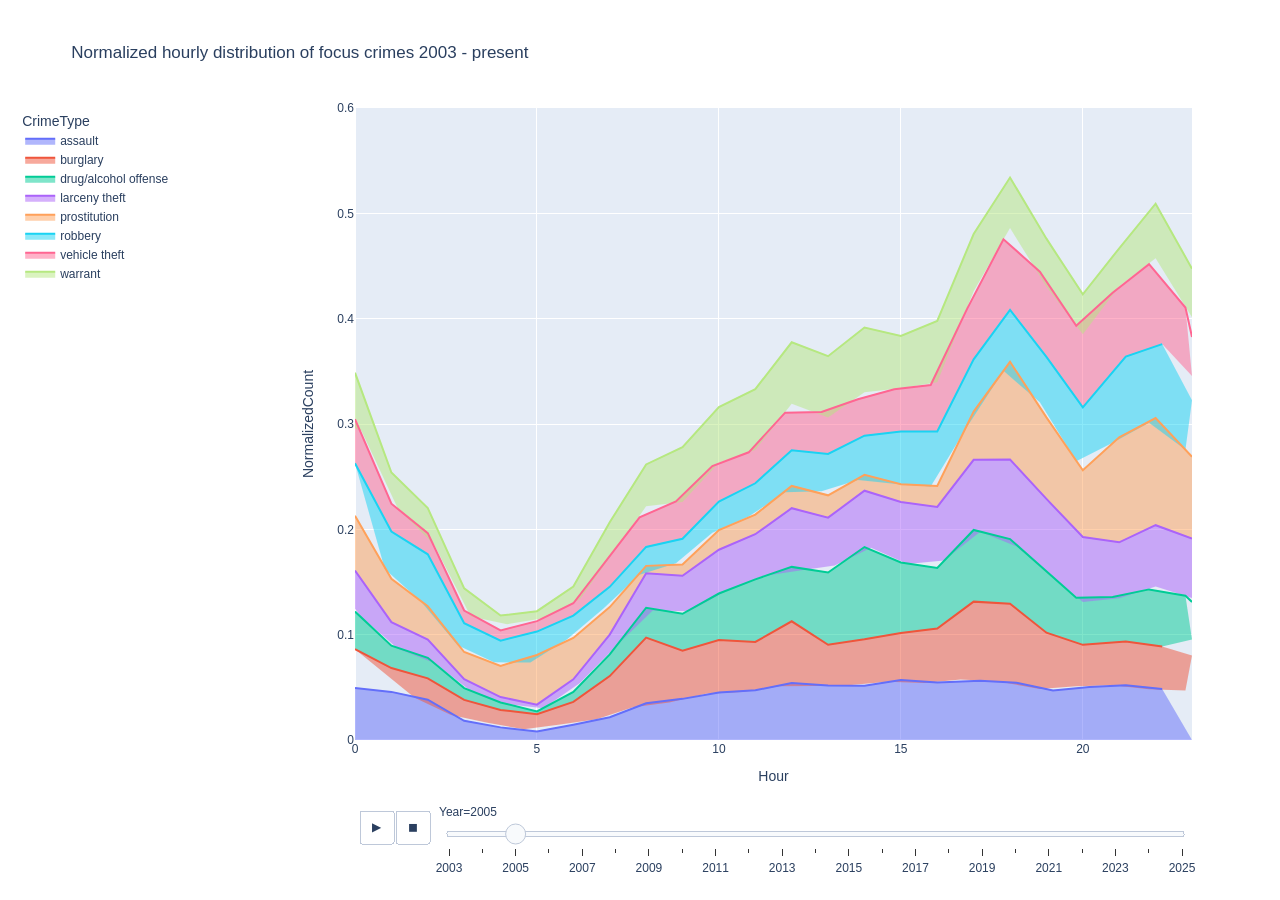
<file: hourly_incidents_2003_to_present.html>
<html>
<head><meta charset="utf-8" /></head>
<body>
    <div>                        <script type="text/javascript">window.PlotlyConfig = {MathJaxConfig: 'local'};</script>
        <script charset="utf-8" src="https://cdn.plot.ly/plotly-2.35.2.min.js"></script>                <div id="e97936da-2ec0-4a94-b2b0-994af1065393" class="plotly-graph-div" style="height:100%; width:100%;"></div>            <script type="text/javascript">                                    window.PLOTLYENV=window.PLOTLYENV || {};                                    if (document.getElementById("e97936da-2ec0-4a94-b2b0-994af1065393")) {                    Plotly.newPlot(                        "e97936da-2ec0-4a94-b2b0-994af1065393",                        [{"fillpattern":{"shape":""},"hovertemplate":"CrimeType=assault\u003cbr\u003eYear=2003\u003cbr\u003eHour=%{x}\u003cbr\u003eNormalizedCount=%{y}\u003cextra\u003e\u003c\u002fextra\u003e","legendgroup":"assault","line":{"color":"#636efa"},"marker":{"symbol":"circle"},"mode":"lines","name":"assault","orientation":"v","showlegend":true,"stackgroup":"1","x":[0,1,2,3,4,5,6,7,8,9,10,11,12,13,14,15,16,17,18,19,20,21,22,23],"xaxis":"x","y":[0.043432757718472007,0.040607012035583465,0.040188383045525904,0.018419675562532704,0.010151753008895866,0.00858189429618001,0.012454212454212455,0.017687074829931974,0.034013605442176874,0.03683935112506541,0.05013082155939299,0.044165358451072737,0.05818942961800105,0.05096807953950811,0.05410779696493982,0.06206174777603349,0.05672422815279958,0.06164311878597593,0.05452642595499738,0.04803767660910518,0.04856096284667713,0.05484039769754055,0.04803767660910518,0.0456305599162742],"yaxis":"y","type":"scatter"},{"fillpattern":{"shape":""},"hovertemplate":"CrimeType=burglary\u003cbr\u003eYear=2003\u003cbr\u003eHour=%{x}\u003cbr\u003eNormalizedCount=%{y}\u003cextra\u003e\u003c\u002fextra\u003e","legendgroup":"burglary","line":{"color":"#EF553B"},"marker":{"symbol":"circle"},"mode":"lines","name":"burglary","orientation":"v","showlegend":true,"stackgroup":"1","x":[0,1,2,3,4,5,6,7,8,9,10,11,12,13,14,15,16,17,18,19,20,21,22,23],"xaxis":"x","y":[0.034711039541957416,0.01932367149758454,0.017713365539452495,0.017355519770978708,0.01825013419216318,0.018071211307926285,0.020755054571479692,0.03900518876364287,0.06065485775630703,0.051171944891751656,0.04490964394346037,0.050098407586330294,0.0586867060297012,0.04168903202719628,0.03757380568974772,0.054571479692252636,0.05492932546072643,0.07085346215780998,0.08140991232778673,0.05045625335480408,0.03972088030059045,0.043299337985328326,0.0381105743424584,0.03667919126856325],"yaxis":"y","type":"scatter"},{"fillpattern":{"shape":""},"hovertemplate":"CrimeType=drug\u002falcohol offense\u003cbr\u003eYear=2003\u003cbr\u003eHour=%{x}\u003cbr\u003eNormalizedCount=%{y}\u003cextra\u003e\u003c\u002fextra\u003e","legendgroup":"drug\u002falcohol offense","line":{"color":"#00cc96"},"marker":{"symbol":"circle"},"mode":"lines","name":"drug\u002falcohol offense","orientation":"v","showlegend":true,"stackgroup":"1","x":[0,1,2,3,4,5,6,7,8,9,10,11,12,13,14,15,16,17,18,19,20,21,22,23],"xaxis":"x","y":[0.04215456674473068,0.02138953942232631,0.02310694769711163,0.014363778298204528,0.007650273224043716,0.002966432474629196,0.007338017174082748,0.016705698672911787,0.03278688524590164,0.04355971896955504,0.03856362217017955,0.05542544886807182,0.054800936768149885,0.0702576112412178,0.08103044496487119,0.053239656518345044,0.04839968774395004,0.061046057767369245,0.073224043715847,0.07338017174082748,0.04402810304449649,0.03700234192037471,0.05120999219359875,0.046370023419203744],"yaxis":"y","type":"scatter"},{"fillpattern":{"shape":""},"hovertemplate":"CrimeType=larceny theft\u003cbr\u003eYear=2003\u003cbr\u003eHour=%{x}\u003cbr\u003eNormalizedCount=%{y}\u003cextra\u003e\u003c\u002fextra\u003e","legendgroup":"larceny theft","line":{"color":"#ab63fa"},"marker":{"symbol":"circle"},"mode":"lines","name":"larceny theft","orientation":"v","showlegend":true,"stackgroup":"1","x":[0,1,2,3,4,5,6,7,8,9,10,11,12,13,14,15,16,17,18,19,20,21,22,23],"xaxis":"x","y":[0.033348083189187014,0.020193893559676577,0.014843718572750311,0.008447644716199364,0.005430628746128163,0.0051892674685224665,0.010901484371857275,0.018866406532845246,0.03266422623597087,0.033227402550384165,0.04151413974817973,0.041313005350174986,0.061345991391447766,0.05193290156482561,0.05434651434088258,0.060139185003419283,0.06452391487992276,0.06939136731163764,0.07647129812140473,0.06774206524799871,0.058851924856188904,0.0563176314413291,0.05764511846816042,0.055352186330906314],"yaxis":"y","type":"scatter"},{"fillpattern":{"shape":""},"hovertemplate":"CrimeType=prostitution\u003cbr\u003eYear=2003\u003cbr\u003eHour=%{x}\u003cbr\u003eNormalizedCount=%{y}\u003cextra\u003e\u003c\u002fextra\u003e","legendgroup":"prostitution","line":{"color":"#FFA15A"},"marker":{"symbol":"circle"},"mode":"lines","name":"prostitution","orientation":"v","showlegend":true,"stackgroup":"1","x":[0,1,2,3,4,5,6,7,8,9,10,11,12,13,14,15,16,17,18,19,20,21,22,23],"xaxis":"x","y":[0.030139103554868624,0.013910355486862442,0.01777434312210201,0.020865533230293665,0.010046367851622875,0.03863987635239567,0.03632148377125193,0.01622874806800618,0.0038639876352395673,0.005409582689335394,0.00463678516228748,0.005409582689335394,0.019319938176197836,0.019319938176197836,0.010046367851622875,0.010819165378670788,0.0077279752704791345,0.05795981452859351,0.14760432766615147,0.10741885625965997,0.10046367851622875,0.14064914992272023,0.12210200927357033,0.05332302936630603],"yaxis":"y","type":"scatter"},{"fillpattern":{"shape":""},"hovertemplate":"CrimeType=robbery\u003cbr\u003eYear=2003\u003cbr\u003eHour=%{x}\u003cbr\u003eNormalizedCount=%{y}\u003cextra\u003e\u003c\u002fextra\u003e","legendgroup":"robbery","line":{"color":"#19d3f3"},"marker":{"symbol":"circle"},"mode":"lines","name":"robbery","orientation":"v","showlegend":true,"stackgroup":"1","x":[0,1,2,3,4,5,6,7,8,9,10,11,12,13,14,15,16,17,18,19,20,21,22,23],"xaxis":"x","y":[0.05694595574900254,0.0420747188973522,0.048603554588320635,0.035183170112441056,0.023939064200217627,0.01922379397896264,0.023939064200217627,0.01958650707290533,0.02212549873050417,0.02974247370330069,0.034457743924555674,0.02792890823358723,0.04062386652158143,0.035908596300326445,0.041349292709466814,0.04062386652158143,0.048603554588320635,0.047515415306492566,0.0544069640914037,0.05368153790351832,0.06420021762785637,0.062023939064200215,0.06492564381574174,0.06238665215814291],"yaxis":"y","type":"scatter"},{"fillpattern":{"shape":""},"hovertemplate":"CrimeType=vehicle theft\u003cbr\u003eYear=2003\u003cbr\u003eHour=%{x}\u003cbr\u003eNormalizedCount=%{y}\u003cextra\u003e\u003c\u002fextra\u003e","legendgroup":"vehicle theft","line":{"color":"#FF6692"},"marker":{"symbol":"circle"},"mode":"lines","name":"vehicle theft","orientation":"v","showlegend":true,"stackgroup":"1","x":[0,1,2,3,4,5,6,7,8,9,10,11,12,13,14,15,16,17,18,19,20,21,22,23],"xaxis":"x","y":[0.041108652614417145,0.03144287877023407,0.024339117270292303,0.01583789449167346,0.011761965762198673,0.010830324909747292,0.014556888319552812,0.028647956212879935,0.03796436473739374,0.03714917899149878,0.03598462792593455,0.03027832770466985,0.046698497729125425,0.031908699196459764,0.03342261558169326,0.04285547921276348,0.049493420286479566,0.06544776988470945,0.07429835798299755,0.06579713520437871,0.06579713520437871,0.06905787818795854,0.0734831722371026,0.06183766158146035],"yaxis":"y","type":"scatter"},{"fillpattern":{"shape":""},"hovertemplate":"CrimeType=warrant\u003cbr\u003eYear=2003\u003cbr\u003eHour=%{x}\u003cbr\u003eNormalizedCount=%{y}\u003cextra\u003e\u003c\u002fextra\u003e","legendgroup":"warrant","line":{"color":"#B6E880"},"marker":{"symbol":"circle"},"mode":"lines","name":"warrant","orientation":"v","showlegend":true,"stackgroup":"1","x":[0,1,2,3,4,5,6,7,8,9,10,11,12,13,14,15,16,17,18,19,20,21,22,23],"xaxis":"x","y":[0.04248672289909403,0.029209621993127148,0.02483598875351453,0.023430178069353328,0.015307716338644174,0.009215870040612308,0.015463917525773196,0.030927835051546393,0.03826929084661043,0.0443611371446423,0.05014058106841612,0.04592314901593252,0.05092158700406123,0.05732583567635114,0.057638238050609185,0.057013433302093096,0.05951265229615745,0.06201187129022181,0.055607622617931896,0.05029678225554514,0.03608247422680412,0.0387378944079975,0.05123398937831927,0.05404561074664167],"yaxis":"y","type":"scatter"}],                        {"template":{"data":{"histogram2dcontour":[{"type":"histogram2dcontour","colorbar":{"outlinewidth":0,"ticks":""},"colorscale":[[0.0,"#0d0887"],[0.1111111111111111,"#46039f"],[0.2222222222222222,"#7201a8"],[0.3333333333333333,"#9c179e"],[0.4444444444444444,"#bd3786"],[0.5555555555555556,"#d8576b"],[0.6666666666666666,"#ed7953"],[0.7777777777777778,"#fb9f3a"],[0.8888888888888888,"#fdca26"],[1.0,"#f0f921"]]}],"choropleth":[{"type":"choropleth","colorbar":{"outlinewidth":0,"ticks":""}}],"histogram2d":[{"type":"histogram2d","colorbar":{"outlinewidth":0,"ticks":""},"colorscale":[[0.0,"#0d0887"],[0.1111111111111111,"#46039f"],[0.2222222222222222,"#7201a8"],[0.3333333333333333,"#9c179e"],[0.4444444444444444,"#bd3786"],[0.5555555555555556,"#d8576b"],[0.6666666666666666,"#ed7953"],[0.7777777777777778,"#fb9f3a"],[0.8888888888888888,"#fdca26"],[1.0,"#f0f921"]]}],"heatmap":[{"type":"heatmap","colorbar":{"outlinewidth":0,"ticks":""},"colorscale":[[0.0,"#0d0887"],[0.1111111111111111,"#46039f"],[0.2222222222222222,"#7201a8"],[0.3333333333333333,"#9c179e"],[0.4444444444444444,"#bd3786"],[0.5555555555555556,"#d8576b"],[0.6666666666666666,"#ed7953"],[0.7777777777777778,"#fb9f3a"],[0.8888888888888888,"#fdca26"],[1.0,"#f0f921"]]}],"heatmapgl":[{"type":"heatmapgl","colorbar":{"outlinewidth":0,"ticks":""},"colorscale":[[0.0,"#0d0887"],[0.1111111111111111,"#46039f"],[0.2222222222222222,"#7201a8"],[0.3333333333333333,"#9c179e"],[0.4444444444444444,"#bd3786"],[0.5555555555555556,"#d8576b"],[0.6666666666666666,"#ed7953"],[0.7777777777777778,"#fb9f3a"],[0.8888888888888888,"#fdca26"],[1.0,"#f0f921"]]}],"contourcarpet":[{"type":"contourcarpet","colorbar":{"outlinewidth":0,"ticks":""}}],"contour":[{"type":"contour","colorbar":{"outlinewidth":0,"ticks":""},"colorscale":[[0.0,"#0d0887"],[0.1111111111111111,"#46039f"],[0.2222222222222222,"#7201a8"],[0.3333333333333333,"#9c179e"],[0.4444444444444444,"#bd3786"],[0.5555555555555556,"#d8576b"],[0.6666666666666666,"#ed7953"],[0.7777777777777778,"#fb9f3a"],[0.8888888888888888,"#fdca26"],[1.0,"#f0f921"]]}],"surface":[{"type":"surface","colorbar":{"outlinewidth":0,"ticks":""},"colorscale":[[0.0,"#0d0887"],[0.1111111111111111,"#46039f"],[0.2222222222222222,"#7201a8"],[0.3333333333333333,"#9c179e"],[0.4444444444444444,"#bd3786"],[0.5555555555555556,"#d8576b"],[0.6666666666666666,"#ed7953"],[0.7777777777777778,"#fb9f3a"],[0.8888888888888888,"#fdca26"],[1.0,"#f0f921"]]}],"mesh3d":[{"type":"mesh3d","colorbar":{"outlinewidth":0,"ticks":""}}],"scatter":[{"fillpattern":{"fillmode":"overlay","size":10,"solidity":0.2},"type":"scatter"}],"parcoords":[{"type":"parcoords","line":{"colorbar":{"outlinewidth":0,"ticks":""}}}],"scatterpolargl":[{"type":"scatterpolargl","marker":{"colorbar":{"outlinewidth":0,"ticks":""}}}],"bar":[{"error_x":{"color":"#2a3f5f"},"error_y":{"color":"#2a3f5f"},"marker":{"line":{"color":"#E5ECF6","width":0.5},"pattern":{"fillmode":"overlay","size":10,"solidity":0.2}},"type":"bar"}],"scattergeo":[{"type":"scattergeo","marker":{"colorbar":{"outlinewidth":0,"ticks":""}}}],"scatterpolar":[{"type":"scatterpolar","marker":{"colorbar":{"outlinewidth":0,"ticks":""}}}],"histogram":[{"marker":{"pattern":{"fillmode":"overlay","size":10,"solidity":0.2}},"type":"histogram"}],"scattergl":[{"type":"scattergl","marker":{"colorbar":{"outlinewidth":0,"ticks":""}}}],"scatter3d":[{"type":"scatter3d","line":{"colorbar":{"outlinewidth":0,"ticks":""}},"marker":{"colorbar":{"outlinewidth":0,"ticks":""}}}],"scattermapbox":[{"type":"scattermapbox","marker":{"colorbar":{"outlinewidth":0,"ticks":""}}}],"scatterternary":[{"type":"scatterternary","marker":{"colorbar":{"outlinewidth":0,"ticks":""}}}],"scattercarpet":[{"type":"scattercarpet","marker":{"colorbar":{"outlinewidth":0,"ticks":""}}}],"carpet":[{"aaxis":{"endlinecolor":"#2a3f5f","gridcolor":"white","linecolor":"white","minorgridcolor":"white","startlinecolor":"#2a3f5f"},"baxis":{"endlinecolor":"#2a3f5f","gridcolor":"white","linecolor":"white","minorgridcolor":"white","startlinecolor":"#2a3f5f"},"type":"carpet"}],"table":[{"cells":{"fill":{"color":"#EBF0F8"},"line":{"color":"white"}},"header":{"fill":{"color":"#C8D4E3"},"line":{"color":"white"}},"type":"table"}],"barpolar":[{"marker":{"line":{"color":"#E5ECF6","width":0.5},"pattern":{"fillmode":"overlay","size":10,"solidity":0.2}},"type":"barpolar"}],"pie":[{"automargin":true,"type":"pie"}]},"layout":{"autotypenumbers":"strict","colorway":["#636efa","#EF553B","#00cc96","#ab63fa","#FFA15A","#19d3f3","#FF6692","#B6E880","#FF97FF","#FECB52"],"font":{"color":"#2a3f5f"},"hovermode":"closest","hoverlabel":{"align":"left"},"paper_bgcolor":"white","plot_bgcolor":"#E5ECF6","polar":{"bgcolor":"#E5ECF6","angularaxis":{"gridcolor":"white","linecolor":"white","ticks":""},"radialaxis":{"gridcolor":"white","linecolor":"white","ticks":""}},"ternary":{"bgcolor":"#E5ECF6","aaxis":{"gridcolor":"white","linecolor":"white","ticks":""},"baxis":{"gridcolor":"white","linecolor":"white","ticks":""},"caxis":{"gridcolor":"white","linecolor":"white","ticks":""}},"coloraxis":{"colorbar":{"outlinewidth":0,"ticks":""}},"colorscale":{"sequential":[[0.0,"#0d0887"],[0.1111111111111111,"#46039f"],[0.2222222222222222,"#7201a8"],[0.3333333333333333,"#9c179e"],[0.4444444444444444,"#bd3786"],[0.5555555555555556,"#d8576b"],[0.6666666666666666,"#ed7953"],[0.7777777777777778,"#fb9f3a"],[0.8888888888888888,"#fdca26"],[1.0,"#f0f921"]],"sequentialminus":[[0.0,"#0d0887"],[0.1111111111111111,"#46039f"],[0.2222222222222222,"#7201a8"],[0.3333333333333333,"#9c179e"],[0.4444444444444444,"#bd3786"],[0.5555555555555556,"#d8576b"],[0.6666666666666666,"#ed7953"],[0.7777777777777778,"#fb9f3a"],[0.8888888888888888,"#fdca26"],[1.0,"#f0f921"]],"diverging":[[0,"#8e0152"],[0.1,"#c51b7d"],[0.2,"#de77ae"],[0.3,"#f1b6da"],[0.4,"#fde0ef"],[0.5,"#f7f7f7"],[0.6,"#e6f5d0"],[0.7,"#b8e186"],[0.8,"#7fbc41"],[0.9,"#4d9221"],[1,"#276419"]]},"xaxis":{"gridcolor":"white","linecolor":"white","ticks":"","title":{"standoff":15},"zerolinecolor":"white","automargin":true,"zerolinewidth":2},"yaxis":{"gridcolor":"white","linecolor":"white","ticks":"","title":{"standoff":15},"zerolinecolor":"white","automargin":true,"zerolinewidth":2},"scene":{"xaxis":{"backgroundcolor":"#E5ECF6","gridcolor":"white","linecolor":"white","showbackground":true,"ticks":"","zerolinecolor":"white","gridwidth":2},"yaxis":{"backgroundcolor":"#E5ECF6","gridcolor":"white","linecolor":"white","showbackground":true,"ticks":"","zerolinecolor":"white","gridwidth":2},"zaxis":{"backgroundcolor":"#E5ECF6","gridcolor":"white","linecolor":"white","showbackground":true,"ticks":"","zerolinecolor":"white","gridwidth":2}},"shapedefaults":{"line":{"color":"#2a3f5f"}},"annotationdefaults":{"arrowcolor":"#2a3f5f","arrowhead":0,"arrowwidth":1},"geo":{"bgcolor":"white","landcolor":"#E5ECF6","subunitcolor":"white","showland":true,"showlakes":true,"lakecolor":"white"},"title":{"x":0.05},"mapbox":{"style":"light"}}},"xaxis":{"anchor":"y","domain":[0.0,1.0],"title":{"text":"Hour"}},"yaxis":{"anchor":"x","domain":[0.0,1.0],"title":{"text":"NormalizedCount"},"range":[0,0.6]},"legend":{"title":{"text":"CrimeType"},"tracegroupgap":0,"x":-0.4},"title":{"text":"Normalized hourly distribution of focus crimes 2003 - present"},"updatemenus":[{"buttons":[{"args":[null,{"frame":{"duration":500,"redraw":false},"mode":"immediate","fromcurrent":true,"transition":{"duration":500,"easing":"linear"}}],"label":"&#9654;","method":"animate"},{"args":[[null],{"frame":{"duration":0,"redraw":false},"mode":"immediate","fromcurrent":true,"transition":{"duration":0,"easing":"linear"}}],"label":"&#9724;","method":"animate"}],"direction":"left","pad":{"r":10,"t":70},"showactive":false,"type":"buttons","x":0.1,"xanchor":"right","y":0,"yanchor":"top"}],"sliders":[{"active":0,"currentvalue":{"prefix":"Year="},"len":0.9,"pad":{"b":10,"t":60},"steps":[{"args":[["2003"],{"frame":{"duration":0,"redraw":false},"mode":"immediate","fromcurrent":true,"transition":{"duration":0,"easing":"linear"}}],"label":"2003","method":"animate"},{"args":[["2004"],{"frame":{"duration":0,"redraw":false},"mode":"immediate","fromcurrent":true,"transition":{"duration":0,"easing":"linear"}}],"label":"2004","method":"animate"},{"args":[["2005"],{"frame":{"duration":0,"redraw":false},"mode":"immediate","fromcurrent":true,"transition":{"duration":0,"easing":"linear"}}],"label":"2005","method":"animate"},{"args":[["2006"],{"frame":{"duration":0,"redraw":false},"mode":"immediate","fromcurrent":true,"transition":{"duration":0,"easing":"linear"}}],"label":"2006","method":"animate"},{"args":[["2007"],{"frame":{"duration":0,"redraw":false},"mode":"immediate","fromcurrent":true,"transition":{"duration":0,"easing":"linear"}}],"label":"2007","method":"animate"},{"args":[["2008"],{"frame":{"duration":0,"redraw":false},"mode":"immediate","fromcurrent":true,"transition":{"duration":0,"easing":"linear"}}],"label":"2008","method":"animate"},{"args":[["2009"],{"frame":{"duration":0,"redraw":false},"mode":"immediate","fromcurrent":true,"transition":{"duration":0,"easing":"linear"}}],"label":"2009","method":"animate"},{"args":[["2010"],{"frame":{"duration":0,"redraw":false},"mode":"immediate","fromcurrent":true,"transition":{"duration":0,"easing":"linear"}}],"label":"2010","method":"animate"},{"args":[["2011"],{"frame":{"duration":0,"redraw":false},"mode":"immediate","fromcurrent":true,"transition":{"duration":0,"easing":"linear"}}],"label":"2011","method":"animate"},{"args":[["2012"],{"frame":{"duration":0,"redraw":false},"mode":"immediate","fromcurrent":true,"transition":{"duration":0,"easing":"linear"}}],"label":"2012","method":"animate"},{"args":[["2013"],{"frame":{"duration":0,"redraw":false},"mode":"immediate","fromcurrent":true,"transition":{"duration":0,"easing":"linear"}}],"label":"2013","method":"animate"},{"args":[["2014"],{"frame":{"duration":0,"redraw":false},"mode":"immediate","fromcurrent":true,"transition":{"duration":0,"easing":"linear"}}],"label":"2014","method":"animate"},{"args":[["2015"],{"frame":{"duration":0,"redraw":false},"mode":"immediate","fromcurrent":true,"transition":{"duration":0,"easing":"linear"}}],"label":"2015","method":"animate"},{"args":[["2016"],{"frame":{"duration":0,"redraw":false},"mode":"immediate","fromcurrent":true,"transition":{"duration":0,"easing":"linear"}}],"label":"2016","method":"animate"},{"args":[["2017"],{"frame":{"duration":0,"redraw":false},"mode":"immediate","fromcurrent":true,"transition":{"duration":0,"easing":"linear"}}],"label":"2017","method":"animate"},{"args":[["2018"],{"frame":{"duration":0,"redraw":false},"mode":"immediate","fromcurrent":true,"transition":{"duration":0,"easing":"linear"}}],"label":"2018","method":"animate"},{"args":[["2019"],{"frame":{"duration":0,"redraw":false},"mode":"immediate","fromcurrent":true,"transition":{"duration":0,"easing":"linear"}}],"label":"2019","method":"animate"},{"args":[["2020"],{"frame":{"duration":0,"redraw":false},"mode":"immediate","fromcurrent":true,"transition":{"duration":0,"easing":"linear"}}],"label":"2020","method":"animate"},{"args":[["2021"],{"frame":{"duration":0,"redraw":false},"mode":"immediate","fromcurrent":true,"transition":{"duration":0,"easing":"linear"}}],"label":"2021","method":"animate"},{"args":[["2022"],{"frame":{"duration":0,"redraw":false},"mode":"immediate","fromcurrent":true,"transition":{"duration":0,"easing":"linear"}}],"label":"2022","method":"animate"},{"args":[["2023"],{"frame":{"duration":0,"redraw":false},"mode":"immediate","fromcurrent":true,"transition":{"duration":0,"easing":"linear"}}],"label":"2023","method":"animate"},{"args":[["2024"],{"frame":{"duration":0,"redraw":false},"mode":"immediate","fromcurrent":true,"transition":{"duration":0,"easing":"linear"}}],"label":"2024","method":"animate"},{"args":[["2025"],{"frame":{"duration":0,"redraw":false},"mode":"immediate","fromcurrent":true,"transition":{"duration":0,"easing":"linear"}}],"label":"2025","method":"animate"}],"x":0.1,"xanchor":"left","y":0,"yanchor":"top"}],"barmode":"overlay"},                        {"responsive": true}                    ).then(function(){
                            Plotly.addFrames('e97936da-2ec0-4a94-b2b0-994af1065393', [{"data":[{"fillpattern":{"shape":""},"hovertemplate":"CrimeType=assault\u003cbr\u003eYear=2003\u003cbr\u003eHour=%{x}\u003cbr\u003eNormalizedCount=%{y}\u003cextra\u003e\u003c\u002fextra\u003e","legendgroup":"assault","line":{"color":"#636efa"},"marker":{"symbol":"circle"},"mode":"lines","name":"assault","orientation":"v","showlegend":true,"stackgroup":"1","x":[0,1,2,3,4,5,6,7,8,9,10,11,12,13,14,15,16,17,18,19,20,21,22,23],"xaxis":"x","y":[0.043432757718472007,0.040607012035583465,0.040188383045525904,0.018419675562532704,0.010151753008895866,0.00858189429618001,0.012454212454212455,0.017687074829931974,0.034013605442176874,0.03683935112506541,0.05013082155939299,0.044165358451072737,0.05818942961800105,0.05096807953950811,0.05410779696493982,0.06206174777603349,0.05672422815279958,0.06164311878597593,0.05452642595499738,0.04803767660910518,0.04856096284667713,0.05484039769754055,0.04803767660910518,0.0456305599162742],"yaxis":"y","type":"scatter"},{"fillpattern":{"shape":""},"hovertemplate":"CrimeType=burglary\u003cbr\u003eYear=2003\u003cbr\u003eHour=%{x}\u003cbr\u003eNormalizedCount=%{y}\u003cextra\u003e\u003c\u002fextra\u003e","legendgroup":"burglary","line":{"color":"#EF553B"},"marker":{"symbol":"circle"},"mode":"lines","name":"burglary","orientation":"v","showlegend":true,"stackgroup":"1","x":[0,1,2,3,4,5,6,7,8,9,10,11,12,13,14,15,16,17,18,19,20,21,22,23],"xaxis":"x","y":[0.034711039541957416,0.01932367149758454,0.017713365539452495,0.017355519770978708,0.01825013419216318,0.018071211307926285,0.020755054571479692,0.03900518876364287,0.06065485775630703,0.051171944891751656,0.04490964394346037,0.050098407586330294,0.0586867060297012,0.04168903202719628,0.03757380568974772,0.054571479692252636,0.05492932546072643,0.07085346215780998,0.08140991232778673,0.05045625335480408,0.03972088030059045,0.043299337985328326,0.0381105743424584,0.03667919126856325],"yaxis":"y","type":"scatter"},{"fillpattern":{"shape":""},"hovertemplate":"CrimeType=drug\u002falcohol offense\u003cbr\u003eYear=2003\u003cbr\u003eHour=%{x}\u003cbr\u003eNormalizedCount=%{y}\u003cextra\u003e\u003c\u002fextra\u003e","legendgroup":"drug\u002falcohol offense","line":{"color":"#00cc96"},"marker":{"symbol":"circle"},"mode":"lines","name":"drug\u002falcohol offense","orientation":"v","showlegend":true,"stackgroup":"1","x":[0,1,2,3,4,5,6,7,8,9,10,11,12,13,14,15,16,17,18,19,20,21,22,23],"xaxis":"x","y":[0.04215456674473068,0.02138953942232631,0.02310694769711163,0.014363778298204528,0.007650273224043716,0.002966432474629196,0.007338017174082748,0.016705698672911787,0.03278688524590164,0.04355971896955504,0.03856362217017955,0.05542544886807182,0.054800936768149885,0.0702576112412178,0.08103044496487119,0.053239656518345044,0.04839968774395004,0.061046057767369245,0.073224043715847,0.07338017174082748,0.04402810304449649,0.03700234192037471,0.05120999219359875,0.046370023419203744],"yaxis":"y","type":"scatter"},{"fillpattern":{"shape":""},"hovertemplate":"CrimeType=larceny theft\u003cbr\u003eYear=2003\u003cbr\u003eHour=%{x}\u003cbr\u003eNormalizedCount=%{y}\u003cextra\u003e\u003c\u002fextra\u003e","legendgroup":"larceny theft","line":{"color":"#ab63fa"},"marker":{"symbol":"circle"},"mode":"lines","name":"larceny theft","orientation":"v","showlegend":true,"stackgroup":"1","x":[0,1,2,3,4,5,6,7,8,9,10,11,12,13,14,15,16,17,18,19,20,21,22,23],"xaxis":"x","y":[0.033348083189187014,0.020193893559676577,0.014843718572750311,0.008447644716199364,0.005430628746128163,0.0051892674685224665,0.010901484371857275,0.018866406532845246,0.03266422623597087,0.033227402550384165,0.04151413974817973,0.041313005350174986,0.061345991391447766,0.05193290156482561,0.05434651434088258,0.060139185003419283,0.06452391487992276,0.06939136731163764,0.07647129812140473,0.06774206524799871,0.058851924856188904,0.0563176314413291,0.05764511846816042,0.055352186330906314],"yaxis":"y","type":"scatter"},{"fillpattern":{"shape":""},"hovertemplate":"CrimeType=prostitution\u003cbr\u003eYear=2003\u003cbr\u003eHour=%{x}\u003cbr\u003eNormalizedCount=%{y}\u003cextra\u003e\u003c\u002fextra\u003e","legendgroup":"prostitution","line":{"color":"#FFA15A"},"marker":{"symbol":"circle"},"mode":"lines","name":"prostitution","orientation":"v","showlegend":true,"stackgroup":"1","x":[0,1,2,3,4,5,6,7,8,9,10,11,12,13,14,15,16,17,18,19,20,21,22,23],"xaxis":"x","y":[0.030139103554868624,0.013910355486862442,0.01777434312210201,0.020865533230293665,0.010046367851622875,0.03863987635239567,0.03632148377125193,0.01622874806800618,0.0038639876352395673,0.005409582689335394,0.00463678516228748,0.005409582689335394,0.019319938176197836,0.019319938176197836,0.010046367851622875,0.010819165378670788,0.0077279752704791345,0.05795981452859351,0.14760432766615147,0.10741885625965997,0.10046367851622875,0.14064914992272023,0.12210200927357033,0.05332302936630603],"yaxis":"y","type":"scatter"},{"fillpattern":{"shape":""},"hovertemplate":"CrimeType=robbery\u003cbr\u003eYear=2003\u003cbr\u003eHour=%{x}\u003cbr\u003eNormalizedCount=%{y}\u003cextra\u003e\u003c\u002fextra\u003e","legendgroup":"robbery","line":{"color":"#19d3f3"},"marker":{"symbol":"circle"},"mode":"lines","name":"robbery","orientation":"v","showlegend":true,"stackgroup":"1","x":[0,1,2,3,4,5,6,7,8,9,10,11,12,13,14,15,16,17,18,19,20,21,22,23],"xaxis":"x","y":[0.05694595574900254,0.0420747188973522,0.048603554588320635,0.035183170112441056,0.023939064200217627,0.01922379397896264,0.023939064200217627,0.01958650707290533,0.02212549873050417,0.02974247370330069,0.034457743924555674,0.02792890823358723,0.04062386652158143,0.035908596300326445,0.041349292709466814,0.04062386652158143,0.048603554588320635,0.047515415306492566,0.0544069640914037,0.05368153790351832,0.06420021762785637,0.062023939064200215,0.06492564381574174,0.06238665215814291],"yaxis":"y","type":"scatter"},{"fillpattern":{"shape":""},"hovertemplate":"CrimeType=vehicle theft\u003cbr\u003eYear=2003\u003cbr\u003eHour=%{x}\u003cbr\u003eNormalizedCount=%{y}\u003cextra\u003e\u003c\u002fextra\u003e","legendgroup":"vehicle theft","line":{"color":"#FF6692"},"marker":{"symbol":"circle"},"mode":"lines","name":"vehicle theft","orientation":"v","showlegend":true,"stackgroup":"1","x":[0,1,2,3,4,5,6,7,8,9,10,11,12,13,14,15,16,17,18,19,20,21,22,23],"xaxis":"x","y":[0.041108652614417145,0.03144287877023407,0.024339117270292303,0.01583789449167346,0.011761965762198673,0.010830324909747292,0.014556888319552812,0.028647956212879935,0.03796436473739374,0.03714917899149878,0.03598462792593455,0.03027832770466985,0.046698497729125425,0.031908699196459764,0.03342261558169326,0.04285547921276348,0.049493420286479566,0.06544776988470945,0.07429835798299755,0.06579713520437871,0.06579713520437871,0.06905787818795854,0.0734831722371026,0.06183766158146035],"yaxis":"y","type":"scatter"},{"fillpattern":{"shape":""},"hovertemplate":"CrimeType=warrant\u003cbr\u003eYear=2003\u003cbr\u003eHour=%{x}\u003cbr\u003eNormalizedCount=%{y}\u003cextra\u003e\u003c\u002fextra\u003e","legendgroup":"warrant","line":{"color":"#B6E880"},"marker":{"symbol":"circle"},"mode":"lines","name":"warrant","orientation":"v","showlegend":true,"stackgroup":"1","x":[0,1,2,3,4,5,6,7,8,9,10,11,12,13,14,15,16,17,18,19,20,21,22,23],"xaxis":"x","y":[0.04248672289909403,0.029209621993127148,0.02483598875351453,0.023430178069353328,0.015307716338644174,0.009215870040612308,0.015463917525773196,0.030927835051546393,0.03826929084661043,0.0443611371446423,0.05014058106841612,0.04592314901593252,0.05092158700406123,0.05732583567635114,0.057638238050609185,0.057013433302093096,0.05951265229615745,0.06201187129022181,0.055607622617931896,0.05029678225554514,0.03608247422680412,0.0387378944079975,0.05123398937831927,0.05404561074664167],"yaxis":"y","type":"scatter"}],"name":"2003"},{"data":[{"fillpattern":{"shape":""},"hovertemplate":"CrimeType=assault\u003cbr\u003eYear=2004\u003cbr\u003eHour=%{x}\u003cbr\u003eNormalizedCount=%{y}\u003cextra\u003e\u003c\u002fextra\u003e","legendgroup":"assault","line":{"color":"#636efa"},"marker":{"symbol":"circle"},"mode":"lines","name":"assault","orientation":"v","showlegend":true,"stackgroup":"1","x":[0,1,2,3,4,5,6,7,8,9,10,11,12,13,14,15,16,17,18,19,20,21,22,23],"xaxis":"x","y":[0.04929043440580652,0.04484887877803055,0.03802404939876503,0.017982883761239302,0.011483046257176903,0.008016466255010292,0.014732965009208104,0.022099447513812154,0.034882461271801536,0.0391073556494421,0.04593218502870761,0.04712382190445239,0.052973675658108545,0.0522153612826346,0.050590401906619,0.05633192503520745,0.0538403206586502,0.0570902394106814,0.055248618784530384,0.047557144404723216,0.051132055031957536,0.05351532878344708,0.048532120030332575,0.047448813779655506],"yaxis":"y","type":"scatter"},{"fillpattern":{"shape":""},"hovertemplate":"CrimeType=burglary\u003cbr\u003eYear=2004\u003cbr\u003eHour=%{x}\u003cbr\u003eNormalizedCount=%{y}\u003cextra\u003e\u003c\u002fextra\u003e","legendgroup":"burglary","line":{"color":"#EF553B"},"marker":{"symbol":"circle"},"mode":"lines","name":"burglary","orientation":"v","showlegend":true,"stackgroup":"1","x":[0,1,2,3,4,5,6,7,8,9,10,11,12,13,14,15,16,17,18,19,20,21,22,23],"xaxis":"x","y":[0.03620634412047421,0.022909323934636336,0.02018583787247677,0.019545017622556872,0.016661326497917333,0.016340916372957384,0.02226850368471644,0.03860942005767382,0.061839154117270104,0.04533803268183274,0.04950336430631208,0.04694008330663249,0.059115668055110544,0.039090035245113744,0.04597885293175264,0.043735982057033,0.050464594681191924,0.07401473886574816,0.0743351489907081,0.05479013136815123,0.039570650432553665,0.04133290611983339,0.04117270105735341,0.040051265619993594],"yaxis":"y","type":"scatter"},{"fillpattern":{"shape":""},"hovertemplate":"CrimeType=drug\u002falcohol offense\u003cbr\u003eYear=2004\u003cbr\u003eHour=%{x}\u003cbr\u003eNormalizedCount=%{y}\u003cextra\u003e\u003c\u002fextra\u003e","legendgroup":"drug\u002falcohol offense","line":{"color":"#00cc96"},"marker":{"symbol":"circle"},"mode":"lines","name":"drug\u002falcohol offense","orientation":"v","showlegend":true,"stackgroup":"1","x":[0,1,2,3,4,5,6,7,8,9,10,11,12,13,14,15,16,17,18,19,20,21,22,23],"xaxis":"x","y":[0.03587443946188341,0.020565950208752126,0.019638162981289623,0.011133446729550023,0.007113035410545848,0.002628730477810422,0.009123241070047935,0.01855574454925004,0.026905829596412557,0.035410545848152154,0.04484304932735426,0.05999690737590846,0.05288387196536261,0.07159424771918974,0.08767589299520644,0.06726457399103139,0.05829596412556054,0.06695531158187722,0.05999690737590846,0.05783207051182929,0.03943095716715633,0.04128653162208134,0.0567496520797897,0.0482449358280501],"yaxis":"y","type":"scatter"},{"fillpattern":{"shape":""},"hovertemplate":"CrimeType=larceny theft\u003cbr\u003eYear=2004\u003cbr\u003eHour=%{x}\u003cbr\u003eNormalizedCount=%{y}\u003cextra\u003e\u003c\u002fextra\u003e","legendgroup":"larceny theft","line":{"color":"#ab63fa"},"marker":{"symbol":"circle"},"mode":"lines","name":"larceny theft","orientation":"v","showlegend":true,"stackgroup":"1","x":[0,1,2,3,4,5,6,7,8,9,10,11,12,13,14,15,16,17,18,19,20,21,22,23],"xaxis":"x","y":[0.03829971806549556,0.02194751680763392,0.017263066579917587,0.007980915202775971,0.004727824766861852,0.006376057254391672,0.01184124918672739,0.018260680980264586,0.03205378442854045,0.03595749295163739,0.04194317935371936,0.04285404467577532,0.05517241379310345,0.05209282151377142,0.054218173931901974,0.05881587508132726,0.05907612231620039,0.06688353936239427,0.07620906527868142,0.06909564085881588,0.06154847104749512,0.05252656690522663,0.05816525699414444,0.056690522663196706],"yaxis":"y","type":"scatter"},{"fillpattern":{"shape":""},"hovertemplate":"CrimeType=prostitution\u003cbr\u003eYear=2004\u003cbr\u003eHour=%{x}\u003cbr\u003eNormalizedCount=%{y}\u003cextra\u003e\u003c\u002fextra\u003e","legendgroup":"prostitution","line":{"color":"#FFA15A"},"marker":{"symbol":"circle"},"mode":"lines","name":"prostitution","orientation":"v","showlegend":true,"stackgroup":"1","x":[0,1,2,3,4,5,6,7,8,9,10,11,12,13,14,15,16,17,18,19,20,21,22,23],"xaxis":"x","y":[0.05392620624408704,0.041627246925260174,0.030274361400189215,0.023651844843897825,0.02838221381267739,0.03878902554399243,0.03216650898770104,0.026490066225165563,0.005676442762535478,0.008514664143803218,0.01892147587511826,0.019867549668874173,0.02270577105014191,0.021759697256385997,0.01608325449385052,0.017975402081362345,0.019867549668874173,0.04541154210028382,0.09176915799432356,0.08136234626300852,0.06811731315042574,0.10312204351939451,0.10406811731315042,0.07947019867549669],"yaxis":"y","type":"scatter"},{"fillpattern":{"shape":""},"hovertemplate":"CrimeType=robbery\u003cbr\u003eYear=2004\u003cbr\u003eHour=%{x}\u003cbr\u003eNormalizedCount=%{y}\u003cextra\u003e\u003c\u002fextra\u003e","legendgroup":"robbery","line":{"color":"#19d3f3"},"marker":{"symbol":"circle"},"mode":"lines","name":"robbery","orientation":"v","showlegend":true,"stackgroup":"1","x":[0,1,2,3,4,5,6,7,8,9,10,11,12,13,14,15,16,17,18,19,20,21,22,23],"xaxis":"x","y":[0.05013642564802183,0.043997271487039566,0.048772169167803546,0.02592087312414734,0.023874488403819918,0.023192360163710776,0.021487039563437928,0.019781718963165076,0.017735334242837655,0.02455661664392906,0.02762619372442019,0.02899045020463847,0.03342428376534789,0.03922237380627558,0.03547066848567531,0.05081855388813097,0.05218281036834925,0.04911323328785812,0.04945429740791269,0.05798090040927694,0.059345156889495224,0.07196452933151433,0.07946793997271487,0.06548431105047749],"yaxis":"y","type":"scatter"},{"fillpattern":{"shape":""},"hovertemplate":"CrimeType=vehicle theft\u003cbr\u003eYear=2004\u003cbr\u003eHour=%{x}\u003cbr\u003eNormalizedCount=%{y}\u003cextra\u003e\u003c\u002fextra\u003e","legendgroup":"vehicle theft","line":{"color":"#FF6692"},"marker":{"symbol":"circle"},"mode":"lines","name":"vehicle theft","orientation":"v","showlegend":true,"stackgroup":"1","x":[0,1,2,3,4,5,6,7,8,9,10,11,12,13,14,15,16,17,18,19,20,21,22,23],"xaxis":"x","y":[0.042801556420233464,0.02631578947368421,0.019762441122260905,0.01187794388695474,0.00962523039115298,0.010034814663116936,0.011263567479008805,0.02672537374564817,0.038603317632602906,0.03450747491296334,0.03614581200081917,0.03123080073725169,0.04403030923612533,0.03481466311693631,0.04187999180831456,0.04065123899242269,0.04566864632398116,0.06502150317427811,0.07761621953716977,0.06553348351423305,0.06983411836985459,0.07341798074953922,0.07444194142944911,0.06819578128199877],"yaxis":"y","type":"scatter"},{"fillpattern":{"shape":""},"hovertemplate":"CrimeType=warrant\u003cbr\u003eYear=2004\u003cbr\u003eHour=%{x}\u003cbr\u003eNormalizedCount=%{y}\u003cextra\u003e\u003c\u002fextra\u003e","legendgroup":"warrant","line":{"color":"#B6E880"},"marker":{"symbol":"circle"},"mode":"lines","name":"warrant","orientation":"v","showlegend":true,"stackgroup":"1","x":[0,1,2,3,4,5,6,7,8,9,10,11,12,13,14,15,16,17,18,19,20,21,22,23],"xaxis":"x","y":[0.04508050089445438,0.029874776386404293,0.024329159212880144,0.021288014311270125,0.014132379248658318,0.010196779964221825,0.015563506261180679,0.03398926654740608,0.03864042933810376,0.05259391771019678,0.05259391771019678,0.056171735241502686,0.05957066189624329,0.05867620751341682,0.06243291592128802,0.04883720930232558,0.05831842576028622,0.053488372093023255,0.04758497316636851,0.04561717352415027,0.03685152057245081,0.03577817531305903,0.05259391771019678,0.04579606440071556],"yaxis":"y","type":"scatter"}],"name":"2004"},{"data":[{"fillpattern":{"shape":""},"hovertemplate":"CrimeType=assault\u003cbr\u003eYear=2005\u003cbr\u003eHour=%{x}\u003cbr\u003eNormalizedCount=%{y}\u003cextra\u003e\u003c\u002fextra\u003e","legendgroup":"assault","line":{"color":"#636efa"},"marker":{"symbol":"circle"},"mode":"lines","name":"assault","orientation":"v","showlegend":true,"stackgroup":"1","x":[0,1,2,3,4,5,6,7,8,9,10,11,12,13,14,15,16,17,18,19,20,21,22,23],"xaxis":"x","y":[0.049751805054151624,0.04941335740072202,0.0391471119133574,0.019517148014440433,0.014214801444043322,0.008348375451263539,0.01365072202166065,0.01917870036101083,0.03463447653429603,0.0388086642599278,0.04185469314079422,0.04715703971119133,0.05922833935018051,0.049977436823104696,0.05561823104693141,0.05945397111913357,0.05843862815884476,0.05561823104693141,0.05212093862815884,0.050090252707581225,0.045013537906137185,0.04648014440433213,0.04490072202166065,0.047382671480144405],"yaxis":"y","type":"scatter"},{"fillpattern":{"shape":""},"hovertemplate":"CrimeType=burglary\u003cbr\u003eYear=2005\u003cbr\u003eHour=%{x}\u003cbr\u003eNormalizedCount=%{y}\u003cextra\u003e\u003c\u002fextra\u003e","legendgroup":"burglary","line":{"color":"#EF553B"},"marker":{"symbol":"circle"},"mode":"lines","name":"burglary","orientation":"v","showlegend":true,"stackgroup":"1","x":[0,1,2,3,4,5,6,7,8,9,10,11,12,13,14,15,16,17,18,19,20,21,22,23],"xaxis":"x","y":[0.03942865644993305,0.02127659574468085,0.02053265883053117,0.02097902097902098,0.01577146257997322,0.01681297425978277,0.01874721023657194,0.04136289242672221,0.06457372414819224,0.04776074988840946,0.05014134801368844,0.04136289242672221,0.056241630709715815,0.03645290879333433,0.03570897187918465,0.04954619848236869,0.054456182115756584,0.07692307692307693,0.07647671477458712,0.04969498586519863,0.04359470316917125,0.04166046719238209,0.04299955363785151,0.03749442047314388],"yaxis":"y","type":"scatter"},{"fillpattern":{"shape":""},"hovertemplate":"CrimeType=drug\u002falcohol offense\u003cbr\u003eYear=2005\u003cbr\u003eHour=%{x}\u003cbr\u003eNormalizedCount=%{y}\u003cextra\u003e\u003c\u002fextra\u003e","legendgroup":"drug\u002falcohol offense","line":{"color":"#00cc96"},"marker":{"symbol":"circle"},"mode":"lines","name":"drug\u002falcohol offense","orientation":"v","showlegend":true,"stackgroup":"1","x":[0,1,2,3,4,5,6,7,8,9,10,11,12,13,14,15,16,17,18,19,20,21,22,23],"xaxis":"x","y":[0.03540115798180314,0.024483043837882548,0.01902398676592225,0.011579818031430935,0.007444168734491315,0.002977667493796526,0.011579818031430935,0.029942100909842846,0.03523573200992556,0.033085194375516956,0.04152191894127378,0.05707196029776675,0.04598842018196857,0.05492142266335815,0.08717948717948718,0.0651778329197684,0.05359801488833747,0.07295285359801489,0.06765922249793217,0.057237386269644336,0.045822994210090985,0.03904052936311001,0.05492142266335815,0.046153846153846156],"yaxis":"y","type":"scatter"},{"fillpattern":{"shape":""},"hovertemplate":"CrimeType=larceny theft\u003cbr\u003eYear=2005\u003cbr\u003eHour=%{x}\u003cbr\u003eNormalizedCount=%{y}\u003cextra\u003e\u003c\u002fextra\u003e","legendgroup":"larceny theft","line":{"color":"#ab63fa"},"marker":{"symbol":"circle"},"mode":"lines","name":"larceny theft","orientation":"v","showlegend":true,"stackgroup":"1","x":[0,1,2,3,4,5,6,7,8,9,10,11,12,13,14,15,16,17,18,19,20,21,22,23],"xaxis":"x","y":[0.04206587441917842,0.0243431062132489,0.017805008429622928,0.010937949751223324,0.006867058678399605,0.006250257000699042,0.01196595254739093,0.021012377153665857,0.0360212179777129,0.0370081006620338,0.03980426826760969,0.04264155598503228,0.05830831859862659,0.051975821374234135,0.05012541634113245,0.05111229902545335,0.05263374316378141,0.06505201694148609,0.07237139685019943,0.06994531025124388,0.06270817056622394,0.05617007278259797,0.05797935770385296,0.05489534931535014],"yaxis":"y","type":"scatter"},{"fillpattern":{"shape":""},"hovertemplate":"CrimeType=prostitution\u003cbr\u003eYear=2005\u003cbr\u003eHour=%{x}\u003cbr\u003eNormalizedCount=%{y}\u003cextra\u003e\u003c\u002fextra\u003e","legendgroup":"prostitution","line":{"color":"#FFA15A"},"marker":{"symbol":"circle"},"mode":"lines","name":"prostitution","orientation":"v","showlegend":true,"stackgroup":"1","x":[0,1,2,3,4,5,6,7,8,9,10,11,12,13,14,15,16,17,18,19,20,21,22,23],"xaxis":"x","y":[0.04327485380116959,0.03859649122807018,0.03742690058479532,0.03508771929824561,0.03508771929824561,0.08538011695906433,0.07134502923976609,0.02456140350877193,0.012865497076023392,0.019883040935672516,0.017543859649122806,0.012865497076023392,0.014035087719298246,0.01871345029239766,0.010526315789473684,0.011695906432748537,0.019883040935672516,0.047953216374269005,0.09707602339181287,0.05964912280701754,0.042105263157894736,0.08421052631578947,0.0912280701754386,0.06900584795321638],"yaxis":"y","type":"scatter"},{"fillpattern":{"shape":""},"hovertemplate":"CrimeType=robbery\u003cbr\u003eYear=2005\u003cbr\u003eHour=%{x}\u003cbr\u003eNormalizedCount=%{y}\u003cextra\u003e\u003c\u002fextra\u003e","legendgroup":"robbery","line":{"color":"#19d3f3"},"marker":{"symbol":"circle"},"mode":"lines","name":"robbery","orientation":"v","showlegend":true,"stackgroup":"1","x":[0,1,2,3,4,5,6,7,8,9,10,11,12,13,14,15,16,17,18,19,20,21,22,23],"xaxis":"x","y":[0.04799247176913425,0.049247176913425346,0.052070263488080304,0.034190715181932244,0.024153074027603513,0.01756587202007528,0.020075282308657464,0.016624843161856962,0.019134253450439148,0.024153074027603513,0.02478042659974906,0.033249686323713924,0.03544542032622334,0.039209535759096616,0.04454203262233375,0.04642409033877039,0.04987452948557089,0.05175658720200753,0.04893350062735257,0.05520702634880803,0.06148055207026349,0.06555834378920954,0.07340025094102885,0.06493099121706399],"yaxis":"y","type":"scatter"},{"fillpattern":{"shape":""},"hovertemplate":"CrimeType=vehicle theft\u003cbr\u003eYear=2005\u003cbr\u003eHour=%{x}\u003cbr\u003eNormalizedCount=%{y}\u003cextra\u003e\u003c\u002fextra\u003e","legendgroup":"vehicle theft","line":{"color":"#FF6692"},"marker":{"symbol":"circle"},"mode":"lines","name":"vehicle theft","orientation":"v","showlegend":true,"stackgroup":"1","x":[0,1,2,3,4,5,6,7,8,9,10,11,12,13,14,15,16,17,18,19,20,21,22,23],"xaxis":"x","y":[0.03795027904616946,0.026484018264840183,0.02141045154743785,0.012480974124809741,0.010147133434804667,0.009335362760020295,0.014003044140030441,0.029934043632673768,0.03815322171486555,0.03744292237442922,0.039878234398782346,0.033079654997463216,0.04485032978183663,0.03419583967529173,0.03784880771182141,0.042922374429223746,0.05154743784880771,0.06311516996448503,0.0776255707762557,0.07113140537798072,0.0667681380010147,0.06910197869101979,0.06778285134449517,0.0628107559614409],"yaxis":"y","type":"scatter"},{"fillpattern":{"shape":""},"hovertemplate":"CrimeType=warrant\u003cbr\u003eYear=2005\u003cbr\u003eHour=%{x}\u003cbr\u003eNormalizedCount=%{y}\u003cextra\u003e\u003c\u002fextra\u003e","legendgroup":"warrant","line":{"color":"#B6E880"},"marker":{"symbol":"circle"},"mode":"lines","name":"warrant","orientation":"v","showlegend":true,"stackgroup":"1","x":[0,1,2,3,4,5,6,7,8,9,10,11,12,13,14,15,16,17,18,19,20,21,22,23],"xaxis":"x","y":[0.0395397489539749,0.028661087866108787,0.021338912133891212,0.020292887029288702,0.014225941422594143,0.006066945606694561,0.017364016736401675,0.033891213389121336,0.04497907949790795,0.048744769874476984,0.05376569037656904,0.06506276150627616,0.05313807531380753,0.05564853556485356,0.057322175732217574,0.053347280334728034,0.05836820083682008,0.05794979079497908,0.049581589958159,0.04560669456066946,0.04309623430962343,0.03682008368200837,0.04832635983263598,0.04686192468619247],"yaxis":"y","type":"scatter"}],"name":"2005"},{"data":[{"fillpattern":{"shape":""},"hovertemplate":"CrimeType=assault\u003cbr\u003eYear=2006\u003cbr\u003eHour=%{x}\u003cbr\u003eNormalizedCount=%{y}\u003cextra\u003e\u003c\u002fextra\u003e","legendgroup":"assault","line":{"color":"#636efa"},"marker":{"symbol":"circle"},"mode":"lines","name":"assault","orientation":"v","showlegend":true,"stackgroup":"1","x":[0,1,2,3,4,5,6,7,8,9,10,11,12,13,14,15,16,17,18,19,20,21,22,23],"xaxis":"x","y":[0.05351866039181351,0.05198642880595381,0.04552916712268797,0.02002845572945168,0.012148407573601838,0.011053956440844916,0.014008974499288607,0.021232351975484294,0.034365765568567366,0.03688300317390829,0.04137025281821167,0.045310276896136585,0.054394221298019046,0.04596694757579074,0.048265294954580276,0.05844369048921966,0.05855313560249535,0.04990697165371566,0.05329977016526212,0.04859363029440735,0.0465141731421692,0.05012586188026705,0.05056364233336982,0.0479369596147532],"yaxis":"y","type":"scatter"},{"fillpattern":{"shape":""},"hovertemplate":"CrimeType=burglary\u003cbr\u003eYear=2006\u003cbr\u003eHour=%{x}\u003cbr\u003eNormalizedCount=%{y}\u003cextra\u003e\u003c\u002fextra\u003e","legendgroup":"burglary","line":{"color":"#EF553B"},"marker":{"symbol":"circle"},"mode":"lines","name":"burglary","orientation":"v","showlegend":true,"stackgroup":"1","x":[0,1,2,3,4,5,6,7,8,9,10,11,12,13,14,15,16,17,18,19,20,21,22,23],"xaxis":"x","y":[0.03529590750038034,0.020690704396774683,0.0184086414118363,0.02114711699376236,0.02023429179978701,0.020082154267457783,0.022059942187737713,0.04077285866423246,0.06268066331964095,0.05400882397687509,0.04351133424615853,0.04092499619656169,0.0599421877377149,0.0362087326943557,0.03773010801764795,0.04822759774836452,0.05370454891221665,0.07804655408489275,0.0736345656473452,0.05446523657386277,0.04442415944013388,0.04229423398752472,0.03514376996805112,0.036360870226684924],"yaxis":"y","type":"scatter"},{"fillpattern":{"shape":""},"hovertemplate":"CrimeType=drug\u002falcohol offense\u003cbr\u003eYear=2006\u003cbr\u003eHour=%{x}\u003cbr\u003eNormalizedCount=%{y}\u003cextra\u003e\u003c\u002fextra\u003e","legendgroup":"drug\u002falcohol offense","line":{"color":"#00cc96"},"marker":{"symbol":"circle"},"mode":"lines","name":"drug\u002falcohol offense","orientation":"v","showlegend":true,"stackgroup":"1","x":[0,1,2,3,4,5,6,7,8,9,10,11,12,13,14,15,16,17,18,19,20,21,22,23],"xaxis":"x","y":[0.036756408189585685,0.025632758342737386,0.02192487506045462,0.01080122521360632,0.006287280348218604,0.0038690955989037564,0.01047880058036434,0.02015153957762373,0.03095276479123005,0.03417701112364985,0.04884733193615992,0.05158794131871675,0.05110430436885378,0.06416250201515396,0.0843140415927777,0.07431887796227632,0.0744800902788973,0.07270675479606642,0.06448492664839593,0.054006126068031596,0.03724004513944865,0.0364339835563437,0.04723520876995002,0.0380461067225536],"yaxis":"y","type":"scatter"},{"fillpattern":{"shape":""},"hovertemplate":"CrimeType=larceny theft\u003cbr\u003eYear=2006\u003cbr\u003eHour=%{x}\u003cbr\u003eNormalizedCount=%{y}\u003cextra\u003e\u003c\u002fextra\u003e","legendgroup":"larceny theft","line":{"color":"#ab63fa"},"marker":{"symbol":"circle"},"mode":"lines","name":"larceny theft","orientation":"v","showlegend":true,"stackgroup":"1","x":[0,1,2,3,4,5,6,7,8,9,10,11,12,13,14,15,16,17,18,19,20,21,22,23],"xaxis":"x","y":[0.03768815351028381,0.023172086253782222,0.017733348653720938,0.011681795549427401,0.0077367957409322455,0.0077367957409322455,0.010954077138151596,0.019227086445287065,0.0300279597073806,0.035121988586311235,0.041709755256808,0.04002451262016929,0.061473055268298285,0.05040407522310315,0.051093492665364434,0.05641732735838217,0.056225822513309584,0.06480523957256118,0.07449538473323375,0.07185261787123214,0.06101344364012409,0.05480868665977249,0.056340725420353135,0.058255773871078935],"yaxis":"y","type":"scatter"},{"fillpattern":{"shape":""},"hovertemplate":"CrimeType=prostitution\u003cbr\u003eYear=2006\u003cbr\u003eHour=%{x}\u003cbr\u003eNormalizedCount=%{y}\u003cextra\u003e\u003c\u002fextra\u003e","legendgroup":"prostitution","line":{"color":"#FFA15A"},"marker":{"symbol":"circle"},"mode":"lines","name":"prostitution","orientation":"v","showlegend":true,"stackgroup":"1","x":[0,1,2,3,4,5,6,7,8,9,10,11,12,13,14,15,16,17,18,19,20,21,22,23],"xaxis":"x","y":[0.04079601990049751,0.06467661691542288,0.04875621890547264,0.025870646766169153,0.015920398009950248,0.09154228855721393,0.06069651741293532,0.024875621890547265,0.013930348258706468,0.0029850746268656717,0.011940298507462687,0.012935323383084577,0.015920398009950248,0.01890547263681592,0.015920398009950248,0.009950248756218905,0.012935323383084577,0.026865671641791045,0.06467661691542288,0.10049751243781095,0.0626865671641791,0.09353233830845771,0.0845771144278607,0.07860696517412935],"yaxis":"y","type":"scatter"},{"fillpattern":{"shape":""},"hovertemplate":"CrimeType=robbery\u003cbr\u003eYear=2006\u003cbr\u003eHour=%{x}\u003cbr\u003eNormalizedCount=%{y}\u003cextra\u003e\u003c\u002fextra\u003e","legendgroup":"robbery","line":{"color":"#19d3f3"},"marker":{"symbol":"circle"},"mode":"lines","name":"robbery","orientation":"v","showlegend":true,"stackgroup":"1","x":[0,1,2,3,4,5,6,7,8,9,10,11,12,13,14,15,16,17,18,19,20,21,22,23],"xaxis":"x","y":[0.05382279878553685,0.04664642561413194,0.05327077008004416,0.028705492685619654,0.019873033397736682,0.02152911951421474,0.020149047750483026,0.017940932928512284,0.019597019044990338,0.023461219983439138,0.02456527739442451,0.028153463980126966,0.029809550096605023,0.036157880209770905,0.038642009384487995,0.04223019597019045,0.04361026773392217,0.05133866961081976,0.04913055478884902,0.05133866961081976,0.0690035881865857,0.08004416229643942,0.08197626276566382,0.0690035881865857],"yaxis":"y","type":"scatter"},{"fillpattern":{"shape":""},"hovertemplate":"CrimeType=vehicle theft\u003cbr\u003eYear=2006\u003cbr\u003eHour=%{x}\u003cbr\u003eNormalizedCount=%{y}\u003cextra\u003e\u003c\u002fextra\u003e","legendgroup":"vehicle theft","line":{"color":"#FF6692"},"marker":{"symbol":"circle"},"mode":"lines","name":"vehicle theft","orientation":"v","showlegend":true,"stackgroup":"1","x":[0,1,2,3,4,5,6,7,8,9,10,11,12,13,14,15,16,17,18,19,20,21,22,23],"xaxis":"x","y":[0.04245952854302755,0.025986935529679067,0.023430843510366374,0.01235444476001136,0.006532235160465777,0.010650383413802898,0.016330587901164442,0.022010792388525987,0.03763135472877024,0.034933257597273504,0.029679068446464073,0.031525134904856575,0.04331155921613178,0.02882703777335984,0.03109911956830446,0.03819937517750639,0.051121840386253906,0.061204203351320645,0.08562908264697529,0.07327463788696394,0.06674240272649816,0.07299062766259586,0.08165293950582221,0.0724226072138597],"yaxis":"y","type":"scatter"},{"fillpattern":{"shape":""},"hovertemplate":"CrimeType=warrant\u003cbr\u003eYear=2006\u003cbr\u003eHour=%{x}\u003cbr\u003eNormalizedCount=%{y}\u003cextra\u003e\u003c\u002fextra\u003e","legendgroup":"warrant","line":{"color":"#B6E880"},"marker":{"symbol":"circle"},"mode":"lines","name":"warrant","orientation":"v","showlegend":true,"stackgroup":"1","x":[0,1,2,3,4,5,6,7,8,9,10,11,12,13,14,15,16,17,18,19,20,21,22,23],"xaxis":"x","y":[0.038922155688622756,0.024412713035467527,0.023721787194841085,0.017273146015660986,0.014739751266697375,0.009672961768770152,0.01566098572086596,0.0327038231229848,0.05089820359281437,0.051128512206356516,0.061031782588668815,0.059189313680331646,0.051819438046982955,0.047673883003224324,0.06149239981575311,0.0589590050667895,0.0555043758636573,0.06402579456471671,0.05711653615845232,0.0426070935052971,0.03984339014279134,0.037770612620912025,0.04444956241363427,0.03938277291570705],"yaxis":"y","type":"scatter"}],"name":"2006"},{"data":[{"fillpattern":{"shape":""},"hovertemplate":"CrimeType=assault\u003cbr\u003eYear=2007\u003cbr\u003eHour=%{x}\u003cbr\u003eNormalizedCount=%{y}\u003cextra\u003e\u003c\u002fextra\u003e","legendgroup":"assault","line":{"color":"#636efa"},"marker":{"symbol":"circle"},"mode":"lines","name":"assault","orientation":"v","showlegend":true,"stackgroup":"1","x":[0,1,2,3,4,5,6,7,8,9,10,11,12,13,14,15,16,17,18,19,20,21,22,23],"xaxis":"x","y":[0.054270462633451956,0.054048042704626334,0.051045373665480426,0.02179715302491103,0.01201067615658363,0.009897686832740213,0.011899466192170818,0.019795373665480426,0.0322508896797153,0.03658807829181494,0.043038256227758004,0.0439279359430605,0.05782918149466192,0.04848754448398576,0.0498220640569395,0.05215747330960854,0.052713523131672595,0.05048932384341637,0.053491992882562275,0.05126779359430605,0.04659697508896797,0.04893238434163701,0.04759786476868327,0.05004448398576512],"yaxis":"y","type":"scatter"},{"fillpattern":{"shape":""},"hovertemplate":"CrimeType=burglary\u003cbr\u003eYear=2007\u003cbr\u003eHour=%{x}\u003cbr\u003eNormalizedCount=%{y}\u003cextra\u003e\u003c\u002fextra\u003e","legendgroup":"burglary","line":{"color":"#EF553B"},"marker":{"symbol":"circle"},"mode":"lines","name":"burglary","orientation":"v","showlegend":true,"stackgroup":"1","x":[0,1,2,3,4,5,6,7,8,9,10,11,12,13,14,15,16,17,18,19,20,21,22,23],"xaxis":"x","y":[0.03569292123629113,0.02173479561316052,0.027916251246261216,0.025523429710867396,0.021535393818544368,0.018544366899302094,0.02213359920239282,0.03310069790628116,0.054636091724825524,0.04685942173479561,0.042273180458624125,0.036689930209371883,0.059621136590229315,0.040877367896311065,0.03988035892323031,0.04606181455633101,0.052043868394815555,0.0650049850448654,0.07477567298105683,0.04965104685942173,0.05304087736789631,0.04606181455633101,0.04666001994017946,0.03968095712861416],"yaxis":"y","type":"scatter"},{"fillpattern":{"shape":""},"hovertemplate":"CrimeType=drug\u002falcohol offense\u003cbr\u003eYear=2007\u003cbr\u003eHour=%{x}\u003cbr\u003eNormalizedCount=%{y}\u003cextra\u003e\u003c\u002fextra\u003e","legendgroup":"drug\u002falcohol offense","line":{"color":"#00cc96"},"marker":{"symbol":"circle"},"mode":"lines","name":"drug\u002falcohol offense","orientation":"v","showlegend":true,"stackgroup":"1","x":[0,1,2,3,4,5,6,7,8,9,10,11,12,13,14,15,16,17,18,19,20,21,22,23],"xaxis":"x","y":[0.026484996938150644,0.0226576852418861,0.014084507042253521,0.009797917942437232,0.00612369871402327,0.0035211267605633804,0.013778322106552358,0.023116962645437843,0.03138395590936926,0.036589099816289036,0.04332516840171464,0.04822412737293325,0.04562155541947336,0.06261481935088793,0.07914880587875077,0.06919779546846296,0.07501530924678505,0.07823025107164727,0.06736068585425597,0.0528169014084507,0.0528169014084507,0.04807103490508267,0.050367421922841396,0.03965094917330067],"yaxis":"y","type":"scatter"},{"fillpattern":{"shape":""},"hovertemplate":"CrimeType=larceny theft\u003cbr\u003eYear=2007\u003cbr\u003eHour=%{x}\u003cbr\u003eNormalizedCount=%{y}\u003cextra\u003e\u003c\u002fextra\u003e","legendgroup":"larceny theft","line":{"color":"#ab63fa"},"marker":{"symbol":"circle"},"mode":"lines","name":"larceny theft","orientation":"v","showlegend":true,"stackgroup":"1","x":[0,1,2,3,4,5,6,7,8,9,10,11,12,13,14,15,16,17,18,19,20,21,22,23],"xaxis":"x","y":[0.04186749448574463,0.024058491953271793,0.01682869046646516,0.010170737684829671,0.006657952781635487,0.006045257740380688,0.010497508373498898,0.018013234212891104,0.028469896250306347,0.035985622089698556,0.040070255698063884,0.043419655256923456,0.059553958009966504,0.0514255371293195,0.057307409525365574,0.057348255861449225,0.05726656318928192,0.06564006208643085,0.07401356098357978,0.06809084225145004,0.06020749938730496,0.05314108324483294,0.059676497018217464,0.05424393431909158],"yaxis":"y","type":"scatter"},{"fillpattern":{"shape":""},"hovertemplate":"CrimeType=prostitution\u003cbr\u003eYear=2007\u003cbr\u003eHour=%{x}\u003cbr\u003eNormalizedCount=%{y}\u003cextra\u003e\u003c\u002fextra\u003e","legendgroup":"prostitution","line":{"color":"#FFA15A"},"marker":{"symbol":"circle"},"mode":"lines","name":"prostitution","orientation":"v","showlegend":true,"stackgroup":"1","x":[0,1,2,3,4,5,6,7,8,9,10,11,12,13,14,15,16,17,18,19,20,21,22,23],"xaxis":"x","y":[0.045774647887323945,0.054225352112676053,0.05070422535211268,0.045774647887323945,0.061971830985915494,0.045774647887323945,0.027464788732394368,0.019014084507042252,0.009859154929577466,0.01056338028169014,0.01619718309859155,0.01267605633802817,0.027464788732394368,0.028873239436619718,0.011971830985915493,0.007042253521126761,0.015492957746478873,0.04366197183098591,0.06690140845070422,0.09366197183098592,0.0647887323943662,0.0852112676056338,0.08450704225352113,0.07042253521126761],"yaxis":"y","type":"scatter"},{"fillpattern":{"shape":""},"hovertemplate":"CrimeType=robbery\u003cbr\u003eYear=2007\u003cbr\u003eHour=%{x}\u003cbr\u003eNormalizedCount=%{y}\u003cextra\u003e\u003c\u002fextra\u003e","legendgroup":"robbery","line":{"color":"#19d3f3"},"marker":{"symbol":"circle"},"mode":"lines","name":"robbery","orientation":"v","showlegend":true,"stackgroup":"1","x":[0,1,2,3,4,5,6,7,8,9,10,11,12,13,14,15,16,17,18,19,20,21,22,23],"xaxis":"x","y":[0.051822323462414575,0.05808656036446469,0.05609339407744875,0.037015945330296125,0.016799544419134397,0.022779043280182234,0.018507972665148063,0.016799544419134397,0.01623006833712984,0.019931662870159454,0.026765375854214124,0.026480637813211846,0.035876993166287015,0.027904328018223234,0.03416856492027335,0.04755125284738041,0.05011389521640091,0.05438496583143508,0.04869020501138952,0.06036446469248292,0.0632118451025057,0.07630979498861047,0.07260820045558086,0.06150341685649203],"yaxis":"y","type":"scatter"},{"fillpattern":{"shape":""},"hovertemplate":"CrimeType=vehicle theft\u003cbr\u003eYear=2007\u003cbr\u003eHour=%{x}\u003cbr\u003eNormalizedCount=%{y}\u003cextra\u003e\u003c\u002fextra\u003e","legendgroup":"vehicle theft","line":{"color":"#FF6692"},"marker":{"symbol":"circle"},"mode":"lines","name":"vehicle theft","orientation":"v","showlegend":true,"stackgroup":"1","x":[0,1,2,3,4,5,6,7,8,9,10,11,12,13,14,15,16,17,18,19,20,21,22,23],"xaxis":"x","y":[0.03427192276749799,0.026387771520514882,0.022043443282381336,0.012711182622687047,0.009814963797264683,0.010297666934835076,0.016251005631536607,0.02815768302493966,0.03732904263877715,0.04070796460176991,0.027192276749798874,0.031375703942075624,0.03748994368463395,0.030249396621078038,0.036524537409493164,0.04006436041834272,0.04746580852775543,0.06307320997586484,0.08399034593724859,0.07256637168141593,0.07707160096540627,0.07063555913113435,0.07353177795655672,0.07079646017699115],"yaxis":"y","type":"scatter"},{"fillpattern":{"shape":""},"hovertemplate":"CrimeType=warrant\u003cbr\u003eYear=2007\u003cbr\u003eHour=%{x}\u003cbr\u003eNormalizedCount=%{y}\u003cextra\u003e\u003c\u002fextra\u003e","legendgroup":"warrant","line":{"color":"#B6E880"},"marker":{"symbol":"circle"},"mode":"lines","name":"warrant","orientation":"v","showlegend":true,"stackgroup":"1","x":[0,1,2,3,4,5,6,7,8,9,10,11,12,13,14,15,16,17,18,19,20,21,22,23],"xaxis":"x","y":[0.03512259774685222,0.024740446211619173,0.023415065164568146,0.017009056770488182,0.012812016788159929,0.010603048376408217,0.018997128341064724,0.032250938811574995,0.03578528827037773,0.04771371769383698,0.05456151977026728,0.053015241882041084,0.0521316545173404,0.06096752816434725,0.06538546498785068,0.05654959134084383,0.058979456593770706,0.0651645681466755,0.058758559752595536,0.0437375745526839,0.039982328252705986,0.03931963772918047,0.049259995582063176,0.0437375745526839],"yaxis":"y","type":"scatter"}],"name":"2007"},{"data":[{"fillpattern":{"shape":""},"hovertemplate":"CrimeType=assault\u003cbr\u003eYear=2008\u003cbr\u003eHour=%{x}\u003cbr\u003eNormalizedCount=%{y}\u003cextra\u003e\u003c\u002fextra\u003e","legendgroup":"assault","line":{"color":"#636efa"},"marker":{"symbol":"circle"},"mode":"lines","name":"assault","orientation":"v","showlegend":true,"stackgroup":"1","x":[0,1,2,3,4,5,6,7,8,9,10,11,12,13,14,15,16,17,18,19,20,21,22,23],"xaxis":"x","y":[0.05656034199276554,0.05535459826811356,0.04428367861449085,0.021813000109613064,0.013263180971171764,0.011947824180642332,0.012715115641784501,0.024005261427162118,0.03244546749972597,0.040776060506412366,0.03935109065000548,0.04296832182396142,0.051408527896525266,0.049216266578976216,0.04987394497424093,0.0571084073221528,0.052285432423544886,0.05075084950126055,0.05195659322591253,0.05031239723775074,0.050093171105995836,0.04910665351309876,0.0464759399320399,0.04592787460265264],"yaxis":"y","type":"scatter"},{"fillpattern":{"shape":""},"hovertemplate":"CrimeType=burglary\u003cbr\u003eYear=2008\u003cbr\u003eHour=%{x}\u003cbr\u003eNormalizedCount=%{y}\u003cextra\u003e\u003c\u002fextra\u003e","legendgroup":"burglary","line":{"color":"#EF553B"},"marker":{"symbol":"circle"},"mode":"lines","name":"burglary","orientation":"v","showlegend":true,"stackgroup":"1","x":[0,1,2,3,4,5,6,7,8,9,10,11,12,13,14,15,16,17,18,19,20,21,22,23],"xaxis":"x","y":[0.03444294785453146,0.01924187030979411,0.022705406965557052,0.01751010198191264,0.018087358091206464,0.014431402732345585,0.02251298826245911,0.03983067154127381,0.06484510294400615,0.05368481816432557,0.048874350586877044,0.04079276505676352,0.06426784683471233,0.0411776024629594,0.042716952087742927,0.052915143351933806,0.04983644410236675,0.07273426977102174,0.07234943236482586,0.05041370021166058,0.0444487204156244,0.04137002116605734,0.03944583413507793,0.0313642486049644],"yaxis":"y","type":"scatter"},{"fillpattern":{"shape":""},"hovertemplate":"CrimeType=drug\u002falcohol offense\u003cbr\u003eYear=2008\u003cbr\u003eHour=%{x}\u003cbr\u003eNormalizedCount=%{y}\u003cextra\u003e\u003c\u002fextra\u003e","legendgroup":"drug\u002falcohol offense","line":{"color":"#00cc96"},"marker":{"symbol":"circle"},"mode":"lines","name":"drug\u002falcohol offense","orientation":"v","showlegend":true,"stackgroup":"1","x":[0,1,2,3,4,5,6,7,8,9,10,11,12,13,14,15,16,17,18,19,20,21,22,23],"xaxis":"x","y":[0.039045253863134656,0.024834437086092714,0.025248344370860928,0.009519867549668874,0.005518763796909493,0.0033112582781456954,0.014486754966887417,0.022213024282560705,0.026352097130242825,0.03173289183222958,0.04097682119205298,0.042356512141280354,0.039735099337748346,0.07036423841059603,0.08402317880794702,0.07753863134657836,0.07339955849889625,0.06926048565121413,0.05725717439293598,0.04842715231788079,0.05022075055187638,0.058636865342163356,0.04373620309050773,0.0418046357615894],"yaxis":"y","type":"scatter"},{"fillpattern":{"shape":""},"hovertemplate":"CrimeType=larceny theft\u003cbr\u003eYear=2008\u003cbr\u003eHour=%{x}\u003cbr\u003eNormalizedCount=%{y}\u003cextra\u003e\u003c\u002fextra\u003e","legendgroup":"larceny theft","line":{"color":"#ab63fa"},"marker":{"symbol":"circle"},"mode":"lines","name":"larceny theft","orientation":"v","showlegend":true,"stackgroup":"1","x":[0,1,2,3,4,5,6,7,8,9,10,11,12,13,14,15,16,17,18,19,20,21,22,23],"xaxis":"x","y":[0.04497148249969226,0.025399039842435682,0.0171515325591892,0.01103770875220549,0.00611382380698371,0.006934471297854006,0.010545320257683313,0.01739772680645029,0.02843543555865578,0.031594928398506424,0.04090927741988429,0.04562800049238849,0.060481720077140866,0.053916540150178494,0.056419514997332894,0.0589224898444873,0.05916868409174839,0.06758032087316893,0.07578679578187189,0.07123220220754176,0.05785564810635591,0.04960814082310944,0.052603504164786014,0.05030569119034919],"yaxis":"y","type":"scatter"},{"fillpattern":{"shape":""},"hovertemplate":"CrimeType=prostitution\u003cbr\u003eYear=2008\u003cbr\u003eHour=%{x}\u003cbr\u003eNormalizedCount=%{y}\u003cextra\u003e\u003c\u002fextra\u003e","legendgroup":"prostitution","line":{"color":"#FFA15A"},"marker":{"symbol":"circle"},"mode":"lines","name":"prostitution","orientation":"v","showlegend":true,"stackgroup":"1","x":[0,1,2,3,4,5,6,7,8,9,10,11,12,13,14,15,16,17,18,19,20,21,22,23],"xaxis":"x","y":[0.11314741035856574,0.07250996015936255,0.054183266932270914,0.04780876494023904,0.054183266932270914,0.04223107569721116,0.036653386454183264,0.0199203187250996,0.00796812749003984,0.01195219123505976,0.009561752988047808,0.009561752988047808,0.028685258964143426,0.02549800796812749,0.024701195219123506,0.008764940239043825,0.014342629482071713,0.031075697211155377,0.0398406374501992,0.04462151394422311,0.0398406374501992,0.05816733067729084,0.09163346613545817,0.11314741035856574],"yaxis":"y","type":"scatter"},{"fillpattern":{"shape":""},"hovertemplate":"CrimeType=robbery\u003cbr\u003eYear=2008\u003cbr\u003eHour=%{x}\u003cbr\u003eNormalizedCount=%{y}\u003cextra\u003e\u003c\u002fextra\u003e","legendgroup":"robbery","line":{"color":"#19d3f3"},"marker":{"symbol":"circle"},"mode":"lines","name":"robbery","orientation":"v","showlegend":true,"stackgroup":"1","x":[0,1,2,3,4,5,6,7,8,9,10,11,12,13,14,15,16,17,18,19,20,21,22,23],"xaxis":"x","y":[0.052320901529380195,0.05339415079152133,0.056345586262409444,0.031124228602092838,0.020391735980681513,0.01851354977193453,0.01851354977193453,0.016367051247652267,0.01824523745639925,0.022538234504963776,0.02280654682049906,0.029514354708881137,0.030319291655486986,0.04373490743225114,0.04319828280118057,0.04775959216528038,0.05339415079152133,0.050979339951703784,0.05446740005366246,0.05044271532063322,0.06600482962167964,0.06734639119935605,0.06251676951972096,0.0697612020391736],"yaxis":"y","type":"scatter"},{"fillpattern":{"shape":""},"hovertemplate":"CrimeType=vehicle theft\u003cbr\u003eYear=2008\u003cbr\u003eHour=%{x}\u003cbr\u003eNormalizedCount=%{y}\u003cextra\u003e\u003c\u002fextra\u003e","legendgroup":"vehicle theft","line":{"color":"#FF6692"},"marker":{"symbol":"circle"},"mode":"lines","name":"vehicle theft","orientation":"v","showlegend":true,"stackgroup":"1","x":[0,1,2,3,4,5,6,7,8,9,10,11,12,13,14,15,16,17,18,19,20,21,22,23],"xaxis":"x","y":[0.033846153846153845,0.019658119658119658,0.02205128205128205,0.014700854700854702,0.010256410256410256,0.008888888888888889,0.015384615384615385,0.02170940170940171,0.03572649572649573,0.03982905982905983,0.03162393162393162,0.03247863247863248,0.0441025641025641,0.031794871794871796,0.0388034188034188,0.043931623931623934,0.051111111111111114,0.06564102564102564,0.07982905982905983,0.07504273504273504,0.0758974358974359,0.06615384615384616,0.06940170940170941,0.07213675213675214],"yaxis":"y","type":"scatter"},{"fillpattern":{"shape":""},"hovertemplate":"CrimeType=warrant\u003cbr\u003eYear=2008\u003cbr\u003eHour=%{x}\u003cbr\u003eNormalizedCount=%{y}\u003cextra\u003e\u003c\u002fextra\u003e","legendgroup":"warrant","line":{"color":"#B6E880"},"marker":{"symbol":"circle"},"mode":"lines","name":"warrant","orientation":"v","showlegend":true,"stackgroup":"1","x":[0,1,2,3,4,5,6,7,8,9,10,11,12,13,14,15,16,17,18,19,20,21,22,23],"xaxis":"x","y":[0.04141851651326475,0.030590146182999458,0.02598808879263671,0.012994044396318355,0.009745533297238766,0.006497022198159177,0.015430427720628045,0.03519220357336221,0.04114780725500812,0.044125609095831075,0.04710341093665403,0.05089334055224689,0.05441256090958311,0.06415809420682188,0.06036816459122902,0.05820249052517596,0.06361667569030861,0.06172171088251218,0.05847319978343259,0.04981050351922036,0.044125609095831075,0.033567948023822416,0.04547915538711424,0.04493773687060097],"yaxis":"y","type":"scatter"}],"name":"2008"},{"data":[{"fillpattern":{"shape":""},"hovertemplate":"CrimeType=assault\u003cbr\u003eYear=2009\u003cbr\u003eHour=%{x}\u003cbr\u003eNormalizedCount=%{y}\u003cextra\u003e\u003c\u002fextra\u003e","legendgroup":"assault","line":{"color":"#636efa"},"marker":{"symbol":"circle"},"mode":"lines","name":"assault","orientation":"v","showlegend":true,"stackgroup":"1","x":[0,1,2,3,4,5,6,7,8,9,10,11,12,13,14,15,16,17,18,19,20,21,22,23],"xaxis":"x","y":[0.05851507567631987,0.05100703134310571,0.053390537480634014,0.020974854010249077,0.01442021213204624,0.008342271481349065,0.012394231915147182,0.020378977475867,0.03456083899416041,0.04123465617923966,0.03932785126921702,0.04707424621618401,0.05470146585627458,0.05148373257061137,0.047908473364318915,0.05148373257061137,0.05398641401501609,0.05076868072935288,0.0556548683112859,0.047789298057442496,0.051364557263734956,0.04588249314741986,0.046359194374925514,0.04099630556548683],"yaxis":"y","type":"scatter"},{"fillpattern":{"shape":""},"hovertemplate":"CrimeType=burglary\u003cbr\u003eYear=2009\u003cbr\u003eHour=%{x}\u003cbr\u003eNormalizedCount=%{y}\u003cextra\u003e\u003c\u002fextra\u003e","legendgroup":"burglary","line":{"color":"#EF553B"},"marker":{"symbol":"circle"},"mode":"lines","name":"burglary","orientation":"v","showlegend":true,"stackgroup":"1","x":[0,1,2,3,4,5,6,7,8,9,10,11,12,13,14,15,16,17,18,19,20,21,22,23],"xaxis":"x","y":[0.030189464917759732,0.02144493025192588,0.018738288569643973,0.02560899437851343,0.017905475744326462,0.02061211742660837,0.02144493025192588,0.03643556110764106,0.061419945867166356,0.0545492400582969,0.04642931501145118,0.03872579637726421,0.061419945867166356,0.03830938996460546,0.04497189256714553,0.049760566312721216,0.05205080158234437,0.08078284405579846,0.06641682281907141,0.053924630439308764,0.043098063710181135,0.04122423485321674,0.036019154694982305,0.03851759317093483],"yaxis":"y","type":"scatter"},{"fillpattern":{"shape":""},"hovertemplate":"CrimeType=drug\u002falcohol offense\u003cbr\u003eYear=2009\u003cbr\u003eHour=%{x}\u003cbr\u003eNormalizedCount=%{y}\u003cextra\u003e\u003c\u002fextra\u003e","legendgroup":"drug\u002falcohol offense","line":{"color":"#00cc96"},"marker":{"symbol":"circle"},"mode":"lines","name":"drug\u002falcohol offense","orientation":"v","showlegend":true,"stackgroup":"1","x":[0,1,2,3,4,5,6,7,8,9,10,11,12,13,14,15,16,17,18,19,20,21,22,23],"xaxis":"x","y":[0.0445712523133868,0.03254164096236891,0.03192473781616286,0.014959901295496607,0.008482418260333127,0.002930289944478717,0.011721159777914868,0.03069093152375077,0.03485502776064158,0.03994447871684145,0.04719309068476249,0.042412091301665636,0.05074028377544725,0.06523750771128933,0.06971005552128316,0.06091918568784701,0.06647131400370142,0.05582973473164713,0.04503392967304133,0.041949413942011106,0.03793954349167181,0.052745219000616905,0.062461443553362125,0.048735348550277606],"yaxis":"y","type":"scatter"},{"fillpattern":{"shape":""},"hovertemplate":"CrimeType=larceny theft\u003cbr\u003eYear=2009\u003cbr\u003eHour=%{x}\u003cbr\u003eNormalizedCount=%{y}\u003cextra\u003e\u003c\u002fextra\u003e","legendgroup":"larceny theft","line":{"color":"#ab63fa"},"marker":{"symbol":"circle"},"mode":"lines","name":"larceny theft","orientation":"v","showlegend":true,"stackgroup":"1","x":[0,1,2,3,4,5,6,7,8,9,10,11,12,13,14,15,16,17,18,19,20,21,22,23],"xaxis":"x","y":[0.04629358335774978,0.02570005441379599,0.01632413879703654,0.01121761332719434,0.006445941986522121,0.005859947260474656,0.009543342681344439,0.01582185760328157,0.025658197647649744,0.030095014859151982,0.037712946297769036,0.044703026244192375,0.060650454145912684,0.05278138211041815,0.05646477753128793,0.056590347829726675,0.060650454145912684,0.06755682056004353,0.08044870453308778,0.07283077309447072,0.05905989703235528,0.05399522832865933,0.05328366330417312,0.050311832907789546],"yaxis":"y","type":"scatter"},{"fillpattern":{"shape":""},"hovertemplate":"CrimeType=prostitution\u003cbr\u003eYear=2009\u003cbr\u003eHour=%{x}\u003cbr\u003eNormalizedCount=%{y}\u003cextra\u003e\u003c\u002fextra\u003e","legendgroup":"prostitution","line":{"color":"#FFA15A"},"marker":{"symbol":"circle"},"mode":"lines","name":"prostitution","orientation":"v","showlegend":true,"stackgroup":"1","x":[0,1,2,3,4,5,6,7,8,9,10,11,12,13,14,15,16,17,18,19,20,21,22,23],"xaxis":"x","y":[0.06526104417670683,0.0572289156626506,0.06626506024096386,0.05321285140562249,0.05120481927710843,0.04417670682730924,0.028112449799196786,0.014056224899598393,0.015060240963855422,0.018072289156626505,0.013052208835341365,0.018072289156626505,0.02208835341365462,0.01606425702811245,0.015060240963855422,0.010040160642570281,0.01606425702811245,0.04216867469879518,0.0823293172690763,0.08634538152610442,0.05823293172690763,0.050200803212851405,0.07028112449799197,0.08734939759036145],"yaxis":"y","type":"scatter"},{"fillpattern":{"shape":""},"hovertemplate":"CrimeType=robbery\u003cbr\u003eYear=2009\u003cbr\u003eHour=%{x}\u003cbr\u003eNormalizedCount=%{y}\u003cextra\u003e\u003c\u002fextra\u003e","legendgroup":"robbery","line":{"color":"#19d3f3"},"marker":{"symbol":"circle"},"mode":"lines","name":"robbery","orientation":"v","showlegend":true,"stackgroup":"1","x":[0,1,2,3,4,5,6,7,8,9,10,11,12,13,14,15,16,17,18,19,20,21,22,23],"xaxis":"x","y":[0.05663483701020744,0.0540006585446164,0.06651300625617386,0.03589068159367797,0.02667105696410932,0.017780704642739547,0.018439249259137307,0.016134343101745142,0.017122160026341784,0.02041488310833059,0.023707606190319395,0.02304906157392163,0.033915047744484686,0.028975963121501483,0.03589068159367797,0.04609812314784326,0.048073756997036546,0.03621995390187685,0.050049390846229835,0.0658544616397761,0.06124464932499177,0.07639117550214027,0.07441554165294699,0.06651300625617386],"yaxis":"y","type":"scatter"},{"fillpattern":{"shape":""},"hovertemplate":"CrimeType=vehicle theft\u003cbr\u003eYear=2009\u003cbr\u003eHour=%{x}\u003cbr\u003eNormalizedCount=%{y}\u003cextra\u003e\u003c\u002fextra\u003e","legendgroup":"vehicle theft","line":{"color":"#FF6692"},"marker":{"symbol":"circle"},"mode":"lines","name":"vehicle theft","orientation":"v","showlegend":true,"stackgroup":"1","x":[0,1,2,3,4,5,6,7,8,9,10,11,12,13,14,15,16,17,18,19,20,21,22,23],"xaxis":"x","y":[0.02878273036178293,0.027183689786128323,0.021986807915250848,0.011593044173495902,0.01019388366979812,0.00779532280631621,0.01219268438936638,0.02298620827503498,0.03357985208874675,0.04117529482310613,0.030981411153308016,0.02638416949830102,0.04097541475114931,0.02938237057765341,0.034579252448530884,0.04697181690985409,0.05036977813312013,0.07115730561663003,0.08494903058165101,0.06995802518488907,0.08295022986208275,0.07315610633619828,0.07375574655206876,0.06695982410553668],"yaxis":"y","type":"scatter"},{"fillpattern":{"shape":""},"hovertemplate":"CrimeType=warrant\u003cbr\u003eYear=2009\u003cbr\u003eHour=%{x}\u003cbr\u003eNormalizedCount=%{y}\u003cextra\u003e\u003c\u002fextra\u003e","legendgroup":"warrant","line":{"color":"#B6E880"},"marker":{"symbol":"circle"},"mode":"lines","name":"warrant","orientation":"v","showlegend":true,"stackgroup":"1","x":[0,1,2,3,4,5,6,7,8,9,10,11,12,13,14,15,16,17,18,19,20,21,22,23],"xaxis":"x","y":[0.04175182481751825,0.026569343065693432,0.022773722627737226,0.017518248175182483,0.014306569343065694,0.006423357664233576,0.018686131386861315,0.03708029197080292,0.035036496350364967,0.04467153284671533,0.05693430656934306,0.0545985401459854,0.06160583941605839,0.06160583941605839,0.06569343065693431,0.06043795620437956,0.061313868613138686,0.05664233576642336,0.05547445255474453,0.0472992700729927,0.03912408759124088,0.03445255474452555,0.043795620437956206,0.036204379562043795],"yaxis":"y","type":"scatter"}],"name":"2009"},{"data":[{"fillpattern":{"shape":""},"hovertemplate":"CrimeType=assault\u003cbr\u003eYear=2010\u003cbr\u003eHour=%{x}\u003cbr\u003eNormalizedCount=%{y}\u003cextra\u003e\u003c\u002fextra\u003e","legendgroup":"assault","line":{"color":"#636efa"},"marker":{"symbol":"circle"},"mode":"lines","name":"assault","orientation":"v","showlegend":true,"stackgroup":"1","x":[0,1,2,3,4,5,6,7,8,9,10,11,12,13,14,15,16,17,18,19,20,21,22,23],"xaxis":"x","y":[0.056825125259684715,0.05731394354148845,0.05584748869607723,0.025540755224245388,0.01429793474275938,0.009165342783820115,0.013931321031406575,0.01906391299034584,0.03116216546498839,0.034095075155810825,0.04313821336918001,0.0424049859464744,0.05279237443480386,0.047537577905413665,0.048393009898570205,0.05303678357570573,0.0508371013075889,0.05157032873029451,0.051814737871196385,0.05169253330074545,0.05218135158254919,0.046315532200904314,0.046193327630453376,0.044849077355493094],"yaxis":"y","type":"scatter"},{"fillpattern":{"shape":""},"hovertemplate":"CrimeType=burglary\u003cbr\u003eYear=2010\u003cbr\u003eHour=%{x}\u003cbr\u003eNormalizedCount=%{y}\u003cextra\u003e\u003c\u002fextra\u003e","legendgroup":"burglary","line":{"color":"#EF553B"},"marker":{"symbol":"circle"},"mode":"lines","name":"burglary","orientation":"v","showlegend":true,"stackgroup":"1","x":[0,1,2,3,4,5,6,7,8,9,10,11,12,13,14,15,16,17,18,19,20,21,22,23],"xaxis":"x","y":[0.03225806451612903,0.020102851799906497,0.02407667134174848,0.02244039270687237,0.020804114071996258,0.015427769985974754,0.022674146797568958,0.044647031323048154,0.06848994857410004,0.05049088359046283,0.05282842449742871,0.04604955586722768,0.05516596540439458,0.03342683496961197,0.035998129967274424,0.04511453950444133,0.051425899953249185,0.07106124357176251,0.06895745675549322,0.05212716222533895,0.047685834502103785,0.03997194950911641,0.04184198223468911,0.03693314633006078],"yaxis":"y","type":"scatter"},{"fillpattern":{"shape":""},"hovertemplate":"CrimeType=drug\u002falcohol offense\u003cbr\u003eYear=2010\u003cbr\u003eHour=%{x}\u003cbr\u003eNormalizedCount=%{y}\u003cextra\u003e\u003c\u002fextra\u003e","legendgroup":"drug\u002falcohol offense","line":{"color":"#00cc96"},"marker":{"symbol":"circle"},"mode":"lines","name":"drug\u002falcohol offense","orientation":"v","showlegend":true,"stackgroup":"1","x":[0,1,2,3,4,5,6,7,8,9,10,11,12,13,14,15,16,17,18,19,20,21,22,23],"xaxis":"x","y":[0.04300186065743229,0.028116601199090346,0.02501550547860244,0.012404382881951623,0.006822410585073393,0.0033078354351870993,0.0064089311556750055,0.020467231755220177,0.026669423196195988,0.03762662807525326,0.037419888360554064,0.039694025222245195,0.04444903866032665,0.0494107918131073,0.04879057266900972,0.05871407897457102,0.07628695472400249,0.0694645441389291,0.07318585900351457,0.06470953070084763,0.061401695265660534,0.05623320239818069,0.06057473640686376,0.049824271242505686],"yaxis":"y","type":"scatter"},{"fillpattern":{"shape":""},"hovertemplate":"CrimeType=larceny theft\u003cbr\u003eYear=2010\u003cbr\u003eHour=%{x}\u003cbr\u003eNormalizedCount=%{y}\u003cextra\u003e\u003c\u002fextra\u003e","legendgroup":"larceny theft","line":{"color":"#ab63fa"},"marker":{"symbol":"circle"},"mode":"lines","name":"larceny theft","orientation":"v","showlegend":true,"stackgroup":"1","x":[0,1,2,3,4,5,6,7,8,9,10,11,12,13,14,15,16,17,18,19,20,21,22,23],"xaxis":"x","y":[0.045330034461429705,0.02642042944243174,0.01661217637182999,0.010161703631704516,0.007466643103295927,0.006229566139436246,0.009896615710877441,0.01661217637182999,0.028099319607669877,0.030706017495802776,0.03746575947689317,0.04201643545109128,0.05703808429795882,0.048731996112043825,0.05195723248210656,0.05756826013961297,0.0598215074666431,0.0670672439692498,0.08054254661129275,0.07453388707254573,0.0651232658831846,0.054210479809136694,0.05655208977644252,0.04983652911548997],"yaxis":"y","type":"scatter"},{"fillpattern":{"shape":""},"hovertemplate":"CrimeType=prostitution\u003cbr\u003eYear=2010\u003cbr\u003eHour=%{x}\u003cbr\u003eNormalizedCount=%{y}\u003cextra\u003e\u003c\u002fextra\u003e","legendgroup":"prostitution","line":{"color":"#FFA15A"},"marker":{"symbol":"circle"},"mode":"lines","name":"prostitution","orientation":"v","showlegend":true,"stackgroup":"1","x":[0,1,2,3,4,5,6,7,8,9,10,11,12,13,14,15,16,17,18,19,20,21,22,23],"xaxis":"x","y":[0.1364256480218281,0.10368349249658936,0.06412005457025921,0.03274215552523874,0.027285129604365622,0.01227830832196453,0.008185538881309686,0.008185538881309686,0.008185538881309686,0.004092769440654843,0.005457025920873124,0.0068212824010914054,0.017735334242837655,0.0286493860845839,0.023192360163710776,0.009549795361527967,0.008185538881309686,0.013642564802182811,0.034106412005457026,0.08321964529331514,0.08185538881309687,0.047748976807639835,0.08458390177353342,0.15006821282401092],"yaxis":"y","type":"scatter"},{"fillpattern":{"shape":""},"hovertemplate":"CrimeType=robbery\u003cbr\u003eYear=2010\u003cbr\u003eHour=%{x}\u003cbr\u003eNormalizedCount=%{y}\u003cextra\u003e\u003c\u002fextra\u003e","legendgroup":"robbery","line":{"color":"#19d3f3"},"marker":{"symbol":"circle"},"mode":"lines","name":"robbery","orientation":"v","showlegend":true,"stackgroup":"1","x":[0,1,2,3,4,5,6,7,8,9,10,11,12,13,14,15,16,17,18,19,20,21,22,23],"xaxis":"x","y":[0.05794392523364486,0.06205607476635514,0.059065420560747664,0.03177570093457944,0.022429906542056073,0.01644859813084112,0.020186915887850466,0.015327102803738318,0.015327102803738318,0.02130841121495327,0.02355140186915888,0.03327102803738318,0.03214953271028037,0.030654205607476635,0.034018691588785045,0.03925233644859813,0.049345794392523366,0.04710280373831776,0.06093457943925234,0.056074766355140186,0.06803738317757009,0.07214953271028038,0.06803738317757009,0.06355140186915888],"yaxis":"y","type":"scatter"},{"fillpattern":{"shape":""},"hovertemplate":"CrimeType=vehicle theft\u003cbr\u003eYear=2010\u003cbr\u003eHour=%{x}\u003cbr\u003eNormalizedCount=%{y}\u003cextra\u003e\u003c\u002fextra\u003e","legendgroup":"vehicle theft","line":{"color":"#FF6692"},"marker":{"symbol":"circle"},"mode":"lines","name":"vehicle theft","orientation":"v","showlegend":true,"stackgroup":"1","x":[0,1,2,3,4,5,6,7,8,9,10,11,12,13,14,15,16,17,18,19,20,21,22,23],"xaxis":"x","y":[0.036201338953632534,0.02702702702702703,0.023307711381105878,0.012397718819737169,0.007190676915447558,0.006942722539052815,0.010662038184973965,0.019588395735184727,0.03297793206050087,0.03570543020084305,0.030498388296553436,0.030250433920158692,0.04388792462186958,0.029754525167369206,0.0337217951896851,0.042152243987106375,0.050334738408132906,0.06818745350855443,0.07810562856434417,0.06719563600297546,0.07562608480039673,0.07339449541284404,0.09025539300768659,0.07463426729481776],"yaxis":"y","type":"scatter"},{"fillpattern":{"shape":""},"hovertemplate":"CrimeType=warrant\u003cbr\u003eYear=2010\u003cbr\u003eHour=%{x}\u003cbr\u003eNormalizedCount=%{y}\u003cextra\u003e\u003c\u002fextra\u003e","legendgroup":"warrant","line":{"color":"#B6E880"},"marker":{"symbol":"circle"},"mode":"lines","name":"warrant","orientation":"v","showlegend":true,"stackgroup":"1","x":[0,1,2,3,4,5,6,7,8,9,10,11,12,13,14,15,16,17,18,19,20,21,22,23],"xaxis":"x","y":[0.044382022471910115,0.026123595505617977,0.022191011235955058,0.01741573033707865,0.013764044943820225,0.012359550561797753,0.013202247191011237,0.02949438202247191,0.03539325842696629,0.04859550561797753,0.052808988764044947,0.056179775280898875,0.05955056179775281,0.06348314606741573,0.06151685393258427,0.0550561797752809,0.0651685393258427,0.06404494382022471,0.05533707865168539,0.04887640449438202,0.0348314606741573,0.03539325842696629,0.04269662921348315,0.042134831460674156],"yaxis":"y","type":"scatter"}],"name":"2010"},{"data":[{"fillpattern":{"shape":""},"hovertemplate":"CrimeType=assault\u003cbr\u003eYear=2011\u003cbr\u003eHour=%{x}\u003cbr\u003eNormalizedCount=%{y}\u003cextra\u003e\u003c\u002fextra\u003e","legendgroup":"assault","line":{"color":"#636efa"},"marker":{"symbol":"circle"},"mode":"lines","name":"assault","orientation":"v","showlegend":true,"stackgroup":"1","x":[0,1,2,3,4,5,6,7,8,9,10,11,12,13,14,15,16,17,18,19,20,21,22,23],"xaxis":"x","y":[0.06099078914612895,0.05464276823500124,0.05190440627333831,0.02414737366193677,0.013567338810057257,0.010580034851879512,0.013318396813542445,0.021035598705501618,0.03597211849639034,0.0372168284789644,0.039208364451082896,0.044311675379636546,0.05526512322628827,0.04767239233258651,0.0475479213343291,0.04978839930296241,0.04804580532735873,0.04866816031864576,0.04804580532735873,0.04829474732387354,0.05041075429424944,0.05177993527508091,0.045929798356982826,0.0516554642768235],"yaxis":"y","type":"scatter"},{"fillpattern":{"shape":""},"hovertemplate":"CrimeType=burglary\u003cbr\u003eYear=2011\u003cbr\u003eHour=%{x}\u003cbr\u003eNormalizedCount=%{y}\u003cextra\u003e\u003c\u002fextra\u003e","legendgroup":"burglary","line":{"color":"#EF553B"},"marker":{"symbol":"circle"},"mode":"lines","name":"burglary","orientation":"v","showlegend":true,"stackgroup":"1","x":[0,1,2,3,4,5,6,7,8,9,10,11,12,13,14,15,16,17,18,19,20,21,22,23],"xaxis":"x","y":[0.0347742091282299,0.02052644288819126,0.023424293648877083,0.02414875633904854,0.02100941801497223,0.021250905578362716,0.018594542381067374,0.038396522579087176,0.0594059405940594,0.05385172663607824,0.04491668679063028,0.0511953634387829,0.06399420429847863,0.03404974643805844,0.04056991064960155,0.046848587297754166,0.04781453755131611,0.059888915720840374,0.07196329389036464,0.053610239072687756,0.04757304998792562,0.04322627384689688,0.04032842308621106,0.03863801014247766],"yaxis":"y","type":"scatter"},{"fillpattern":{"shape":""},"hovertemplate":"CrimeType=drug\u002falcohol offense\u003cbr\u003eYear=2011\u003cbr\u003eHour=%{x}\u003cbr\u003eNormalizedCount=%{y}\u003cextra\u003e\u003c\u002fextra\u003e","legendgroup":"drug\u002falcohol offense","line":{"color":"#00cc96"},"marker":{"symbol":"circle"},"mode":"lines","name":"drug\u002falcohol offense","orientation":"v","showlegend":true,"stackgroup":"1","x":[0,1,2,3,4,5,6,7,8,9,10,11,12,13,14,15,16,17,18,19,20,21,22,23],"xaxis":"x","y":[0.04551612029260363,0.035491736656732595,0.026280140883229476,0.0135464643727987,0.01164995936060688,0.00541858574911948,0.00812787862367922,0.018694120834462206,0.028718504470333243,0.02898943375778922,0.03874288810620428,0.041181251693308045,0.04903820102953129,0.050392847466811164,0.053914928203738825,0.06583581685180168,0.07125440260092115,0.07965321051205636,0.07179626117583311,0.05635329179084259,0.05499864535356272,0.05093470604172311,0.04470333243023571,0.04876727174207532],"yaxis":"y","type":"scatter"},{"fillpattern":{"shape":""},"hovertemplate":"CrimeType=larceny theft\u003cbr\u003eYear=2011\u003cbr\u003eHour=%{x}\u003cbr\u003eNormalizedCount=%{y}\u003cextra\u003e\u003c\u002fextra\u003e","legendgroup":"larceny theft","line":{"color":"#ab63fa"},"marker":{"symbol":"circle"},"mode":"lines","name":"larceny theft","orientation":"v","showlegend":true,"stackgroup":"1","x":[0,1,2,3,4,5,6,7,8,9,10,11,12,13,14,15,16,17,18,19,20,21,22,23],"xaxis":"x","y":[0.04972583818174208,0.027667322422669626,0.017621698547570213,0.010087480641245657,0.00560880666359717,0.006069231091205893,0.008789920890711983,0.014398727554309154,0.02787660625340086,0.030346155456029467,0.03541082415972542,0.04097777405717634,0.05788790758026035,0.04893055962496338,0.05085597086769076,0.05483236365158428,0.05885061320162404,0.06588254991419364,0.08333682139717885,0.0747561843371981,0.06546398225273116,0.055627642208362985,0.055878782805240466,0.05311623623958813],"yaxis":"y","type":"scatter"},{"fillpattern":{"shape":""},"hovertemplate":"CrimeType=prostitution\u003cbr\u003eYear=2011\u003cbr\u003eHour=%{x}\u003cbr\u003eNormalizedCount=%{y}\u003cextra\u003e\u003c\u002fextra\u003e","legendgroup":"prostitution","line":{"color":"#FFA15A"},"marker":{"symbol":"circle"},"mode":"lines","name":"prostitution","orientation":"v","showlegend":true,"stackgroup":"1","x":[0,1,2,3,4,5,6,7,8,9,10,11,13,15,17,18,19,20,21,22,23],"xaxis":"x","y":[0.17761989342806395,0.15097690941385436,0.10479573712255773,0.07992895204262877,0.028419182948490232,0.014209591474245116,0.010657193605683837,0.008880994671403197,0.003552397868561279,0.0053285968028419185,0.0017761989342806395,0.0053285968028419185,0.008880994671403197,0.003552397868561279,0.0017761989342806395,0.012433392539964476,0.035523978685612786,0.055062166962699825,0.023090586145648313,0.0905861456483126,0.17761989342806395],"yaxis":"y","type":"scatter"},{"fillpattern":{"shape":""},"hovertemplate":"CrimeType=robbery\u003cbr\u003eYear=2011\u003cbr\u003eHour=%{x}\u003cbr\u003eNormalizedCount=%{y}\u003cextra\u003e\u003c\u002fextra\u003e","legendgroup":"robbery","line":{"color":"#19d3f3"},"marker":{"symbol":"circle"},"mode":"lines","name":"robbery","orientation":"v","showlegend":true,"stackgroup":"1","x":[0,1,2,3,4,5,6,7,8,9,10,11,12,13,14,15,16,17,18,19,20,21,22,23],"xaxis":"x","y":[0.059605163249810175,0.06529992406985573,0.06985573272589218,0.04138192862566439,0.026575550493545937,0.016324981017463932,0.017084282460136675,0.015945330296127564,0.02619589977220957,0.019741837509491267,0.026955201214882308,0.025436598329536826,0.031131359149582385,0.03568716780561883,0.04100227790432802,0.04138192862566439,0.04214123006833713,0.04745634016704632,0.043659832953682615,0.04935459377372817,0.05808656036446469,0.07137433561123765,0.059605163249810175,0.06871678056188307],"yaxis":"y","type":"scatter"},{"fillpattern":{"shape":""},"hovertemplate":"CrimeType=vehicle theft\u003cbr\u003eYear=2011\u003cbr\u003eHour=%{x}\u003cbr\u003eNormalizedCount=%{y}\u003cextra\u003e\u003c\u002fextra\u003e","legendgroup":"vehicle theft","line":{"color":"#FF6692"},"marker":{"symbol":"circle"},"mode":"lines","name":"vehicle theft","orientation":"v","showlegend":true,"stackgroup":"1","x":[0,1,2,3,4,5,6,7,8,9,10,11,12,13,14,15,16,17,18,19,20,21,22,23],"xaxis":"x","y":[0.037977632805219014,0.024697110904007457,0.021202236719478098,0.011649580615097856,0.010717614165890028,0.010950605778191985,0.01374650512581547,0.021435228331780055,0.03657968313140727,0.031919850885368126,0.02982292637465051,0.029356943150046597,0.044268406337371856,0.032851817334575956,0.035181733457595524,0.03867660764212488,0.05358807082945014,0.06803355079217148,0.08038210624417522,0.07315936626281454,0.07479030754892824,0.07152842497670084,0.08480894687791239,0.06267474370922647],"yaxis":"y","type":"scatter"},{"fillpattern":{"shape":""},"hovertemplate":"CrimeType=warrant\u003cbr\u003eYear=2011\u003cbr\u003eHour=%{x}\u003cbr\u003eNormalizedCount=%{y}\u003cextra\u003e\u003c\u002fextra\u003e","legendgroup":"warrant","line":{"color":"#B6E880"},"marker":{"symbol":"circle"},"mode":"lines","name":"warrant","orientation":"v","showlegend":true,"stackgroup":"1","x":[0,1,2,3,4,5,6,7,8,9,10,11,12,13,14,15,16,17,18,19,20,21,22,23],"xaxis":"x","y":[0.03948110547095319,0.029328821206993795,0.02143260011280316,0.01804850535815003,0.012690355329949238,0.012126339537507051,0.016356457980823462,0.025098702763677382,0.03073886068809927,0.050761421319796954,0.051607445008460234,0.05640157924421884,0.04512126339537507,0.05273547659334461,0.05499153976311337,0.0580936266215454,0.0730400451212634,0.06457980823463057,0.06034968979131416,0.05668358714043993,0.03637901861252115,0.046531302876480544,0.048223350253807105,0.03919909757473209],"yaxis":"y","type":"scatter"}],"name":"2011"},{"data":[{"fillpattern":{"shape":""},"hovertemplate":"CrimeType=assault\u003cbr\u003eYear=2012\u003cbr\u003eHour=%{x}\u003cbr\u003eNormalizedCount=%{y}\u003cextra\u003e\u003c\u002fextra\u003e","legendgroup":"assault","line":{"color":"#636efa"},"marker":{"symbol":"circle"},"mode":"lines","name":"assault","orientation":"v","showlegend":true,"stackgroup":"1","x":[0,1,2,3,4,5,6,7,8,9,10,11,12,13,14,15,16,17,18,19,20,21,22,23],"xaxis":"x","y":[0.061866125760649086,0.056668356997971604,0.04766734279918864,0.024467545638945234,0.01343813387423935,0.010141987829614604,0.013057809330628804,0.01787525354969574,0.036637931034482756,0.03397565922920893,0.03968052738336714,0.045892494929006086,0.05806288032454361,0.04627281947261663,0.04665314401622718,0.05400608519269777,0.048427991886409734,0.05109026369168357,0.04956896551724138,0.054513184584178496,0.04754056795131846,0.046526369168357,0.04994929006085193,0.046019269776876266],"yaxis":"y","type":"scatter"},{"fillpattern":{"shape":""},"hovertemplate":"CrimeType=burglary\u003cbr\u003eYear=2012\u003cbr\u003eHour=%{x}\u003cbr\u003eNormalizedCount=%{y}\u003cextra\u003e\u003c\u002fextra\u003e","legendgroup":"burglary","line":{"color":"#EF553B"},"marker":{"symbol":"circle"},"mode":"lines","name":"burglary","orientation":"v","showlegend":true,"stackgroup":"1","x":[0,1,2,3,4,5,6,7,8,9,10,11,12,13,14,15,16,17,18,19,20,21,22,23],"xaxis":"x","y":[0.03229483282674772,0.030395136778115502,0.027735562310030396,0.029825227963525835,0.0243161094224924,0.021846504559270518,0.025455927051671733,0.03685410334346505,0.06022036474164134,0.05566109422492401,0.04901215805471125,0.04540273556231003,0.05281155015197568,0.027165653495440728,0.04217325227963526,0.0442629179331307,0.044832826747720364,0.06193009118541033,0.06306990881458967,0.047872340425531915,0.04540273556231003,0.04673252279635259,0.043882978723404256,0.040843465045592706],"yaxis":"y","type":"scatter"},{"fillpattern":{"shape":""},"hovertemplate":"CrimeType=drug\u002falcohol offense\u003cbr\u003eYear=2012\u003cbr\u003eHour=%{x}\u003cbr\u003eNormalizedCount=%{y}\u003cextra\u003e\u003c\u002fextra\u003e","legendgroup":"drug\u002falcohol offense","line":{"color":"#00cc96"},"marker":{"symbol":"circle"},"mode":"lines","name":"drug\u002falcohol offense","orientation":"v","showlegend":true,"stackgroup":"1","x":[0,1,2,3,4,5,6,7,8,9,10,11,12,13,14,15,16,17,18,19,20,21,22,23],"xaxis":"x","y":[0.04451038575667656,0.032937685459940656,0.027893175074183978,0.017507418397626113,0.009495548961424332,0.005044510385756677,0.007121661721068249,0.01691394658753709,0.024925816023738872,0.028189910979228485,0.03382789317507418,0.04302670623145401,0.04391691394658754,0.05667655786350148,0.05311572700296736,0.06172106824925816,0.071513353115727,0.08545994065281899,0.07596439169139466,0.06646884272997032,0.052818991097922846,0.047774480712166174,0.047774480712166174,0.04540059347181009],"yaxis":"y","type":"scatter"},{"fillpattern":{"shape":""},"hovertemplate":"CrimeType=larceny theft\u003cbr\u003eYear=2012\u003cbr\u003eHour=%{x}\u003cbr\u003eNormalizedCount=%{y}\u003cextra\u003e\u003c\u002fextra\u003e","legendgroup":"larceny theft","line":{"color":"#ab63fa"},"marker":{"symbol":"circle"},"mode":"lines","name":"larceny theft","orientation":"v","showlegend":true,"stackgroup":"1","x":[0,1,2,3,4,5,6,7,8,9,10,11,12,13,14,15,16,17,18,19,20,21,22,23],"xaxis":"x","y":[0.04369538077403246,0.02802052989318907,0.015709529754473574,0.009224580385629075,0.005722014148980441,0.006034124011652101,0.00918990151199889,0.015640172007213207,0.027222915799694825,0.03079483978360383,0.038250797614093494,0.04268969343875711,0.05562491330281592,0.04816895547232626,0.05066583437369954,0.06256068802885283,0.061104175336385076,0.07102233319461784,0.08215425162990705,0.07494104591482868,0.06349701761686781,0.05212234706616729,0.0563531696490498,0.049590789291163825],"yaxis":"y","type":"scatter"},{"fillpattern":{"shape":""},"hovertemplate":"CrimeType=prostitution\u003cbr\u003eYear=2012\u003cbr\u003eHour=%{x}\u003cbr\u003eNormalizedCount=%{y}\u003cextra\u003e\u003c\u002fextra\u003e","legendgroup":"prostitution","line":{"color":"#FFA15A"},"marker":{"symbol":"circle"},"mode":"lines","name":"prostitution","orientation":"v","showlegend":true,"stackgroup":"1","x":[0,1,2,3,4,5,6,8,10,11,12,13,14,15,16,17,18,19,20,21,22,23],"xaxis":"x","y":[0.10187667560321716,0.12064343163538874,0.06702412868632708,0.04289544235924933,0.0160857908847185,0.00804289544235925,0.00804289544235925,0.00804289544235925,0.00804289544235925,0.002680965147453083,0.002680965147453083,0.002680965147453083,0.002680965147453083,0.002680965147453083,0.005361930294906166,0.010723860589812333,0.0777479892761394,0.12332439678284182,0.021447721179624665,0.08310991957104558,0.16621983914209115,0.11796246648793565],"yaxis":"y","type":"scatter"},{"fillpattern":{"shape":""},"hovertemplate":"CrimeType=robbery\u003cbr\u003eYear=2012\u003cbr\u003eHour=%{x}\u003cbr\u003eNormalizedCount=%{y}\u003cextra\u003e\u003c\u002fextra\u003e","legendgroup":"robbery","line":{"color":"#19d3f3"},"marker":{"symbol":"circle"},"mode":"lines","name":"robbery","orientation":"v","showlegend":true,"stackgroup":"1","x":[0,1,2,3,4,5,6,7,8,9,10,11,12,13,14,15,16,17,18,19,20,21,22,23],"xaxis":"x","y":[0.05797555625195863,0.06800376057662175,0.0532748354747728,0.04418677530554685,0.019116264493889062,0.019116264493889062,0.016922594797869006,0.013788780946411783,0.01754935756816045,0.01880288310874334,0.022250078345346286,0.024757129426512064,0.028517706048260733,0.03666562206204951,0.034158570980883735,0.04167972422438107,0.050454403008461296,0.048887496082732684,0.05108116577875274,0.05640864932623002,0.06581009088060169,0.08210592290817925,0.0730178627389533,0.05546850517079285],"yaxis":"y","type":"scatter"},{"fillpattern":{"shape":""},"hovertemplate":"CrimeType=vehicle theft\u003cbr\u003eYear=2012\u003cbr\u003eHour=%{x}\u003cbr\u003eNormalizedCount=%{y}\u003cextra\u003e\u003c\u002fextra\u003e","legendgroup":"vehicle theft","line":{"color":"#FF6692"},"marker":{"symbol":"circle"},"mode":"lines","name":"vehicle theft","orientation":"v","showlegend":true,"stackgroup":"1","x":[0,1,2,3,4,5,6,7,8,9,10,11,12,13,14,15,16,17,18,19,20,21,22,23],"xaxis":"x","y":[0.03671514721532458,0.022703086200780417,0.0177367860943597,0.009400496630010642,0.007981553742461865,0.009045760908123448,0.014012061014544164,0.021284143313231644,0.0297978006385243,0.03334515785739624,0.0297978006385243,0.02625044341965236,0.04203618304363249,0.029443064916637104,0.033877261440227034,0.04079460801702731,0.054629301170627885,0.06846399432422845,0.0892160340546293,0.07413976587442356,0.0771550195104647,0.08034764100744946,0.08034764100744946,0.0714792479602696],"yaxis":"y","type":"scatter"},{"fillpattern":{"shape":""},"hovertemplate":"CrimeType=warrant\u003cbr\u003eYear=2012\u003cbr\u003eHour=%{x}\u003cbr\u003eNormalizedCount=%{y}\u003cextra\u003e\u003c\u002fextra\u003e","legendgroup":"warrant","line":{"color":"#B6E880"},"marker":{"symbol":"circle"},"mode":"lines","name":"warrant","orientation":"v","showlegend":true,"stackgroup":"1","x":[0,1,2,3,4,5,6,7,8,9,10,11,12,13,14,15,16,17,18,19,20,21,22,23],"xaxis":"x","y":[0.04212210077312717,0.03145827779258864,0.020261263663023193,0.014129565449213543,0.015195947747267395,0.010663822980538524,0.016795521194348174,0.03439082911223674,0.04025593175153293,0.03945614502799254,0.04718741668888297,0.04238869634764063,0.051452945881098375,0.06558251133031191,0.051719541455611834,0.05305251932817915,0.065049320181285,0.06744868035190615,0.06478272460677152,0.050653159157557984,0.04212210077312717,0.03652359370834444,0.051719541455611834,0.045587843241802185],"yaxis":"y","type":"scatter"}],"name":"2012"},{"data":[{"fillpattern":{"shape":""},"hovertemplate":"CrimeType=assault\u003cbr\u003eYear=2013\u003cbr\u003eHour=%{x}\u003cbr\u003eNormalizedCount=%{y}\u003cextra\u003e\u003c\u002fextra\u003e","legendgroup":"assault","line":{"color":"#636efa"},"marker":{"symbol":"circle"},"mode":"lines","name":"assault","orientation":"v","showlegend":true,"stackgroup":"1","x":[0,1,2,3,4,5,6,7,8,9,10,11,12,13,14,15,16,17,18,19,20,21,22,23],"xaxis":"x","y":[0.059912008281573496,0.055771221532091096,0.043737060041407864,0.022903726708074536,0.014233954451345756,0.01203416149068323,0.01358695652173913,0.021092132505175984,0.034420289855072464,0.03454968944099379,0.04192546583850932,0.038302277432712216,0.058876811594202896,0.049818840579710144,0.043478260869565216,0.05124223602484472,0.05007763975155279,0.052665631469979296,0.05408902691511387,0.049818840579710144,0.04826604554865425,0.05344202898550725,0.047748447204968944,0.04800724637681159],"yaxis":"y","type":"scatter"},{"fillpattern":{"shape":""},"hovertemplate":"CrimeType=burglary\u003cbr\u003eYear=2013\u003cbr\u003eHour=%{x}\u003cbr\u003eNormalizedCount=%{y}\u003cextra\u003e\u003c\u002fextra\u003e","legendgroup":"burglary","line":{"color":"#EF553B"},"marker":{"symbol":"circle"},"mode":"lines","name":"burglary","orientation":"v","showlegend":true,"stackgroup":"1","x":[0,1,2,3,4,5,6,7,8,9,10,11,12,13,14,15,16,17,18,19,20,21,22,23],"xaxis":"x","y":[0.04016457680250784,0.02938871473354232,0.03409090909090909,0.03017241379310345,0.02821316614420063,0.025470219435736678,0.025666144200626958,0.029780564263322883,0.057405956112852666,0.04623824451410658,0.03977272727272727,0.036246081504702196,0.05211598746081505,0.031739811912225704,0.03467868338557994,0.04134012539184953,0.04780564263322884,0.0668103448275862,0.0636755485893417,0.05446708463949843,0.04721786833855799,0.045454545454545456,0.047021943573667714,0.04506269592476489],"yaxis":"y","type":"scatter"},{"fillpattern":{"shape":""},"hovertemplate":"CrimeType=drug\u002falcohol offense\u003cbr\u003eYear=2013\u003cbr\u003eHour=%{x}\u003cbr\u003eNormalizedCount=%{y}\u003cextra\u003e\u003c\u002fextra\u003e","legendgroup":"drug\u002falcohol offense","line":{"color":"#00cc96"},"marker":{"symbol":"circle"},"mode":"lines","name":"drug\u002falcohol offense","orientation":"v","showlegend":true,"stackgroup":"1","x":[0,1,2,3,4,5,6,7,8,9,10,11,12,13,14,15,16,17,18,19,20,21,22,23],"xaxis":"x","y":[0.052267699115044246,0.03622787610619469,0.030420353982300884,0.01686946902654867,0.008849557522123894,0.00663716814159292,0.011891592920353982,0.027101769911504425,0.03346238938053098,0.03705752212389381,0.040099557522123894,0.037887168141592924,0.045077433628318585,0.05752212389380531,0.05641592920353982,0.06360619469026549,0.06526548672566372,0.07079646017699115,0.06139380530973451,0.06139380530973451,0.03954646017699115,0.03456858407079646,0.05143805309734513,0.05420353982300885],"yaxis":"y","type":"scatter"},{"fillpattern":{"shape":""},"hovertemplate":"CrimeType=larceny theft\u003cbr\u003eYear=2013\u003cbr\u003eHour=%{x}\u003cbr\u003eNormalizedCount=%{y}\u003cextra\u003e\u003c\u002fextra\u003e","legendgroup":"larceny theft","line":{"color":"#ab63fa"},"marker":{"symbol":"circle"},"mode":"lines","name":"larceny theft","orientation":"v","showlegend":true,"stackgroup":"1","x":[0,1,2,3,4,5,6,7,8,9,10,11,12,13,14,15,16,17,18,19,20,21,22,23],"xaxis":"x","y":[0.04082955281918341,0.025570022977670418,0.01593707653331762,0.009898073410711129,0.006863842573499087,0.006775466918046309,0.010870205620691686,0.016290579155128732,0.02592352559948153,0.034289754315677844,0.040122547575561184,0.044659164555470456,0.05337889589347788,0.050226830848995464,0.05237730513167973,0.054792906380722324,0.05874035232427974,0.06743062511046957,0.08112885170565015,0.07638602486301774,0.06751900076592235,0.05706121487067696,0.054468862310728804,0.0484593177399399],"yaxis":"y","type":"scatter"},{"fillpattern":{"shape":""},"hovertemplate":"CrimeType=prostitution\u003cbr\u003eYear=2013\u003cbr\u003eHour=%{x}\u003cbr\u003eNormalizedCount=%{y}\u003cextra\u003e\u003c\u002fextra\u003e","legendgroup":"prostitution","line":{"color":"#FFA15A"},"marker":{"symbol":"circle"},"mode":"lines","name":"prostitution","orientation":"v","showlegend":true,"stackgroup":"1","x":[0,1,2,3,4,5,7,8,10,12,13,14,15,16,17,18,19,20,21,22,23],"xaxis":"x","y":[0.2063953488372093,0.12209302325581395,0.09302325581395349,0.03197674418604651,0.0029069767441860465,0.01744186046511628,0.0029069767441860465,0.005813953488372093,0.0029069767441860465,0.0029069767441860465,0.0029069767441860465,0.0029069767441860465,0.0029069767441860465,0.011627906976744186,0.00872093023255814,0.04941860465116279,0.10174418604651163,0.046511627906976744,0.061046511627906974,0.10174418604651163,0.12209302325581395],"yaxis":"y","type":"scatter"},{"fillpattern":{"shape":""},"hovertemplate":"CrimeType=robbery\u003cbr\u003eYear=2013\u003cbr\u003eHour=%{x}\u003cbr\u003eNormalizedCount=%{y}\u003cextra\u003e\u003c\u002fextra\u003e","legendgroup":"robbery","line":{"color":"#19d3f3"},"marker":{"symbol":"circle"},"mode":"lines","name":"robbery","orientation":"v","showlegend":true,"stackgroup":"1","x":[0,1,2,3,4,5,6,7,8,9,10,11,12,13,14,15,16,17,18,19,20,21,22,23],"xaxis":"x","y":[0.05837870538415003,0.0647307924984876,0.06563823351482154,0.04295220810647308,0.02601330913490623,0.0205686630369026,0.015124016938898971,0.019056261343012703,0.02147610405323654,0.02661826981246219,0.023290986085904415,0.027525710828796127,0.029643073200241985,0.03690260133091349,0.03478523895946763,0.03660012099213551,0.03478523895946763,0.04234724742891712,0.051119177253478525,0.054748941318814276,0.0662431941923775,0.06533575317604355,0.06563823351482154,0.07047791893526921],"yaxis":"y","type":"scatter"},{"fillpattern":{"shape":""},"hovertemplate":"CrimeType=vehicle theft\u003cbr\u003eYear=2013\u003cbr\u003eHour=%{x}\u003cbr\u003eNormalizedCount=%{y}\u003cextra\u003e\u003c\u002fextra\u003e","legendgroup":"vehicle theft","line":{"color":"#FF6692"},"marker":{"symbol":"circle"},"mode":"lines","name":"vehicle theft","orientation":"v","showlegend":true,"stackgroup":"1","x":[0,1,2,3,4,5,6,7,8,9,10,11,12,13,14,15,16,17,18,19,20,21,22,23],"xaxis":"x","y":[0.03822684852835607,0.024228284278535534,0.01507537688442211,0.00987078248384781,0.011127063890882987,0.0068198133524766695,0.01202440775305097,0.023330940416367553,0.029971284996410625,0.031048097631012204,0.03212491026561378,0.028715003589375447,0.03948312993539124,0.0260229720028715,0.036791098348887295,0.04576453697056712,0.049174443646805455,0.07017229002153626,0.08255563531945441,0.07896625987078248,0.08111988513998564,0.083632447954056,0.08237616654702082,0.06137832017229002],"yaxis":"y","type":"scatter"},{"fillpattern":{"shape":""},"hovertemplate":"CrimeType=warrant\u003cbr\u003eYear=2013\u003cbr\u003eHour=%{x}\u003cbr\u003eNormalizedCount=%{y}\u003cextra\u003e\u003c\u002fextra\u003e","legendgroup":"warrant","line":{"color":"#B6E880"},"marker":{"symbol":"circle"},"mode":"lines","name":"warrant","orientation":"v","showlegend":true,"stackgroup":"1","x":[0,1,2,3,4,5,6,7,8,9,10,11,12,13,14,15,16,17,18,19,20,21,22,23],"xaxis":"x","y":[0.04032450489143403,0.030064423765211165,0.021951801479360534,0.015748031496062992,0.00954426151276545,0.010737294201861132,0.021474588403722263,0.03841565258888094,0.04247196373180625,0.03937007874015748,0.03984729181579575,0.044142209496540206,0.049868766404199474,0.05869720830350752,0.06633261751371988,0.05702696253877356,0.06442376521116679,0.0658554044380816,0.06370794559770938,0.05631114292531615,0.04008589835361489,0.03412073490813648,0.04271057026962539,0.046766881412550705],"yaxis":"y","type":"scatter"}],"name":"2013"},{"data":[{"fillpattern":{"shape":""},"hovertemplate":"CrimeType=assault\u003cbr\u003eYear=2014\u003cbr\u003eHour=%{x}\u003cbr\u003eNormalizedCount=%{y}\u003cextra\u003e\u003c\u002fextra\u003e","legendgroup":"assault","line":{"color":"#636efa"},"marker":{"symbol":"circle"},"mode":"lines","name":"assault","orientation":"v","showlegend":true,"stackgroup":"1","x":[0,1,2,3,4,5,6,7,8,9,10,11,12,13,14,15,16,17,18,19,20,21,22,23],"xaxis":"x","y":[0.05453598854614083,0.046336066640635165,0.04360275933879995,0.023948978263699076,0.014057008980866849,0.013015749056358194,0.016530001301574906,0.022647403358063256,0.03175842769751399,0.03709488481062085,0.03787582975400234,0.04139008199921906,0.05310425614994143,0.04412338930105428,0.049069373942470386,0.0497201613952883,0.05141220877261486,0.059612130678120524,0.05141220877261486,0.049329688923597556,0.04880905896134322,0.05505661850839516,0.05505661850839516,0.05050110633866979],"yaxis":"y","type":"scatter"},{"fillpattern":{"shape":""},"hovertemplate":"CrimeType=burglary\u003cbr\u003eYear=2014\u003cbr\u003eHour=%{x}\u003cbr\u003eNormalizedCount=%{y}\u003cextra\u003e\u003c\u002fextra\u003e","legendgroup":"burglary","line":{"color":"#EF553B"},"marker":{"symbol":"circle"},"mode":"lines","name":"burglary","orientation":"v","showlegend":true,"stackgroup":"1","x":[0,1,2,3,4,5,6,7,8,9,10,11,12,13,14,15,16,17,18,19,20,21,22,23],"xaxis":"x","y":[0.0405625764370159,0.02466367713004484,0.029351814105177332,0.030574806359559722,0.028536485935589075,0.021402364451691806,0.024867509172441907,0.03587443946188341,0.05462698736241337,0.04769669792091317,0.03933958418263351,0.035262943334692216,0.049123522217692624,0.03383611903791276,0.034855279249898084,0.041377904606604156,0.05360782715042805,0.07521402364451692,0.0735833673053404,0.057480635955972276,0.04769669792091317,0.046677537708927845,0.03587443946188341,0.037912759885854054],"yaxis":"y","type":"scatter"},{"fillpattern":{"shape":""},"hovertemplate":"CrimeType=drug\u002falcohol offense\u003cbr\u003eYear=2014\u003cbr\u003eHour=%{x}\u003cbr\u003eNormalizedCount=%{y}\u003cextra\u003e\u003c\u002fextra\u003e","legendgroup":"drug\u002falcohol offense","line":{"color":"#00cc96"},"marker":{"symbol":"circle"},"mode":"lines","name":"drug\u002falcohol offense","orientation":"v","showlegend":true,"stackgroup":"1","x":[0,1,2,3,4,5,6,7,8,9,10,11,12,13,14,15,16,17,18,19,20,21,22,23],"xaxis":"x","y":[0.052111716621253405,0.04155313351498638,0.02997275204359673,0.01907356948228883,0.008855585831062671,0.007493188010899182,0.011239782016348773,0.024182561307901907,0.02861035422343324,0.03712534059945504,0.030653950953678476,0.04564032697547684,0.04427792915531335,0.05688010899182561,0.047683923705722074,0.06164850136239782,0.07288828337874659,0.07016348773841961,0.06573569482288828,0.05006811989100817,0.04495912806539509,0.04257493188010899,0.05892370572207085,0.047683923705722074],"yaxis":"y","type":"scatter"},{"fillpattern":{"shape":""},"hovertemplate":"CrimeType=larceny theft\u003cbr\u003eYear=2014\u003cbr\u003eHour=%{x}\u003cbr\u003eNormalizedCount=%{y}\u003cextra\u003e\u003c\u002fextra\u003e","legendgroup":"larceny theft","line":{"color":"#ab63fa"},"marker":{"symbol":"circle"},"mode":"lines","name":"larceny theft","orientation":"v","showlegend":true,"stackgroup":"1","x":[0,1,2,3,4,5,6,7,8,9,10,11,12,13,14,15,16,17,18,19,20,21,22,23],"xaxis":"x","y":[0.03768245874541227,0.025074944667021544,0.015717367551060433,0.009721794189336845,0.006079623455579526,0.0063317737371473394,0.009273527022105175,0.015129016894068864,0.024178410332558204,0.030874401143081275,0.04070826212422604,0.04454654974364721,0.052139074888633626,0.04642366850642983,0.04970162216681142,0.05337180959852072,0.057154063822037936,0.06625949065643123,0.08581514582691284,0.08228504188496344,0.07505673381335276,0.06023590059675567,0.057462247499509705,0.0487770711343961],"yaxis":"y","type":"scatter"},{"fillpattern":{"shape":""},"hovertemplate":"CrimeType=prostitution\u003cbr\u003eYear=2014\u003cbr\u003eHour=%{x}\u003cbr\u003eNormalizedCount=%{y}\u003cextra\u003e\u003c\u002fextra\u003e","legendgroup":"prostitution","line":{"color":"#FFA15A"},"marker":{"symbol":"circle"},"mode":"lines","name":"prostitution","orientation":"v","showlegend":true,"stackgroup":"1","x":[0,1,2,3,4,8,10,11,12,13,14,15,16,17,18,19,20,21,22,23],"xaxis":"x","y":[0.05909090909090909,0.07727272727272727,0.05454545454545454,0.01818181818181818,0.00909090909090909,0.004545454545454545,0.004545454545454545,0.01818181818181818,0.013636363636363636,0.013636363636363636,0.022727272727272728,0.05909090909090909,0.04090909090909091,0.045454545454545456,0.031818181818181815,0.10909090909090909,0.08181818181818182,0.08181818181818182,0.12727272727272726,0.12727272727272726],"yaxis":"y","type":"scatter"},{"fillpattern":{"shape":""},"hovertemplate":"CrimeType=robbery\u003cbr\u003eYear=2014\u003cbr\u003eHour=%{x}\u003cbr\u003eNormalizedCount=%{y}\u003cextra\u003e\u003c\u002fextra\u003e","legendgroup":"robbery","line":{"color":"#19d3f3"},"marker":{"symbol":"circle"},"mode":"lines","name":"robbery","orientation":"v","showlegend":true,"stackgroup":"1","x":[0,1,2,3,4,5,6,7,8,9,10,11,12,13,14,15,16,17,18,19,20,21,22,23],"xaxis":"x","y":[0.06679174484052533,0.06341463414634146,0.07542213883677298,0.04127579737335835,0.02626641651031895,0.026641651031894933,0.022889305816135085,0.01575984990619137,0.0225140712945591,0.02176360225140713,0.02101313320825516,0.021388367729831145,0.03527204502814259,0.03264540337711069,0.03714821763602252,0.03864915572232645,0.04165103189493433,0.0375234521575985,0.04577861163227017,0.05328330206378987,0.05628517823639775,0.06566604127579738,0.06866791744840525,0.06228893058161351],"yaxis":"y","type":"scatter"},{"fillpattern":{"shape":""},"hovertemplate":"CrimeType=vehicle theft\u003cbr\u003eYear=2014\u003cbr\u003eHour=%{x}\u003cbr\u003eNormalizedCount=%{y}\u003cextra\u003e\u003c\u002fextra\u003e","legendgroup":"vehicle theft","line":{"color":"#FF6692"},"marker":{"symbol":"circle"},"mode":"lines","name":"vehicle theft","orientation":"v","showlegend":true,"stackgroup":"1","x":[0,1,2,3,4,5,6,7,8,9,10,11,12,13,14,15,16,17,18,19,20,21,22,23],"xaxis":"x","y":[0.034358330718544085,0.02368999058675871,0.01678694697207405,0.012237213680577345,0.009256353937872608,0.010354565422026984,0.01725760903671164,0.021022905553812362,0.03404455600878569,0.03169124568559774,0.030436146846564167,0.023376215877000315,0.04157514904298713,0.026827737684342642,0.031848133040476935,0.04361468465641669,0.056636335111390025,0.06667712582365862,0.08832758079698776,0.07624725447128962,0.08801380608722936,0.07342328208346408,0.07514904298713523,0.0671477878882962],"yaxis":"y","type":"scatter"},{"fillpattern":{"shape":""},"hovertemplate":"CrimeType=warrant\u003cbr\u003eYear=2014\u003cbr\u003eHour=%{x}\u003cbr\u003eNormalizedCount=%{y}\u003cextra\u003e\u003c\u002fextra\u003e","legendgroup":"warrant","line":{"color":"#B6E880"},"marker":{"symbol":"circle"},"mode":"lines","name":"warrant","orientation":"v","showlegend":true,"stackgroup":"1","x":[0,1,2,3,4,5,6,7,8,9,10,11,12,13,14,15,16,17,18,19,20,21,22,23],"xaxis":"x","y":[0.03426951816542129,0.026281886111826847,0.020870909559391908,0.01649059520742077,0.013398608606029374,0.009275959804174182,0.02061324400927596,0.02988920381345014,0.042257150219015716,0.044060809069827366,0.0494717856222623,0.044833805720175215,0.054625096624581294,0.05771708322597269,0.0499871167224942,0.054882762174697244,0.07060036073177016,0.06441638752898737,0.06544704972945117,0.044060809069827366,0.044318474619943315,0.043803143519711416,0.05127544447307395,0.04715279567121876],"yaxis":"y","type":"scatter"}],"name":"2014"},{"data":[{"fillpattern":{"shape":""},"hovertemplate":"CrimeType=assault\u003cbr\u003eYear=2015\u003cbr\u003eHour=%{x}\u003cbr\u003eNormalizedCount=%{y}\u003cextra\u003e\u003c\u002fextra\u003e","legendgroup":"assault","line":{"color":"#636efa"},"marker":{"symbol":"circle"},"mode":"lines","name":"assault","orientation":"v","showlegend":true,"stackgroup":"1","x":[0,1,2,3,4,5,6,7,8,9,10,11,12,13,14,15,16,17,18,19,20,21,22,23],"xaxis":"x","y":[0.05253399258343634,0.04969097651421508,0.04338689740420272,0.022620519159456117,0.0138442521631644,0.012608158220024722,0.015451174289245983,0.022744128553770088,0.030284301606922127,0.0342398022249691,0.04165636588380717,0.045241038318912234,0.05426452410383189,0.04561186650185414,0.04647713226205192,0.054758961681087764,0.05562422744128554,0.0519159456118665,0.0519159456118665,0.05339925834363412,0.050927070457354756,0.052163164400494434,0.0511742892459827,0.047466007416563656],"yaxis":"y","type":"scatter"},{"fillpattern":{"shape":""},"hovertemplate":"CrimeType=burglary\u003cbr\u003eYear=2015\u003cbr\u003eHour=%{x}\u003cbr\u003eNormalizedCount=%{y}\u003cextra\u003e\u003c\u002fextra\u003e","legendgroup":"burglary","line":{"color":"#EF553B"},"marker":{"symbol":"circle"},"mode":"lines","name":"burglary","orientation":"v","showlegend":true,"stackgroup":"1","x":[0,1,2,3,4,5,6,7,8,9,10,11,12,13,14,15,16,17,18,19,20,21,22,23],"xaxis":"x","y":[0.04487179487179487,0.02844551282051282,0.03365384615384615,0.03465544871794872,0.027443910256410256,0.026642628205128204,0.023838141025641024,0.031650641025641024,0.046875,0.05048076923076923,0.040865384615384616,0.03766025641025641,0.049879807692307696,0.030849358974358976,0.036258012820512824,0.043870192307692304,0.048677884615384616,0.054286858974358976,0.06951121794871795,0.052083333333333336,0.04907852564102564,0.04807692307692308,0.047475961538461536,0.042868589743589744],"yaxis":"y","type":"scatter"},{"fillpattern":{"shape":""},"hovertemplate":"CrimeType=drug\u002falcohol offense\u003cbr\u003eYear=2015\u003cbr\u003eHour=%{x}\u003cbr\u003eNormalizedCount=%{y}\u003cextra\u003e\u003c\u002fextra\u003e","legendgroup":"drug\u002falcohol offense","line":{"color":"#00cc96"},"marker":{"symbol":"circle"},"mode":"lines","name":"drug\u002falcohol offense","orientation":"v","showlegend":true,"stackgroup":"1","x":[0,1,2,3,4,5,6,7,8,9,10,11,12,13,14,15,16,17,18,19,20,21,22,23],"xaxis":"x","y":[0.05412054120541206,0.03690036900369004,0.03280032800328003,0.01968019680196802,0.012710127101271012,0.005330053300533005,0.015170151701517014,0.025830258302583026,0.038130381303813035,0.035260352603526036,0.02706027060270603,0.03772037720377204,0.04592045920459205,0.04592045920459205,0.05986059860598606,0.06273062730627306,0.07011070110701106,0.06888068880688807,0.05453054530545305,0.04961049610496105,0.04059040590405904,0.043870438704387046,0.06109061090610906,0.05617056170561706],"yaxis":"y","type":"scatter"},{"fillpattern":{"shape":""},"hovertemplate":"CrimeType=larceny theft\u003cbr\u003eYear=2015\u003cbr\u003eHour=%{x}\u003cbr\u003eNormalizedCount=%{y}\u003cextra\u003e\u003c\u002fextra\u003e","legendgroup":"larceny theft","line":{"color":"#ab63fa"},"marker":{"symbol":"circle"},"mode":"lines","name":"larceny theft","orientation":"v","showlegend":true,"stackgroup":"1","x":[0,1,2,3,4,5,6,7,8,9,10,11,12,13,14,15,16,17,18,19,20,21,22,23],"xaxis":"x","y":[0.03466693540260002,0.023833518089287513,0.013529174644764688,0.01002720951325204,0.0059961705129497125,0.006298498437972387,0.010203567469515267,0.013730726594779804,0.02348080217676106,0.03224831200241862,0.04376196714703215,0.04799455809734959,0.05535120427290134,0.048775571903658166,0.0477426181598307,0.05285699889146427,0.057190365816789275,0.06595787564244684,0.08709563640028217,0.08671772649400383,0.0742466995868185,0.05943263126070745,0.052982968860223724,0.04587826262219087],"yaxis":"y","type":"scatter"},{"fillpattern":{"shape":""},"hovertemplate":"CrimeType=prostitution\u003cbr\u003eYear=2015\u003cbr\u003eHour=%{x}\u003cbr\u003eNormalizedCount=%{y}\u003cextra\u003e\u003c\u002fextra\u003e","legendgroup":"prostitution","line":{"color":"#FFA15A"},"marker":{"symbol":"circle"},"mode":"lines","name":"prostitution","orientation":"v","showlegend":true,"stackgroup":"1","x":[0,1,2,3,5,6,9,10,11,12,13,14,15,16,17,18,19,20,21,22,23],"xaxis":"x","y":[0.08737864077669903,0.04854368932038835,0.019417475728155338,0.02912621359223301,0.0048543689320388345,0.0048543689320388345,0.009708737864077669,0.009708737864077669,0.009708737864077669,0.024271844660194174,0.043689320388349516,0.0970873786407767,0.04854368932038835,0.03398058252427184,0.07766990291262135,0.04854368932038835,0.043689320388349516,0.10194174757281553,0.06310679611650485,0.07281553398058252,0.12135922330097088],"yaxis":"y","type":"scatter"},{"fillpattern":{"shape":""},"hovertemplate":"CrimeType=robbery\u003cbr\u003eYear=2015\u003cbr\u003eHour=%{x}\u003cbr\u003eNormalizedCount=%{y}\u003cextra\u003e\u003c\u002fextra\u003e","legendgroup":"robbery","line":{"color":"#19d3f3"},"marker":{"symbol":"circle"},"mode":"lines","name":"robbery","orientation":"v","showlegend":true,"stackgroup":"1","x":[0,1,2,3,4,5,6,7,8,9,10,11,12,13,14,15,16,17,18,19,20,21,22,23],"xaxis":"x","y":[0.0574792243767313,0.060941828254847646,0.06024930747922438,0.04085872576177285,0.027008310249307478,0.022506925207756233,0.014196675900277008,0.017659279778393353,0.018698060941828253,0.02008310249307479,0.027354570637119113,0.02527700831024931,0.03462603878116344,0.038781163434903045,0.03497229916897507,0.037396121883656507,0.04778393351800554,0.0453601108033241,0.04085872576177285,0.04951523545706371,0.05851800554016621,0.07202216066481995,0.07721606648199446,0.07063711911357341],"yaxis":"y","type":"scatter"},{"fillpattern":{"shape":""},"hovertemplate":"CrimeType=vehicle theft\u003cbr\u003eYear=2015\u003cbr\u003eHour=%{x}\u003cbr\u003eNormalizedCount=%{y}\u003cextra\u003e\u003c\u002fextra\u003e","legendgroup":"vehicle theft","line":{"color":"#FF6692"},"marker":{"symbol":"circle"},"mode":"lines","name":"vehicle theft","orientation":"v","showlegend":true,"stackgroup":"1","x":[0,1,2,3,4,5,6,7,8,9,10,11,12,13,14,15,16,17,18,19,20,21,22,23],"xaxis":"x","y":[0.0313996057448606,0.022388059701492536,0.018586313714446634,0.012109264995775838,0.008870740636440439,0.011264432554210082,0.01591101098282174,0.02576738946775556,0.03449732469726838,0.033934103069557874,0.03154041115178823,0.02900591382709096,0.04097437341593917,0.030977189524077724,0.03646860039425514,0.04421289777527457,0.053224443818642636,0.07054350887074064,0.08476485497043086,0.07237397916079978,0.08068149816952971,0.07166995212616165,0.07730216840326669,0.06153196282737257],"yaxis":"y","type":"scatter"},{"fillpattern":{"shape":""},"hovertemplate":"CrimeType=warrant\u003cbr\u003eYear=2015\u003cbr\u003eHour=%{x}\u003cbr\u003eNormalizedCount=%{y}\u003cextra\u003e\u003c\u002fextra\u003e","legendgroup":"warrant","line":{"color":"#B6E880"},"marker":{"symbol":"circle"},"mode":"lines","name":"warrant","orientation":"v","showlegend":true,"stackgroup":"1","x":[0,1,2,3,4,5,6,7,8,9,10,11,12,13,14,15,16,17,18,19,20,21,22,23],"xaxis":"x","y":[0.0405894519131334,0.023009307135470527,0.022750775594622543,0.01809720785935884,0.016028955532574975,0.011116856256463288,0.01421923474663909,0.03412616339193381,0.037745604963805586,0.04576008273009307,0.04007238883143743,0.047569803516028956,0.056618407445708376,0.05610134436401241,0.05739400206825233,0.05377456049638056,0.06153050672182006,0.0718717683557394,0.06204756980351603,0.05610134436401241,0.04343329886246122,0.046794208893485005,0.04576008273009307,0.0374870734229576],"yaxis":"y","type":"scatter"}],"name":"2015"},{"data":[{"fillpattern":{"shape":""},"hovertemplate":"CrimeType=assault\u003cbr\u003eYear=2016\u003cbr\u003eHour=%{x}\u003cbr\u003eNormalizedCount=%{y}\u003cextra\u003e\u003c\u002fextra\u003e","legendgroup":"assault","line":{"color":"#636efa"},"marker":{"symbol":"circle"},"mode":"lines","name":"assault","orientation":"v","showlegend":true,"stackgroup":"1","x":[0,1,2,3,4,5,6,7,8,9,10,11,12,13,14,15,16,17,18,19,20,21,22,23],"xaxis":"x","y":[0.04970513900589722,0.04332651341918402,0.038873510651101215,0.02226501384041401,0.014562522565892405,0.010109519797809604,0.016127091106029605,0.025875556625346012,0.03417980503068961,0.03634613070164881,0.04356721627151282,0.04260440486219762,0.05235287038151402,0.04693705620411602,0.04777951618726682,0.05692622457576122,0.05620411601877482,0.05788903598507642,0.051991816103020824,0.05283427608617162,0.04982549043206162,0.05608376459261042,0.04777951618726682,0.04585389336863642],"yaxis":"y","type":"scatter"},{"fillpattern":{"shape":""},"hovertemplate":"CrimeType=burglary\u003cbr\u003eYear=2016\u003cbr\u003eHour=%{x}\u003cbr\u003eNormalizedCount=%{y}\u003cextra\u003e\u003c\u002fextra\u003e","legendgroup":"burglary","line":{"color":"#EF553B"},"marker":{"symbol":"circle"},"mode":"lines","name":"burglary","orientation":"v","showlegend":true,"stackgroup":"1","x":[0,1,2,3,4,5,6,7,8,9,10,11,12,13,14,15,16,17,18,19,20,21,22,23],"xaxis":"x","y":[0.042548731922028925,0.026409557744707608,0.03458394466568854,0.034374345001047996,0.037518339970656046,0.03458394466568854,0.025361559421504927,0.029134353385034582,0.04087193460490463,0.03877593795849927,0.04024313561098302,0.03164954936072102,0.0452735275623559,0.029134353385034582,0.03479354433032907,0.04233913225738839,0.05407671347725844,0.0624607000628799,0.07252148396562566,0.05868790609935024,0.046111926220918045,0.04904632152588556,0.05009431984908824,0.039404736952420874],"yaxis":"y","type":"scatter"},{"fillpattern":{"shape":""},"hovertemplate":"CrimeType=drug\u002falcohol offense\u003cbr\u003eYear=2016\u003cbr\u003eHour=%{x}\u003cbr\u003eNormalizedCount=%{y}\u003cextra\u003e\u003c\u002fextra\u003e","legendgroup":"drug\u002falcohol offense","line":{"color":"#00cc96"},"marker":{"symbol":"circle"},"mode":"lines","name":"drug\u002falcohol offense","orientation":"v","showlegend":true,"stackgroup":"1","x":[0,1,2,3,4,5,6,7,8,9,10,11,12,13,14,15,16,17,18,19,20,21,22,23],"xaxis":"x","y":[0.03637901861252115,0.03003384094754653,0.03003384094754653,0.018189509306260575,0.01311336717428088,0.0071912013536379014,0.01988155668358714,0.03722504230118443,0.043570219966159056,0.04483925549915398,0.04272419627749577,0.04991539763113367,0.049069373942470386,0.06641285956006768,0.051184433164128594,0.05499153976311337,0.07106598984771574,0.06937394247038917,0.05922165820642978,0.050338409475465314,0.03553299492385787,0.03553299492385787,0.04187817258883249,0.04230118443316413],"yaxis":"y","type":"scatter"},{"fillpattern":{"shape":""},"hovertemplate":"CrimeType=larceny theft\u003cbr\u003eYear=2016\u003cbr\u003eHour=%{x}\u003cbr\u003eNormalizedCount=%{y}\u003cextra\u003e\u003c\u002fextra\u003e","legendgroup":"larceny theft","line":{"color":"#ab63fa"},"marker":{"symbol":"circle"},"mode":"lines","name":"larceny theft","orientation":"v","showlegend":true,"stackgroup":"1","x":[0,1,2,3,4,5,6,7,8,9,10,11,12,13,14,15,16,17,18,19,20,21,22,23],"xaxis":"x","y":[0.033974072418417524,0.02558573720055747,0.01585632017670725,0.00941386836361724,0.00628467748297352,0.00738909779378895,0.010886428778037813,0.015277814299613453,0.027110889058350206,0.0322911462305083,0.04286202634831313,0.04967261826500828,0.05498435404559678,0.05330142785768755,0.05330142785768755,0.0530910620841989,0.05724578611059981,0.06852665071392884,0.08125378000999238,0.08143785006179495,0.07110363143916484,0.05742985616240238,0.04825264929395987,0.04346682794709301],"yaxis":"y","type":"scatter"},{"fillpattern":{"shape":""},"hovertemplate":"CrimeType=prostitution\u003cbr\u003eYear=2016\u003cbr\u003eHour=%{x}\u003cbr\u003eNormalizedCount=%{y}\u003cextra\u003e\u003c\u002fextra\u003e","legendgroup":"prostitution","line":{"color":"#FFA15A"},"marker":{"symbol":"circle"},"mode":"lines","name":"prostitution","orientation":"v","showlegend":true,"stackgroup":"1","x":[0,1,2,3,4,6,8,10,12,13,14,15,16,17,18,19,20,21,22,23],"xaxis":"x","y":[0.06116207951070336,0.021406727828746176,0.01834862385321101,0.012232415902140673,0.009174311926605505,0.0030581039755351682,0.0030581039755351682,0.012232415902140673,0.17737003058103976,0.012232415902140673,0.05198776758409786,0.0672782874617737,0.09785932721712538,0.04892966360856269,0.07951070336391437,0.0764525993883792,0.0672782874617737,0.05504587155963303,0.06116207951070336,0.06422018348623854],"yaxis":"y","type":"scatter"},{"fillpattern":{"shape":""},"hovertemplate":"CrimeType=robbery\u003cbr\u003eYear=2016\u003cbr\u003eHour=%{x}\u003cbr\u003eNormalizedCount=%{y}\u003cextra\u003e\u003c\u002fextra\u003e","legendgroup":"robbery","line":{"color":"#19d3f3"},"marker":{"symbol":"circle"},"mode":"lines","name":"robbery","orientation":"v","showlegend":true,"stackgroup":"1","x":[0,1,2,3,4,5,6,7,8,9,10,11,12,13,14,15,16,17,18,19,20,21,22,23],"xaxis":"x","y":[0.05403225806451613,0.0532258064516129,0.06169354838709677,0.03346774193548387,0.024193548387096774,0.018951612903225806,0.01975806451612903,0.016935483870967744,0.020967741935483872,0.021370967741935483,0.024596774193548387,0.037096774193548385,0.03588709677419355,0.0375,0.04112903225806452,0.04233870967741935,0.04395161290322581,0.043548387096774194,0.054838709677419356,0.05,0.05524193548387097,0.07137096774193548,0.0657258064516129,0.0721774193548387],"yaxis":"y","type":"scatter"},{"fillpattern":{"shape":""},"hovertemplate":"CrimeType=vehicle theft\u003cbr\u003eYear=2016\u003cbr\u003eHour=%{x}\u003cbr\u003eNormalizedCount=%{y}\u003cextra\u003e\u003c\u002fextra\u003e","legendgroup":"vehicle theft","line":{"color":"#FF6692"},"marker":{"symbol":"circle"},"mode":"lines","name":"vehicle theft","orientation":"v","showlegend":true,"stackgroup":"1","x":[0,1,2,3,4,5,6,7,8,9,10,11,12,13,14,15,16,17,18,19,20,21,22,23],"xaxis":"x","y":[0.03403048564338887,0.0239276852180078,0.015242821694434599,0.010280042538107055,0.0077986529599432825,0.009748316199929103,0.018964906061680255,0.02534562211981567,0.03420772775611485,0.03385324353066289,0.031017369727047148,0.029599432825239278,0.04076568592697625,0.026586316908897553,0.036334633108826654,0.04094292803970223,0.055299539170506916,0.07231478199220134,0.08631690889755406,0.0739099610067352,0.08099964551577454,0.07160581354129741,0.07656859269762496,0.06433888691953209],"yaxis":"y","type":"scatter"},{"fillpattern":{"shape":""},"hovertemplate":"CrimeType=warrant\u003cbr\u003eYear=2016\u003cbr\u003eHour=%{x}\u003cbr\u003eNormalizedCount=%{y}\u003cextra\u003e\u003c\u002fextra\u003e","legendgroup":"warrant","line":{"color":"#B6E880"},"marker":{"symbol":"circle"},"mode":"lines","name":"warrant","orientation":"v","showlegend":true,"stackgroup":"1","x":[0,1,2,3,4,5,6,7,8,9,10,11,12,13,14,15,16,17,18,19,20,21,22,23],"xaxis":"x","y":[0.032388663967611336,0.02313475997686524,0.021110468478889532,0.021110468478889532,0.013302486986697512,0.01098901098901099,0.017061885482938115,0.03614806246385194,0.039039907460960095,0.041353383458646614,0.041931752458068246,0.05089647194910353,0.05928282244071718,0.055523423944476576,0.06969346443030654,0.06072874493927125,0.06304222093695779,0.06680161943319839,0.05668016194331984,0.05725853094274147,0.04308849045691151,0.03672643146327357,0.042220936957779065,0.04048582995951417],"yaxis":"y","type":"scatter"}],"name":"2016"},{"data":[{"fillpattern":{"shape":""},"hovertemplate":"CrimeType=assault\u003cbr\u003eYear=2017\u003cbr\u003eHour=%{x}\u003cbr\u003eNormalizedCount=%{y}\u003cextra\u003e\u003c\u002fextra\u003e","legendgroup":"assault","line":{"color":"#636efa"},"marker":{"symbol":"circle"},"mode":"lines","name":"assault","orientation":"v","showlegend":true,"stackgroup":"1","x":[0,1,2,3,4,5,6,7,8,9,10,11,12,13,14,15,16,17,18,19,20,21,22,23],"xaxis":"x","y":[0.04609265325222274,0.037903603182030884,0.03509592887225082,0.019068788020589613,0.011932615816565278,0.011230697239120261,0.016963032288254562,0.028193729527374825,0.0370846981750117,0.04036031820308844,0.045624707533926064,0.04644361254094525,0.0558025269068788,0.04913430042115115,0.047613476836686944,0.05194197473093121,0.05884417407580721,0.054632662611137105,0.05393074403369209,0.05451567618156294,0.05077211043518952,0.05240992044922789,0.04714553111839027,0.047262517547964435],"yaxis":"y","type":"scatter"},{"fillpattern":{"shape":""},"hovertemplate":"CrimeType=burglary\u003cbr\u003eYear=2017\u003cbr\u003eHour=%{x}\u003cbr\u003eNormalizedCount=%{y}\u003cextra\u003e\u003c\u002fextra\u003e","legendgroup":"burglary","line":{"color":"#EF553B"},"marker":{"symbol":"circle"},"mode":"lines","name":"burglary","orientation":"v","showlegend":true,"stackgroup":"1","x":[0,1,2,3,4,5,6,7,8,9,10,11,12,13,14,15,16,17,18,19,20,21,22,23],"xaxis":"x","y":[0.04718384697130712,0.029543039319872476,0.03676939426142402,0.045058448459086076,0.04250797024442083,0.034218916046758766,0.022529224229543038,0.03124335812964931,0.03719447396386823,0.03676939426142402,0.04059511158342189,0.034643995749202974,0.048884165781083955,0.03166843783209352,0.029543039319872476,0.040382571732199786,0.04824654622741764,0.0669500531349628,0.06524973432518598,0.04994686503719448,0.045483528161530284,0.046971307120085015,0.0410201912858661,0.047396386822529224],"yaxis":"y","type":"scatter"},{"fillpattern":{"shape":""},"hovertemplate":"CrimeType=drug\u002falcohol offense\u003cbr\u003eYear=2017\u003cbr\u003eHour=%{x}\u003cbr\u003eNormalizedCount=%{y}\u003cextra\u003e\u003c\u002fextra\u003e","legendgroup":"drug\u002falcohol offense","line":{"color":"#00cc96"},"marker":{"symbol":"circle"},"mode":"lines","name":"drug\u002falcohol offense","orientation":"v","showlegend":true,"stackgroup":"1","x":[0,1,2,3,4,5,6,7,8,9,10,11,12,13,14,15,16,17,18,19,20,21,22,23],"xaxis":"x","y":[0.03942857142857143,0.03314285714285714,0.03257142857142857,0.021714285714285714,0.010857142857142857,0.006857142857142857,0.018285714285714287,0.032,0.026857142857142857,0.04914285714285714,0.04057142857142857,0.06285714285714286,0.05885714285714286,0.06457142857142857,0.056,0.06457142857142857,0.05657142857142857,0.07485714285714286,0.04742857142857143,0.046857142857142854,0.03428571428571429,0.03542857142857143,0.046285714285714284,0.04],"yaxis":"y","type":"scatter"},{"fillpattern":{"shape":""},"hovertemplate":"CrimeType=larceny theft\u003cbr\u003eYear=2017\u003cbr\u003eHour=%{x}\u003cbr\u003eNormalizedCount=%{y}\u003cextra\u003e\u003c\u002fextra\u003e","legendgroup":"larceny theft","line":{"color":"#ab63fa"},"marker":{"symbol":"circle"},"mode":"lines","name":"larceny theft","orientation":"v","showlegend":true,"stackgroup":"1","x":[0,1,2,3,4,5,6,7,8,9,10,11,12,13,14,15,16,17,18,19,20,21,22,23],"xaxis":"x","y":[0.03700162326832848,0.0243712614796202,0.014342576326966268,0.01009539480998866,0.006759911943252318,0.0068933312579217716,0.010162104467323387,0.014453759089190811,0.02519401392008183,0.03250983967445687,0.044873362833826244,0.05014342576326966,0.056992283916301616,0.05278957550421383,0.0524782637699851,0.05163327477707856,0.054346134175357455,0.06364101309732939,0.08543283449334015,0.08040737364079073,0.07282470925707678,0.05757043427986925,0.053234306553112,0.04184919170131863],"yaxis":"y","type":"scatter"},{"fillpattern":{"shape":""},"hovertemplate":"CrimeType=prostitution\u003cbr\u003eYear=2017\u003cbr\u003eHour=%{x}\u003cbr\u003eNormalizedCount=%{y}\u003cextra\u003e\u003c\u002fextra\u003e","legendgroup":"prostitution","line":{"color":"#FFA15A"},"marker":{"symbol":"circle"},"mode":"lines","name":"prostitution","orientation":"v","showlegend":true,"stackgroup":"1","x":[0,1,2,3,4,5,6,7,8,11,12,13,14,15,16,17,18,19,20,21,22,23],"xaxis":"x","y":[0.12738853503184713,0.10191082802547771,0.07006369426751592,0.054140127388535034,0.05732484076433121,0.009554140127388535,0.0031847133757961785,0.0031847133757961785,0.006369426751592357,0.06050955414012739,0.05732484076433121,0.01910828025477707,0.03184713375796178,0.03821656050955414,0.025477707006369428,0.041401273885350316,0.01910828025477707,0.03821656050955414,0.03184713375796178,0.03821656050955414,0.08280254777070063,0.08280254777070063],"yaxis":"y","type":"scatter"},{"fillpattern":{"shape":""},"hovertemplate":"CrimeType=robbery\u003cbr\u003eYear=2017\u003cbr\u003eHour=%{x}\u003cbr\u003eNormalizedCount=%{y}\u003cextra\u003e\u003c\u002fextra\u003e","legendgroup":"robbery","line":{"color":"#19d3f3"},"marker":{"symbol":"circle"},"mode":"lines","name":"robbery","orientation":"v","showlegend":true,"stackgroup":"1","x":[0,1,2,3,4,5,6,7,8,9,10,11,12,13,14,15,16,17,18,19,20,21,22,23],"xaxis":"x","y":[0.04944620253164557,0.06091772151898734,0.05261075949367089,0.03045886075949367,0.020569620253164556,0.021756329113924052,0.020174050632911392,0.01661392405063291,0.018591772151898733,0.02333860759493671,0.032041139240506326,0.03322784810126582,0.03916139240506329,0.03283227848101266,0.04430379746835443,0.04786392405063291,0.04074367088607595,0.051424050632911396,0.055379746835443035,0.056962025316455694,0.06329113924050633,0.06724683544303797,0.06408227848101265,0.056962025316455694],"yaxis":"y","type":"scatter"},{"fillpattern":{"shape":""},"hovertemplate":"CrimeType=vehicle theft\u003cbr\u003eYear=2017\u003cbr\u003eHour=%{x}\u003cbr\u003eNormalizedCount=%{y}\u003cextra\u003e\u003c\u002fextra\u003e","legendgroup":"vehicle theft","line":{"color":"#FF6692"},"marker":{"symbol":"circle"},"mode":"lines","name":"vehicle theft","orientation":"v","showlegend":true,"stackgroup":"1","x":[0,1,2,3,4,5,6,7,8,9,10,11,12,13,14,15,16,17,18,19,20,21,22,23],"xaxis":"x","y":[0.03653423837093232,0.020562986624076664,0.014773407865841486,0.011579157516470354,0.009982032341784788,0.008584547813934917,0.016570173687362747,0.021561189858255142,0.03453783190257537,0.033140347374725494,0.03653423837093232,0.03373926931523258,0.05070872429626672,0.036334597724096626,0.03673387901776802,0.04372130165701737,0.05270513076462368,0.06707925733679378,0.08225194649630665,0.07925733679377121,0.08205230584947096,0.06468356957476543,0.0702735076861649,0.0560990217608305],"yaxis":"y","type":"scatter"},{"fillpattern":{"shape":""},"hovertemplate":"CrimeType=warrant\u003cbr\u003eYear=2017\u003cbr\u003eHour=%{x}\u003cbr\u003eNormalizedCount=%{y}\u003cextra\u003e\u003c\u002fextra\u003e","legendgroup":"warrant","line":{"color":"#B6E880"},"marker":{"symbol":"circle"},"mode":"lines","name":"warrant","orientation":"v","showlegend":true,"stackgroup":"1","x":[0,1,2,3,4,5,6,7,8,9,10,11,12,13,14,15,16,17,18,19,20,21,22,23],"xaxis":"x","y":[0.03989449390042862,0.02242004615891856,0.022090339597757996,0.02143092647543686,0.017804154302670624,0.009561490273656445,0.014507088691064951,0.03560830860534125,0.03890537421694692,0.04582921200131883,0.05901747444774151,0.054071876030333005,0.058028354764259805,0.06561160567095285,0.04978569073524563,0.06198483349818661,0.06198483349818661,0.06429277942631058,0.05670952851961754,0.053742169469172436,0.036597428288822946,0.03527860204418068,0.03527860204418068,0.03956478733926805],"yaxis":"y","type":"scatter"}],"name":"2017"},{"data":[{"fillpattern":{"shape":""},"hovertemplate":"CrimeType=assault\u003cbr\u003eYear=2018\u003cbr\u003eHour=%{x}\u003cbr\u003eNormalizedCount=%{y}\u003cextra\u003e\u003c\u002fextra\u003e","legendgroup":"assault","line":{"color":"#636efa"},"marker":{"symbol":"circle"},"mode":"lines","name":"assault","orientation":"v","showlegend":true,"stackgroup":"1","x":[0,1,2,3,4,5,6,7,8,9,10,11,12,13,14,15,16,17,18,19,20,21,22,23],"xaxis":"x","y":[0.04375246353961372,0.04309551964262252,0.03310997240835633,0.017868873998160558,0.014584154513204573,0.014715543292602811,0.017343318880567598,0.026803310997240835,0.03508080409932992,0.04059913283405597,0.04059913283405597,0.0513730127447116,0.05189856786230456,0.054920509788464064,0.049270792274339774,0.05873078439101301,0.0563657863618447,0.05597162002364998,0.05308106687688871,0.0520299566417028,0.05058468006832217,0.047299960583366184,0.0483510708185521,0.04256996452502956],"yaxis":"y","type":"scatter"},{"fillpattern":{"shape":""},"hovertemplate":"CrimeType=burglary\u003cbr\u003eYear=2018\u003cbr\u003eHour=%{x}\u003cbr\u003eNormalizedCount=%{y}\u003cextra\u003e\u003c\u002fextra\u003e","legendgroup":"burglary","line":{"color":"#EF553B"},"marker":{"symbol":"circle"},"mode":"lines","name":"burglary","orientation":"v","showlegend":true,"stackgroup":"1","x":[0,1,2,3,4,5,6,7,8,9,10,11,12,13,14,15,16,17,18,19,20,21,22,23],"xaxis":"x","y":[0.04869268662372111,0.03334596438044714,0.04054566123531641,0.046229632436528986,0.04755589238347859,0.04187192118226601,0.023872679045092837,0.028230390299355815,0.03505115574081091,0.03183023872679045,0.038461538461538464,0.03183023872679045,0.04433497536945813,0.03220917014020462,0.033535430087154226,0.04433497536945813,0.049829480863963625,0.06006062902614627,0.06157635467980296,0.054376657824933686,0.052860932171277,0.04187192118226601,0.04357711254262978,0.033914361500568396],"yaxis":"y","type":"scatter"},{"fillpattern":{"shape":""},"hovertemplate":"CrimeType=drug\u002falcohol offense\u003cbr\u003eYear=2018\u003cbr\u003eHour=%{x}\u003cbr\u003eNormalizedCount=%{y}\u003cextra\u003e\u003c\u002fextra\u003e","legendgroup":"drug\u002falcohol offense","line":{"color":"#00cc96"},"marker":{"symbol":"circle"},"mode":"lines","name":"drug\u002falcohol offense","orientation":"v","showlegend":true,"stackgroup":"1","x":[0,1,2,3,4,5,6,7,8,9,10,11,12,13,14,15,16,17,18,19,20,21,22,23],"xaxis":"x","y":[0.026057030481809244,0.018190757128810225,0.01720747295968535,0.011799410029498525,0.00688298918387414,0.006391347099311701,0.015240904621435595,0.032448377581120944,0.045722713864306784,0.051130776794493606,0.0535889872173058,0.06538839724680433,0.08702064896755163,0.07620452310717797,0.06440511307767945,0.0880039331366765,0.08013765978367748,0.0599803343166175,0.05063913470993117,0.04228121927236971,0.022123893805309734,0.022123893805309734,0.02999016715830875,0.02704031465093412],"yaxis":"y","type":"scatter"},{"fillpattern":{"shape":""},"hovertemplate":"CrimeType=larceny theft\u003cbr\u003eYear=2018\u003cbr\u003eHour=%{x}\u003cbr\u003eNormalizedCount=%{y}\u003cextra\u003e\u003c\u002fextra\u003e","legendgroup":"larceny theft","line":{"color":"#ab63fa"},"marker":{"symbol":"circle"},"mode":"lines","name":"larceny theft","orientation":"v","showlegend":true,"stackgroup":"1","x":[0,1,2,3,4,5,6,7,8,9,10,11,12,13,14,15,16,17,18,19,20,21,22,23],"xaxis":"x","y":[0.043077209042961036,0.022514463626013614,0.013824670647552221,0.009526243639489765,0.006714840028811078,0.006691605288226957,0.010711215409279955,0.014777295011501197,0.02678965589349195,0.031552777713236835,0.04330955644880225,0.05032644810520691,0.06133971514208044,0.053021678012964986,0.05290550431004438,0.05385812867399335,0.0566230628035038,0.06549873370663817,0.08157717419085016,0.08022955923697112,0.07242268640070633,0.05838890308789702,0.04705034968284579,0.037268523896930694],"yaxis":"y","type":"scatter"},{"fillpattern":{"shape":""},"hovertemplate":"CrimeType=prostitution\u003cbr\u003eYear=2018\u003cbr\u003eHour=%{x}\u003cbr\u003eNormalizedCount=%{y}\u003cextra\u003e\u003c\u002fextra\u003e","legendgroup":"prostitution","line":{"color":"#FFA15A"},"marker":{"symbol":"circle"},"mode":"lines","name":"prostitution","orientation":"v","showlegend":true,"stackgroup":"1","x":[0,1,2,3,4,5,6,7,8,9,10,11,12,13,14,15,16,17,18,19,20,21,22,23],"xaxis":"x","y":[0.16165413533834586,0.09022556390977443,0.05639097744360902,0.06015037593984962,0.022556390977443608,0.0037593984962406013,0.03007518796992481,0.022556390977443608,0.007518796992481203,0.0037593984962406013,0.011278195488721804,0.011278195488721804,0.02631578947368421,0.007518796992481203,0.018796992481203006,0.03759398496240601,0.045112781954887216,0.04887218045112782,0.03383458646616541,0.018796992481203006,0.02631578947368421,0.03759398496240601,0.07894736842105263,0.13909774436090225],"yaxis":"y","type":"scatter"},{"fillpattern":{"shape":""},"hovertemplate":"CrimeType=robbery\u003cbr\u003eYear=2018\u003cbr\u003eHour=%{x}\u003cbr\u003eNormalizedCount=%{y}\u003cextra\u003e\u003c\u002fextra\u003e","legendgroup":"robbery","line":{"color":"#19d3f3"},"marker":{"symbol":"circle"},"mode":"lines","name":"robbery","orientation":"v","showlegend":true,"stackgroup":"1","x":[0,1,2,3,4,5,6,7,8,9,10,11,12,13,14,15,16,17,18,19,20,21,22,23],"xaxis":"x","y":[0.04179728317659352,0.05642633228840126,0.04493207941483804,0.03065134099616858,0.01637060257749913,0.019157088122605363,0.022988505747126436,0.014280738418669453,0.02124695228143504,0.02229188436084988,0.02612330198537095,0.03343782654127482,0.04353883664228492,0.0438871473354232,0.04423545802856148,0.050505050505050504,0.055381400208986416,0.0539881574364333,0.06130268199233716,0.04946011842563567,0.06652734238941135,0.06652734238941135,0.055033089515848135,0.05990943921978405],"yaxis":"y","type":"scatter"},{"fillpattern":{"shape":""},"hovertemplate":"CrimeType=vehicle theft\u003cbr\u003eYear=2018\u003cbr\u003eHour=%{x}\u003cbr\u003eNormalizedCount=%{y}\u003cextra\u003e\u003c\u002fextra\u003e","legendgroup":"vehicle theft","line":{"color":"#FF6692"},"marker":{"symbol":"circle"},"mode":"lines","name":"vehicle theft","orientation":"v","showlegend":true,"stackgroup":"1","x":[0,1,2,3,4,5,6,7,8,9,10,11,12,13,14,15,16,17,18,19,20,21,22,23],"xaxis":"x","y":[0.040253279059249206,0.024197195838986885,0.0203527815468114,0.011533242876526458,0.010854816824966078,0.012890094979647219,0.016056083220262325,0.02464947987336047,0.03889642695612845,0.03482587064676617,0.03980099502487562,0.03075531433740389,0.051560379918588875,0.03459972862957938,0.03867028493894165,0.04703753957485301,0.05834464043419267,0.07327001356852103,0.08095884215287201,0.06309362279511534,0.06535504296698326,0.06196291270918137,0.06671189507010403,0.05336951605608322],"yaxis":"y","type":"scatter"},{"fillpattern":{"shape":""},"hovertemplate":"CrimeType=warrant\u003cbr\u003eYear=2018\u003cbr\u003eHour=%{x}\u003cbr\u003eNormalizedCount=%{y}\u003cextra\u003e\u003c\u002fextra\u003e","legendgroup":"warrant","line":{"color":"#B6E880"},"marker":{"symbol":"circle"},"mode":"lines","name":"warrant","orientation":"v","showlegend":true,"stackgroup":"1","x":[0,1,2,3,4,5,6,7,8,9,10,11,12,13,14,15,16,17,18,19,20,21,22,23],"xaxis":"x","y":[0.04135954135954136,0.02702702702702703,0.018018018018018018,0.018427518427518427,0.012694512694512694,0.018427518427518427,0.0171990171990172,0.046273546273546275,0.045454545454545456,0.04791154791154791,0.04954954954954955,0.06142506142506143,0.06756756756756757,0.05978705978705979,0.06511056511056511,0.056511056511056514,0.0647010647010647,0.06306306306306306,0.043407043407043405,0.042997542997543,0.029074529074529076,0.028665028665028666,0.03726453726453727,0.038083538083538086],"yaxis":"y","type":"scatter"}],"name":"2018"},{"data":[{"fillpattern":{"shape":""},"hovertemplate":"CrimeType=assault\u003cbr\u003eYear=2019\u003cbr\u003eHour=%{x}\u003cbr\u003eNormalizedCount=%{y}\u003cextra\u003e\u003c\u002fextra\u003e","legendgroup":"assault","line":{"color":"#636efa"},"marker":{"symbol":"circle"},"mode":"lines","name":"assault","orientation":"v","showlegend":true,"stackgroup":"1","x":[0,1,2,3,4,5,6,7,8,9,10,11,12,13,14,15,16,17,18,19,20,21,22,23],"xaxis":"x","y":[0.04741569724635547,0.0435871005742895,0.03902223531144161,0.01973199823295538,0.011485790016197909,0.014578118097481961,0.015756147842733027,0.02900898247680754,0.036077160948313945,0.04329259313797673,0.043881608010602265,0.04903548814607569,0.050949786482108676,0.04991901045501399,0.048299219555293774,0.059048740980709766,0.04962450301870122,0.05522014430864379,0.056545427772051245,0.04682668237372994,0.050949786482108676,0.051980562509203354,0.04609041378294802,0.041672802238256514],"yaxis":"y","type":"scatter"},{"fillpattern":{"shape":""},"hovertemplate":"CrimeType=burglary\u003cbr\u003eYear=2019\u003cbr\u003eHour=%{x}\u003cbr\u003eNormalizedCount=%{y}\u003cextra\u003e\u003c\u002fextra\u003e","legendgroup":"burglary","line":{"color":"#EF553B"},"marker":{"symbol":"circle"},"mode":"lines","name":"burglary","orientation":"v","showlegend":true,"stackgroup":"1","x":[0,1,2,3,4,5,6,7,8,9,10,11,12,13,14,15,16,17,18,19,20,21,22,23],"xaxis":"x","y":[0.048046124279308135,0.03886397608370702,0.04633781763826607,0.0574418108050395,0.058936579115951314,0.04163997437540039,0.03010890454836643,0.02647875293615204,0.0369421311125347,0.02391629297458894,0.034806747811232115,0.024770446295109973,0.041426436045270125,0.029254751227845398,0.03502028614136238,0.039931667734358314,0.044415972667093746,0.06555626734998932,0.05915011744608157,0.04313474268631219,0.045697202647875294,0.037155669442664956,0.04356181934657271,0.04740550928891736],"yaxis":"y","type":"scatter"},{"fillpattern":{"shape":""},"hovertemplate":"CrimeType=drug\u002falcohol offense\u003cbr\u003eYear=2019\u003cbr\u003eHour=%{x}\u003cbr\u003eNormalizedCount=%{y}\u003cextra\u003e\u003c\u002fextra\u003e","legendgroup":"drug\u002falcohol offense","line":{"color":"#00cc96"},"marker":{"symbol":"circle"},"mode":"lines","name":"drug\u002falcohol offense","orientation":"v","showlegend":true,"stackgroup":"1","x":[0,1,2,3,4,5,6,7,8,9,10,11,12,13,14,15,16,17,18,19,20,21,22,23],"xaxis":"x","y":[0.029276693455797934,0.015499425947187142,0.014351320321469576,0.008610792192881744,0.005166475315729047,0.0057405281285878304,0.01951779563719862,0.04649827784156142,0.04649827784156142,0.04649827784156142,0.03788748564867968,0.06257175660160735,0.07233065442020666,0.08840413318025259,0.09414466130884042,0.08036739380022963,0.0711825487944891,0.0642939150401837,0.04362801377726751,0.04133180252583238,0.020091848450057407,0.020091848450057407,0.0338691159586682,0.03214695752009185],"yaxis":"y","type":"scatter"},{"fillpattern":{"shape":""},"hovertemplate":"CrimeType=larceny theft\u003cbr\u003eYear=2019\u003cbr\u003eHour=%{x}\u003cbr\u003eNormalizedCount=%{y}\u003cextra\u003e\u003c\u002fextra\u003e","legendgroup":"larceny theft","line":{"color":"#ab63fa"},"marker":{"symbol":"circle"},"mode":"lines","name":"larceny theft","orientation":"v","showlegend":true,"stackgroup":"1","x":[0,1,2,3,4,5,6,7,8,9,10,11,12,13,14,15,16,17,18,19,20,21,22,23],"xaxis":"x","y":[0.045160398866959904,0.02461828984639477,0.014692674389148608,0.008981415378946641,0.007530571356193722,0.007876010409230132,0.011629781452225778,0.0156138451972457,0.02705939248785206,0.03419846625060452,0.04598945259424729,0.05117103838979343,0.05881675609699929,0.05098680422817401,0.053151555627202175,0.054303019137323535,0.0524146189807245,0.0672684982612901,0.0783225479584552,0.07733228933975082,0.07344034267554062,0.05674412177878083,0.04610459894525942,0.036593510351656956],"yaxis":"y","type":"scatter"},{"fillpattern":{"shape":""},"hovertemplate":"CrimeType=prostitution\u003cbr\u003eYear=2019\u003cbr\u003eHour=%{x}\u003cbr\u003eNormalizedCount=%{y}\u003cextra\u003e\u003c\u002fextra\u003e","legendgroup":"prostitution","line":{"color":"#FFA15A"},"marker":{"symbol":"circle"},"mode":"lines","name":"prostitution","orientation":"v","showlegend":true,"stackgroup":"1","x":[0,1,2,3,4,5,6,8,12,13,14,15,16,17,18,19,20,21,22,23],"xaxis":"x","y":[0.11261261261261261,0.13513513513513514,0.12162162162162163,0.08558558558558559,0.02702702702702703,0.0045045045045045045,0.009009009009009009,0.0045045045045045045,0.06306306306306306,0.009009009009009009,0.013513513513513514,0.03153153153153153,0.02252252252252252,0.013513513513513514,0.018018018018018018,0.02252252252252252,0.02702702702702703,0.036036036036036036,0.0945945945945946,0.14864864864864866],"yaxis":"y","type":"scatter"},{"fillpattern":{"shape":""},"hovertemplate":"CrimeType=robbery\u003cbr\u003eYear=2019\u003cbr\u003eHour=%{x}\u003cbr\u003eNormalizedCount=%{y}\u003cextra\u003e\u003c\u002fextra\u003e","legendgroup":"robbery","line":{"color":"#19d3f3"},"marker":{"symbol":"circle"},"mode":"lines","name":"robbery","orientation":"v","showlegend":true,"stackgroup":"1","x":[0,1,2,3,4,5,6,7,8,9,10,11,12,13,14,15,16,17,18,19,20,21,22,23],"xaxis":"x","y":[0.050124422324920016,0.048346960540348385,0.04550302168503377,0.024173480270174193,0.015641663704230358,0.017063633131887666,0.014930678990401706,0.0202630643441166,0.02132954141485958,0.03519374333451831,0.03483825097760398,0.041237113402061855,0.039459651617490224,0.04514752932811945,0.05154639175257732,0.04870245289726271,0.052968361180234624,0.057945254177035194,0.05901173124777817,0.06114468538926413,0.056878777106292217,0.06292214717383576,0.05616779239246356,0.039459651617490224],"yaxis":"y","type":"scatter"},{"fillpattern":{"shape":""},"hovertemplate":"CrimeType=vehicle theft\u003cbr\u003eYear=2019\u003cbr\u003eHour=%{x}\u003cbr\u003eNormalizedCount=%{y}\u003cextra\u003e\u003c\u002fextra\u003e","legendgroup":"vehicle theft","line":{"color":"#FF6692"},"marker":{"symbol":"circle"},"mode":"lines","name":"vehicle theft","orientation":"v","showlegend":true,"stackgroup":"1","x":[0,1,2,3,4,5,6,7,8,9,10,11,12,13,14,15,16,17,18,19,20,21,22,23],"xaxis":"x","y":[0.04417670682730924,0.020833333333333332,0.017319277108433735,0.014809236947791165,0.008032128514056224,0.011295180722891566,0.01882530120481928,0.02635542168674699,0.040160642570281124,0.0373995983935743,0.04241967871485944,0.03137550200803213,0.05095381526104418,0.03639558232931727,0.0391566265060241,0.05321285140562249,0.05747991967871486,0.071285140562249,0.07530120481927711,0.06802208835341365,0.06350401606425703,0.05948795180722891,0.06752008032128515,0.04467871485943775],"yaxis":"y","type":"scatter"},{"fillpattern":{"shape":""},"hovertemplate":"CrimeType=warrant\u003cbr\u003eYear=2019\u003cbr\u003eHour=%{x}\u003cbr\u003eNormalizedCount=%{y}\u003cextra\u003e\u003c\u002fextra\u003e","legendgroup":"warrant","line":{"color":"#B6E880"},"marker":{"symbol":"circle"},"mode":"lines","name":"warrant","orientation":"v","showlegend":true,"stackgroup":"1","x":[0,1,2,3,4,5,6,7,8,9,10,11,12,13,14,15,16,17,18,19,20,21,22,23],"xaxis":"x","y":[0.03296703296703297,0.025183150183150184,0.015567765567765568,0.015567765567765568,0.010531135531135532,0.009157509157509158,0.02197802197802198,0.04945054945054945,0.04716117216117216,0.05815018315018315,0.06501831501831502,0.06318681318681318,0.056776556776556776,0.07509157509157509,0.06043956043956044,0.05357142857142857,0.06227106227106227,0.05815018315018315,0.05631868131868132,0.038461538461538464,0.029304029304029304,0.027014652014652016,0.027014652014652016,0.041666666666666664],"yaxis":"y","type":"scatter"}],"name":"2019"},{"data":[{"fillpattern":{"shape":""},"hovertemplate":"CrimeType=assault\u003cbr\u003eYear=2020\u003cbr\u003eHour=%{x}\u003cbr\u003eNormalizedCount=%{y}\u003cextra\u003e\u003c\u002fextra\u003e","legendgroup":"assault","line":{"color":"#636efa"},"marker":{"symbol":"circle"},"mode":"lines","name":"assault","orientation":"v","showlegend":true,"stackgroup":"1","x":[0,1,2,3,4,5,6,7,8,9,10,11,12,13,14,15,16,17,18,19,20,21,22,23],"xaxis":"x","y":[0.03589269195189639,0.03219241443108233,0.026271970397779832,0.01757631822386679,0.012950971322849213,0.013691026827012025,0.01942645698427382,0.02497687326549491,0.03459759481961147,0.03866790009250694,0.04606845513413506,0.04569842738205365,0.05698427382053654,0.0547641073080481,0.057169287696577246,0.05994449583718779,0.06419981498612395,0.0549491211840888,0.057169287696577246,0.05550416281221091,0.04939870490286771,0.05087881591119334,0.049583718778908416,0.04144310823311748],"yaxis":"y","type":"scatter"},{"fillpattern":{"shape":""},"hovertemplate":"CrimeType=burglary\u003cbr\u003eYear=2020\u003cbr\u003eHour=%{x}\u003cbr\u003eNormalizedCount=%{y}\u003cextra\u003e\u003c\u002fextra\u003e","legendgroup":"burglary","line":{"color":"#EF553B"},"marker":{"symbol":"circle"},"mode":"lines","name":"burglary","orientation":"v","showlegend":true,"stackgroup":"1","x":[0,1,2,3,4,5,6,7,8,9,10,11,12,13,14,15,16,17,18,19,20,21,22,23],"xaxis":"x","y":[0.060552456116478436,0.044359776840386445,0.05687848686896176,0.06762824874132535,0.06762824874132535,0.04626479793169139,0.03034426452578582,0.019730575588515445,0.019730575588515445,0.021499523744727175,0.022179888420193222,0.022179888420193222,0.03605932779970064,0.021227377874540754,0.030480337460879033,0.03701183834535311,0.0423186828139883,0.05429310110219077,0.050074840114301265,0.04558443325622534,0.05021091304939448,0.050483058919580895,0.054020955232004356,0.049258402503742006],"yaxis":"y","type":"scatter"},{"fillpattern":{"shape":""},"hovertemplate":"CrimeType=drug\u002falcohol offense\u003cbr\u003eYear=2020\u003cbr\u003eHour=%{x}\u003cbr\u003eNormalizedCount=%{y}\u003cextra\u003e\u003c\u002fextra\u003e","legendgroup":"drug\u002falcohol offense","line":{"color":"#00cc96"},"marker":{"symbol":"circle"},"mode":"lines","name":"drug\u002falcohol offense","orientation":"v","showlegend":true,"stackgroup":"1","x":[0,1,2,3,4,5,6,7,8,9,10,11,12,13,14,15,16,17,18,19,20,21,22,23],"xaxis":"x","y":[0.025594149908592323,0.011882998171846435,0.010968921389396709,0.008226691042047532,0.003656307129798903,0.004570383912248629,0.007312614259597806,0.03930530164533821,0.048446069469835464,0.04570383912248629,0.03930530164533821,0.03473491773308958,0.0603290676416819,0.11425959780621572,0.12431444241316271,0.10694698354661791,0.07586837294332724,0.044789762340036565,0.048446069469835464,0.044789762340036565,0.026508226691042046,0.027422303473491772,0.022851919561243144,0.02376599634369287],"yaxis":"y","type":"scatter"},{"fillpattern":{"shape":""},"hovertemplate":"CrimeType=larceny theft\u003cbr\u003eYear=2020\u003cbr\u003eHour=%{x}\u003cbr\u003eNormalizedCount=%{y}\u003cextra\u003e\u003c\u002fextra\u003e","legendgroup":"larceny theft","line":{"color":"#ab63fa"},"marker":{"symbol":"circle"},"mode":"lines","name":"larceny theft","orientation":"v","showlegend":true,"stackgroup":"1","x":[0,1,2,3,4,5,6,7,8,9,10,11,12,13,14,15,16,17,18,19,20,21,22,23],"xaxis":"x","y":[0.061611374407582936,0.025227852716004376,0.018775063798760483,0.016332482683193584,0.011848341232227487,0.011666059059423988,0.013744075829383886,0.018118847976667882,0.03160772876412687,0.03222748815165877,0.043711265038279254,0.052205614290922346,0.07061611374407582,0.05767407947502734,0.054976303317535544,0.057528253736784545,0.05745534086766314,0.06347065257017864,0.06890266131972293,0.05975209624498724,0.05402843601895735,0.045278891724389356,0.03937294932555596,0.033868027706890264],"yaxis":"y","type":"scatter"},{"fillpattern":{"shape":""},"hovertemplate":"CrimeType=prostitution\u003cbr\u003eYear=2020\u003cbr\u003eHour=%{x}\u003cbr\u003eNormalizedCount=%{y}\u003cextra\u003e\u003c\u002fextra\u003e","legendgroup":"prostitution","line":{"color":"#FFA15A"},"marker":{"symbol":"circle"},"mode":"lines","name":"prostitution","orientation":"v","showlegend":true,"stackgroup":"1","x":[0,1,2,3,4,5,7,13,15,17,18,20,21,22,23],"xaxis":"x","y":[0.23636363636363636,0.05454545454545454,0.10909090909090909,0.03636363636363636,0.03636363636363636,0.01818181818181818,0.01818181818181818,0.01818181818181818,0.01818181818181818,0.03636363636363636,0.01818181818181818,0.01818181818181818,0.05454545454545454,0.18181818181818182,0.14545454545454545],"yaxis":"y","type":"scatter"},{"fillpattern":{"shape":""},"hovertemplate":"CrimeType=robbery\u003cbr\u003eYear=2020\u003cbr\u003eHour=%{x}\u003cbr\u003eNormalizedCount=%{y}\u003cextra\u003e\u003c\u002fextra\u003e","legendgroup":"robbery","line":{"color":"#19d3f3"},"marker":{"symbol":"circle"},"mode":"lines","name":"robbery","orientation":"v","showlegend":true,"stackgroup":"1","x":[0,1,2,3,4,5,6,7,8,9,10,11,12,13,14,15,16,17,18,19,20,21,22,23],"xaxis":"x","y":[0.03473161930536761,0.026612539467749212,0.02931889941362201,0.014884979702300407,0.016689219666215605,0.015787099684258007,0.015336039693279206,0.02029769959404601,0.031574199368516014,0.03247631935047361,0.03969327920613441,0.04149751917004962,0.04826341903473162,0.05638249887235002,0.061795218764095626,0.05999097880018042,0.06991429860171403,0.05999097880018042,0.06811005863779883,0.06495263870094722,0.05412719891745602,0.05999097880018042,0.043752819124943616,0.03382949932341001],"yaxis":"y","type":"scatter"},{"fillpattern":{"shape":""},"hovertemplate":"CrimeType=vehicle theft\u003cbr\u003eYear=2020\u003cbr\u003eHour=%{x}\u003cbr\u003eNormalizedCount=%{y}\u003cextra\u003e\u003c\u002fextra\u003e","legendgroup":"vehicle theft","line":{"color":"#FF6692"},"marker":{"symbol":"circle"},"mode":"lines","name":"vehicle theft","orientation":"v","showlegend":true,"stackgroup":"1","x":[0,1,2,3,4,5,6,7,8,9,10,11,12,13,14,15,16,17,18,19,20,21,22,23],"xaxis":"x","y":[0.035563494641117244,0.017375771354335823,0.013965573238064306,0.013153621305618708,0.009418642416368951,0.012016888600194868,0.01835011367327054,0.02906787918155245,0.036537836960051966,0.03069178304644365,0.03718739850600845,0.03264046768431309,0.06073400454693082,0.0425462812601494,0.037349788892497564,0.05423838908736603,0.06154595647937642,0.08639168561221176,0.0802208509256252,0.06446898343618057,0.07080220850925625,0.05683663527119195,0.058785319909061384,0.0401104254628126],"yaxis":"y","type":"scatter"},{"fillpattern":{"shape":""},"hovertemplate":"CrimeType=warrant\u003cbr\u003eYear=2020\u003cbr\u003eHour=%{x}\u003cbr\u003eNormalizedCount=%{y}\u003cextra\u003e\u003c\u002fextra\u003e","legendgroup":"warrant","line":{"color":"#B6E880"},"marker":{"symbol":"circle"},"mode":"lines","name":"warrant","orientation":"v","showlegend":true,"stackgroup":"1","x":[0,1,2,3,4,5,6,7,8,9,10,11,12,13,14,15,16,17,18,19,20,21,22,23],"xaxis":"x","y":[0.031294452347083924,0.024893314366998577,0.02275960170697013,0.01422475106685633,0.015647226173541962,0.010668563300142247,0.014935988620199146,0.03627311522048364,0.0476529160739687,0.041963015647226175,0.04551920341394026,0.057610241820768134,0.060455192034139404,0.08321479374110953,0.06258890469416785,0.07396870554765292,0.06685633001422475,0.05903271692745377,0.04907539118065434,0.04907539118065434,0.024893314366998577,0.03698435277382646,0.03769559032716927,0.032716927453769556],"yaxis":"y","type":"scatter"}],"name":"2020"},{"data":[{"fillpattern":{"shape":""},"hovertemplate":"CrimeType=assault\u003cbr\u003eYear=2021\u003cbr\u003eHour=%{x}\u003cbr\u003eNormalizedCount=%{y}\u003cextra\u003e\u003c\u002fextra\u003e","legendgroup":"assault","line":{"color":"#636efa"},"marker":{"symbol":"circle"},"mode":"lines","name":"assault","orientation":"v","showlegend":true,"stackgroup":"1","x":[0,1,2,3,4,5,6,7,8,9,10,11,12,13,14,15,16,17,18,19,20,21,22,23],"xaxis":"x","y":[0.04836557705136758,0.04086057371581054,0.028685790527018012,0.019846564376250833,0.014843228819212809,0.012675116744496331,0.015343562374916611,0.028018679119412943,0.034356237491661105,0.03635757171447632,0.042528352234823215,0.0461974649766511,0.05537024683122081,0.04953302201467645,0.056037358238825885,0.052701801200800535,0.0652101400933956,0.057371581054036024,0.0585390260173449,0.05370246831220814,0.049699799866577715,0.05103402268178786,0.041027351567711805,0.04169446297531688],"yaxis":"y","type":"scatter"},{"fillpattern":{"shape":""},"hovertemplate":"CrimeType=burglary\u003cbr\u003eYear=2021\u003cbr\u003eHour=%{x}\u003cbr\u003eNormalizedCount=%{y}\u003cextra\u003e\u003c\u002fextra\u003e","legendgroup":"burglary","line":{"color":"#EF553B"},"marker":{"symbol":"circle"},"mode":"lines","name":"burglary","orientation":"v","showlegend":true,"stackgroup":"1","x":[0,1,2,3,4,5,6,7,8,9,10,11,12,13,14,15,16,17,18,19,20,21,22,23],"xaxis":"x","y":[0.05729314756895081,0.04065965311344896,0.06241114586295138,0.06880864373045209,0.07435314188228603,0.057577480807506395,0.03326698891100369,0.018481660506113166,0.024594825135058288,0.0177708274097242,0.026300824566391812,0.023315325561558145,0.04108615297128234,0.01947682684105772,0.028291157236280923,0.03383565538811487,0.03895365368211544,0.05459198180267273,0.05132214955928348,0.048052317315894225,0.04293431902189366,0.04620415126528291,0.04776798407733864,0.04264998578333807],"yaxis":"y","type":"scatter"},{"fillpattern":{"shape":""},"hovertemplate":"CrimeType=drug\u002falcohol offense\u003cbr\u003eYear=2021\u003cbr\u003eHour=%{x}\u003cbr\u003eNormalizedCount=%{y}\u003cextra\u003e\u003c\u002fextra\u003e","legendgroup":"drug\u002falcohol offense","line":{"color":"#00cc96"},"marker":{"symbol":"circle"},"mode":"lines","name":"drug\u002falcohol offense","orientation":"v","showlegend":true,"stackgroup":"1","x":[0,1,2,3,4,5,6,7,8,9,10,11,12,13,14,15,16,17,18,19,20,21,22,23],"xaxis":"x","y":[0.02364864864864865,0.016891891891891893,0.01463963963963964,0.012387387387387387,0.00563063063063063,0.00563063063063063,0.013513513513513514,0.05067567567567568,0.030405405405405407,0.04279279279279279,0.033783783783783786,0.05405405405405406,0.07657657657657657,0.11373873873873874,0.08896396396396396,0.06644144144144144,0.07545045045045046,0.07094594594594594,0.04954954954954955,0.038288288288288286,0.024774774774774775,0.030405405405405407,0.037162162162162164,0.02364864864864865],"yaxis":"y","type":"scatter"},{"fillpattern":{"shape":""},"hovertemplate":"CrimeType=larceny theft\u003cbr\u003eYear=2021\u003cbr\u003eHour=%{x}\u003cbr\u003eNormalizedCount=%{y}\u003cextra\u003e\u003c\u002fextra\u003e","legendgroup":"larceny theft","line":{"color":"#ab63fa"},"marker":{"symbol":"circle"},"mode":"lines","name":"larceny theft","orientation":"v","showlegend":true,"stackgroup":"1","x":[0,1,2,3,4,5,6,7,8,9,10,11,12,13,14,15,16,17,18,19,20,21,22,23],"xaxis":"x","y":[0.04386839481555334,0.02002815084159287,0.013225030789982993,0.012081402850272711,0.010028737317459386,0.00985279455750396,0.01252125975016128,0.015776200809336696,0.027652337106328074,0.035481789924344614,0.04621429828162571,0.06838308603600962,0.0758313295407894,0.05946865286493461,0.05721072077883995,0.05826637733857252,0.058500967685179754,0.0733388071080875,0.07609524368072254,0.06908685707583133,0.05398510351299044,0.04210896721599906,0.03337047680487948,0.02762301331300217],"yaxis":"y","type":"scatter"},{"fillpattern":{"shape":""},"hovertemplate":"CrimeType=prostitution\u003cbr\u003eYear=2021\u003cbr\u003eHour=%{x}\u003cbr\u003eNormalizedCount=%{y}\u003cextra\u003e\u003c\u002fextra\u003e","legendgroup":"prostitution","line":{"color":"#FFA15A"},"marker":{"symbol":"circle"},"mode":"lines","name":"prostitution","orientation":"v","showlegend":true,"stackgroup":"1","x":[0,1,2,3,6,7,8,12,13,14,16,17,19,21,22,23],"xaxis":"x","y":[0.1568627450980392,0.0784313725490196,0.058823529411764705,0.0392156862745098,0.0392156862745098,0.0196078431372549,0.0196078431372549,0.0196078431372549,0.0196078431372549,0.0196078431372549,0.0392156862745098,0.0196078431372549,0.0196078431372549,0.09803921568627451,0.19607843137254902,0.1568627450980392],"yaxis":"y","type":"scatter"},{"fillpattern":{"shape":""},"hovertemplate":"CrimeType=robbery\u003cbr\u003eYear=2021\u003cbr\u003eHour=%{x}\u003cbr\u003eNormalizedCount=%{y}\u003cextra\u003e\u003c\u002fextra\u003e","legendgroup":"robbery","line":{"color":"#19d3f3"},"marker":{"symbol":"circle"},"mode":"lines","name":"robbery","orientation":"v","showlegend":true,"stackgroup":"1","x":[0,1,2,3,4,5,6,7,8,9,10,11,12,13,14,15,16,17,18,19,20,21,22,23],"xaxis":"x","y":[0.034263338228095935,0.033773861967694566,0.024963289280469897,0.020068526676456193,0.014684287812041116,0.011257953989231522,0.01811062163485071,0.01566324033284386,0.02594224180127264,0.032794909446891826,0.042094958394517865,0.05922662750856583,0.05384238864415076,0.05188448360254528,0.0680372001957905,0.06656877141458639,0.05286343612334802,0.06558981889378365,0.06167400881057269,0.056289769946157614,0.05286343612334802,0.05335291238374939,0.041605482134116495,0.042584434654919234],"yaxis":"y","type":"scatter"},{"fillpattern":{"shape":""},"hovertemplate":"CrimeType=vehicle theft\u003cbr\u003eYear=2021\u003cbr\u003eHour=%{x}\u003cbr\u003eNormalizedCount=%{y}\u003cextra\u003e\u003c\u002fextra\u003e","legendgroup":"vehicle theft","line":{"color":"#FF6692"},"marker":{"symbol":"circle"},"mode":"lines","name":"vehicle theft","orientation":"v","showlegend":true,"stackgroup":"1","x":[0,1,2,3,4,5,6,7,8,9,10,11,12,13,14,15,16,17,18,19,20,21,22,23],"xaxis":"x","y":[0.04240420151721455,0.019645983271737017,0.016144718926278934,0.014783116125267459,0.013032483952538417,0.013810542695973546,0.021980159502042403,0.02470336510406536,0.0319004084808403,0.03481812876872204,0.0385139078000389,0.03734681968488621,0.06360630227582183,0.03481812876872204,0.04318226026064968,0.055436685469752965,0.0583544057576347,0.07683330091421903,0.0815016533748298,0.054658626726317834,0.06243921416066913,0.05815989107177592,0.05932697918692861,0.04259871620307333],"yaxis":"y","type":"scatter"},{"fillpattern":{"shape":""},"hovertemplate":"CrimeType=warrant\u003cbr\u003eYear=2021\u003cbr\u003eHour=%{x}\u003cbr\u003eNormalizedCount=%{y}\u003cextra\u003e\u003c\u002fextra\u003e","legendgroup":"warrant","line":{"color":"#B6E880"},"marker":{"symbol":"circle"},"mode":"lines","name":"warrant","orientation":"v","showlegend":true,"stackgroup":"1","x":[0,1,2,3,4,5,6,7,8,9,10,11,12,13,14,15,16,17,18,19,20,21,22,23],"xaxis":"x","y":[0.0481283422459893,0.026737967914438502,0.013903743315508022,0.012834224598930482,0.0106951871657754,0.0106951871657754,0.01818181818181818,0.04385026737967915,0.0481283422459893,0.052406417112299465,0.04385026737967915,0.052406417112299465,0.044919786096256686,0.06417112299465241,0.06951871657754011,0.052406417112299465,0.059893048128342244,0.06951871657754011,0.057754010695187166,0.0481283422459893,0.033155080213903745,0.03636363636363636,0.03529411764705882,0.047058823529411764],"yaxis":"y","type":"scatter"}],"name":"2021"},{"data":[{"fillpattern":{"shape":""},"hovertemplate":"CrimeType=assault\u003cbr\u003eYear=2022\u003cbr\u003eHour=%{x}\u003cbr\u003eNormalizedCount=%{y}\u003cextra\u003e\u003c\u002fextra\u003e","legendgroup":"assault","line":{"color":"#636efa"},"marker":{"symbol":"circle"},"mode":"lines","name":"assault","orientation":"v","showlegend":true,"stackgroup":"1","x":[0,1,2,3,4,5,6,7,8,9,10,11,12,13,14,15,16,17,18,19,20,21,22,23],"xaxis":"x","y":[0.04675716440422323,0.04524886877828054,0.038461538461538464,0.019306184012066366,0.015082956259426848,0.013725490196078431,0.016440422322775265,0.027149321266968326,0.03363499245852187,0.04072398190045249,0.04057315233785822,0.049622926093514326,0.05429864253393665,0.050980392156862744,0.05143288084464555,0.05656108597285068,0.054901960784313725,0.05007541478129714,0.05822021116138763,0.053544494720965306,0.04856711915535445,0.047662141779788836,0.04389140271493212,0.043137254901960784],"yaxis":"y","type":"scatter"},{"fillpattern":{"shape":""},"hovertemplate":"CrimeType=burglary\u003cbr\u003eYear=2022\u003cbr\u003eHour=%{x}\u003cbr\u003eNormalizedCount=%{y}\u003cextra\u003e\u003c\u002fextra\u003e","legendgroup":"burglary","line":{"color":"#EF553B"},"marker":{"symbol":"circle"},"mode":"lines","name":"burglary","orientation":"v","showlegend":true,"stackgroup":"1","x":[0,1,2,3,4,5,6,7,8,9,10,11,12,13,14,15,16,17,18,19,20,21,22,23],"xaxis":"x","y":[0.05661357340720222,0.03981994459833795,0.05124653739612189,0.06630886426592798,0.06977146814404432,0.05332409972299169,0.031682825484764546,0.02008310249307479,0.023718836565096952,0.022853185595567867,0.028566481994459835,0.019909972299168976,0.04103185595567867,0.01783240997229917,0.029085872576177285,0.03687673130193906,0.04553324099722992,0.06752077562326869,0.05678670360110803,0.043975069252077566,0.04587950138504155,0.04189750692520776,0.049342105263157895,0.040339335180055405],"yaxis":"y","type":"scatter"},{"fillpattern":{"shape":""},"hovertemplate":"CrimeType=drug\u002falcohol offense\u003cbr\u003eYear=2022\u003cbr\u003eHour=%{x}\u003cbr\u003eNormalizedCount=%{y}\u003cextra\u003e\u003c\u002fextra\u003e","legendgroup":"drug\u002falcohol offense","line":{"color":"#00cc96"},"marker":{"symbol":"circle"},"mode":"lines","name":"drug\u002falcohol offense","orientation":"v","showlegend":true,"stackgroup":"1","x":[0,1,2,3,4,5,6,7,8,9,10,11,12,13,14,15,16,17,18,19,20,21,22,23],"xaxis":"x","y":[0.01315068493150685,0.009315068493150684,0.008767123287671232,0.006575342465753425,0.0038356164383561643,0.0032876712328767125,0.0136986301369863,0.03123287671232877,0.03671232876712329,0.03616438356164384,0.041643835616438356,0.07780821917808219,0.09917808219178083,0.12219178082191781,0.11452054794520548,0.10082191780821918,0.08109589041095891,0.06410958904109589,0.04,0.030684931506849315,0.01643835616438356,0.01589041095890411,0.017534246575342465,0.015342465753424657],"yaxis":"y","type":"scatter"},{"fillpattern":{"shape":""},"hovertemplate":"CrimeType=larceny theft\u003cbr\u003eYear=2022\u003cbr\u003eHour=%{x}\u003cbr\u003eNormalizedCount=%{y}\u003cextra\u003e\u003c\u002fextra\u003e","legendgroup":"larceny theft","line":{"color":"#ab63fa"},"marker":{"symbol":"circle"},"mode":"lines","name":"larceny theft","orientation":"v","showlegend":true,"stackgroup":"1","x":[0,1,2,3,4,5,6,7,8,9,10,11,12,13,14,15,16,17,18,19,20,21,22,23],"xaxis":"x","y":[0.04602704443013522,0.027173213135866067,0.021996136509980682,0.02050225370251127,0.0166645202833226,0.015453960077269801,0.01810688989053445,0.020218931101094656,0.03132002575660013,0.038171281390856404,0.05509336767546684,0.06488087572440437,0.07186091435930457,0.05262073406310367,0.04927237604636188,0.05115260785576304,0.05050869285254347,0.06194462330972312,0.06838377334191886,0.06009014810045074,0.05679330328396651,0.039253058596265294,0.03466838377334192,0.027842884739214424],"yaxis":"y","type":"scatter"},{"fillpattern":{"shape":""},"hovertemplate":"CrimeType=prostitution\u003cbr\u003eYear=2022\u003cbr\u003eHour=%{x}\u003cbr\u003eNormalizedCount=%{y}\u003cextra\u003e\u003c\u002fextra\u003e","legendgroup":"prostitution","line":{"color":"#FFA15A"},"marker":{"symbol":"circle"},"mode":"lines","name":"prostitution","orientation":"v","showlegend":true,"stackgroup":"1","x":[0,1,2,4,8,9,13,14,16,19,21,22,23],"xaxis":"x","y":[0.20833333333333334,0.041666666666666664,0.08333333333333333,0.125,0.041666666666666664,0.041666666666666664,0.041666666666666664,0.041666666666666664,0.041666666666666664,0.041666666666666664,0.041666666666666664,0.125,0.125],"yaxis":"y","type":"scatter"},{"fillpattern":{"shape":""},"hovertemplate":"CrimeType=robbery\u003cbr\u003eYear=2022\u003cbr\u003eHour=%{x}\u003cbr\u003eNormalizedCount=%{y}\u003cextra\u003e\u003c\u002fextra\u003e","legendgroup":"robbery","line":{"color":"#19d3f3"},"marker":{"symbol":"circle"},"mode":"lines","name":"robbery","orientation":"v","showlegend":true,"stackgroup":"1","x":[0,1,2,3,4,5,6,7,8,9,10,11,12,13,14,15,16,17,18,19,20,21,22,23],"xaxis":"x","y":[0.04009111617312073,0.04738041002277904,0.04100227790432802,0.025968109339407745,0.015489749430523917,0.01640091116173121,0.01457858769931663,0.01366742596810934,0.02050113895216401,0.02642369020501139,0.03507972665148064,0.04009111617312073,0.04510250569476082,0.05148063781321185,0.04419134396355353,0.05968109339407745,0.06560364464692484,0.0674259681093394,0.05785876993166287,0.0633257403189066,0.05284738041002278,0.05284738041002278,0.05375854214123007,0.04920273348519362],"yaxis":"y","type":"scatter"},{"fillpattern":{"shape":""},"hovertemplate":"CrimeType=vehicle theft\u003cbr\u003eYear=2022\u003cbr\u003eHour=%{x}\u003cbr\u003eNormalizedCount=%{y}\u003cextra\u003e\u003c\u002fextra\u003e","legendgroup":"vehicle theft","line":{"color":"#FF6692"},"marker":{"symbol":"circle"},"mode":"lines","name":"vehicle theft","orientation":"v","showlegend":true,"stackgroup":"1","x":[0,1,2,3,4,5,6,7,8,9,10,11,12,13,14,15,16,17,18,19,20,21,22,23],"xaxis":"x","y":[0.03967102080309628,0.024189646831156264,0.02048056765037897,0.01435252378648605,0.014675052410901468,0.014836316723109175,0.019351717464925013,0.027576197387518143,0.03854217061764231,0.033381712626995644,0.03709079180777294,0.04031607805192711,0.05757135945815191,0.035478148685695855,0.04692791485244315,0.044670214481535235,0.0535397516529592,0.07514916948879213,0.07514916948879213,0.061119174326721495,0.06063538139009837,0.05692630220932108,0.06063538139009837,0.0477342364134817],"yaxis":"y","type":"scatter"},{"fillpattern":{"shape":""},"hovertemplate":"CrimeType=warrant\u003cbr\u003eYear=2022\u003cbr\u003eHour=%{x}\u003cbr\u003eNormalizedCount=%{y}\u003cextra\u003e\u003c\u002fextra\u003e","legendgroup":"warrant","line":{"color":"#B6E880"},"marker":{"symbol":"circle"},"mode":"lines","name":"warrant","orientation":"v","showlegend":true,"stackgroup":"1","x":[0,1,2,3,4,5,6,7,8,9,10,11,12,13,14,15,16,17,18,19,20,21,22,23],"xaxis":"x","y":[0.03815028901734104,0.017341040462427744,0.012716763005780347,0.010404624277456647,0.017341040462427744,0.006936416184971098,0.023121387283236993,0.027745664739884393,0.03352601156069364,0.055491329479768786,0.05202312138728324,0.055491329479768786,0.05433526011560694,0.08092485549132948,0.06127167630057803,0.056647398843930635,0.08092485549132948,0.05433526011560694,0.05317919075144509,0.05086705202312139,0.03236994219653179,0.03352601156069364,0.04971098265895954,0.04161849710982659],"yaxis":"y","type":"scatter"}],"name":"2022"},{"data":[{"fillpattern":{"shape":""},"hovertemplate":"CrimeType=assault\u003cbr\u003eYear=2023\u003cbr\u003eHour=%{x}\u003cbr\u003eNormalizedCount=%{y}\u003cextra\u003e\u003c\u002fextra\u003e","legendgroup":"assault","line":{"color":"#636efa"},"marker":{"symbol":"circle"},"mode":"lines","name":"assault","orientation":"v","showlegend":true,"stackgroup":"1","x":[0,1,2,3,4,5,6,7,8,9,10,11,12,13,14,15,16,17,18,19,20,21,22,23],"xaxis":"x","y":[0.04997782049386367,0.04406328552417566,0.038000887180245455,0.018039331657548424,0.015082064172704421,0.015821381043915422,0.01522992754694662,0.02291882300754103,0.029868401596924443,0.033417122578737246,0.04199319828478486,0.04923850362265267,0.05589235546355168,0.046281236137808664,0.052491497855981076,0.05796244270294248,0.060328256690817685,0.054857311843856275,0.05027354724234807,0.051160727487801275,0.04879491349992607,0.04953423037113707,0.04953423037113707,0.04923850362265267],"yaxis":"y","type":"scatter"},{"fillpattern":{"shape":""},"hovertemplate":"CrimeType=burglary\u003cbr\u003eYear=2023\u003cbr\u003eHour=%{x}\u003cbr\u003eNormalizedCount=%{y}\u003cextra\u003e\u003c\u002fextra\u003e","legendgroup":"burglary","line":{"color":"#EF553B"},"marker":{"symbol":"circle"},"mode":"lines","name":"burglary","orientation":"v","showlegend":true,"stackgroup":"1","x":[0,1,2,3,4,5,6,7,8,9,10,11,12,13,14,15,16,17,18,19,20,21,22,23],"xaxis":"x","y":[0.060538944259874494,0.04558877814691768,0.056109265411590996,0.07788851974898486,0.08933185677371724,0.05998523440383906,0.03045404208194906,0.017534145441122185,0.02528608342561831,0.021225544481358435,0.0221483942414175,0.021225544481358435,0.03488372093023256,0.01808785529715762,0.028608342561830934,0.03211517165005537,0.04337393872277593,0.050387596899224806,0.05057216685123662,0.041343669250646,0.04060538944259875,0.04632705795496493,0.04595791805094131,0.040420819490586936],"yaxis":"y","type":"scatter"},{"fillpattern":{"shape":""},"hovertemplate":"CrimeType=drug\u002falcohol offense\u003cbr\u003eYear=2023\u003cbr\u003eHour=%{x}\u003cbr\u003eNormalizedCount=%{y}\u003cextra\u003e\u003c\u002fextra\u003e","legendgroup":"drug\u002falcohol offense","line":{"color":"#00cc96"},"marker":{"symbol":"circle"},"mode":"lines","name":"drug\u002falcohol offense","orientation":"v","showlegend":true,"stackgroup":"1","x":[0,1,2,3,4,5,6,7,8,9,10,11,12,13,14,15,16,17,18,19,20,21,22,23],"xaxis":"x","y":[0.029245767060030785,0.0107747562852745,0.011800923550538737,0.007183170856849667,0.00513083632632119,0.004104669061056952,0.01026167265264238,0.025141097998973832,0.03540277065161621,0.04515135967162647,0.038481272447408926,0.051308363263211906,0.0836326321190354,0.0969728065674705,0.08517188301693177,0.0918419702411493,0.07388404309902515,0.07388404309902515,0.05643919958953309,0.046177526936890714,0.03386351975371986,0.03540277065161621,0.02668034889687019,0.022062596203181118],"yaxis":"y","type":"scatter"},{"fillpattern":{"shape":""},"hovertemplate":"CrimeType=larceny theft\u003cbr\u003eYear=2023\u003cbr\u003eHour=%{x}\u003cbr\u003eNormalizedCount=%{y}\u003cextra\u003e\u003c\u002fextra\u003e","legendgroup":"larceny theft","line":{"color":"#ab63fa"},"marker":{"symbol":"circle"},"mode":"lines","name":"larceny theft","orientation":"v","showlegend":true,"stackgroup":"1","x":[0,1,2,3,4,5,6,7,8,9,10,11,12,13,14,15,16,17,18,19,20,21,22,23],"xaxis":"x","y":[0.04983025490534553,0.02022555958340526,0.01461534035329996,0.014442718223142874,0.010529949939582254,0.00926405431843029,0.011076586685079694,0.014126244317854883,0.02707290407963634,0.03544507739225502,0.05460613383969158,0.06772541573163013,0.07460153058288739,0.05762702111744059,0.054030726739167964,0.05601588123597445,0.058029806087807126,0.06453190632372403,0.07146556188503367,0.06562517981471891,0.05742562863225732,0.044507739225502045,0.037631624374244776,0.02954715461188791],"yaxis":"y","type":"scatter"},{"fillpattern":{"shape":""},"hovertemplate":"CrimeType=prostitution\u003cbr\u003eYear=2023\u003cbr\u003eHour=%{x}\u003cbr\u003eNormalizedCount=%{y}\u003cextra\u003e\u003c\u002fextra\u003e","legendgroup":"prostitution","line":{"color":"#FFA15A"},"marker":{"symbol":"circle"},"mode":"lines","name":"prostitution","orientation":"v","showlegend":true,"stackgroup":"1","x":[0,1,2,11,12,15,16,20,21,22,23],"xaxis":"x","y":[0.22448979591836735,0.12244897959183673,0.02040816326530612,0.061224489795918366,0.04081632653061224,0.02040816326530612,0.02040816326530612,0.08163265306122448,0.10204081632653061,0.061224489795918366,0.24489795918367346],"yaxis":"y","type":"scatter"},{"fillpattern":{"shape":""},"hovertemplate":"CrimeType=robbery\u003cbr\u003eYear=2023\u003cbr\u003eHour=%{x}\u003cbr\u003eNormalizedCount=%{y}\u003cextra\u003e\u003c\u002fextra\u003e","legendgroup":"robbery","line":{"color":"#19d3f3"},"marker":{"symbol":"circle"},"mode":"lines","name":"robbery","orientation":"v","showlegend":true,"stackgroup":"1","x":[0,1,2,3,4,5,6,7,8,9,10,11,12,13,14,15,16,17,18,19,20,21,22,23],"xaxis":"x","y":[0.04330552244735797,0.03814064362336114,0.03774334525228447,0.018275725069527213,0.018673023440603894,0.01708382995629718,0.012713547874453715,0.01708382995629718,0.02026221692491061,0.022248708780294002,0.03297576479936432,0.04290822407628129,0.05125148986889154,0.047278506158124754,0.059992054032578464,0.05959475566150179,0.06595152959872864,0.060786650774731825,0.057210965435041714,0.05323798172427493,0.058005562177195075,0.061183949145808506,0.05085419149781486,0.05323798172427493],"yaxis":"y","type":"scatter"},{"fillpattern":{"shape":""},"hovertemplate":"CrimeType=vehicle theft\u003cbr\u003eYear=2023\u003cbr\u003eHour=%{x}\u003cbr\u003eNormalizedCount=%{y}\u003cextra\u003e\u003c\u002fextra\u003e","legendgroup":"vehicle theft","line":{"color":"#FF6692"},"marker":{"symbol":"circle"},"mode":"lines","name":"vehicle theft","orientation":"v","showlegend":true,"stackgroup":"1","x":[0,1,2,3,4,5,6,7,8,9,10,11,12,13,14,15,16,17,18,19,20,21,22,23],"xaxis":"x","y":[0.04607808652831516,0.018994020400984874,0.018818149841716498,0.016883573689764335,0.014245515300738656,0.009321139641224059,0.0163559620119592,0.022335561027084064,0.03218431234611326,0.0367569468870911,0.042912416461484346,0.03482237073513894,0.05100246218782976,0.034294759057333805,0.03869152303904327,0.046253957087583536,0.05874076679563841,0.07492085824832923,0.08389025677101654,0.06841364755539922,0.06419275413295815,0.060675342947590576,0.06348927189588463,0.0457263454097784],"yaxis":"y","type":"scatter"},{"fillpattern":{"shape":""},"hovertemplate":"CrimeType=warrant\u003cbr\u003eYear=2023\u003cbr\u003eHour=%{x}\u003cbr\u003eNormalizedCount=%{y}\u003cextra\u003e\u003c\u002fextra\u003e","legendgroup":"warrant","line":{"color":"#B6E880"},"marker":{"symbol":"circle"},"mode":"lines","name":"warrant","orientation":"v","showlegend":true,"stackgroup":"1","x":[0,1,2,3,4,5,6,7,8,9,10,11,12,13,14,15,16,17,18,19,20,21,22,23],"xaxis":"x","y":[0.039383561643835614,0.023116438356164382,0.019691780821917807,0.01797945205479452,0.012842465753424657,0.0136986301369863,0.01113013698630137,0.016267123287671232,0.031678082191780824,0.053082191780821915,0.06078767123287671,0.0702054794520548,0.07363013698630137,0.0821917808219178,0.06934931506849315,0.07448630136986302,0.0625,0.05736301369863014,0.045376712328767124,0.045376712328767124,0.031678082191780824,0.02226027397260274,0.03424657534246575,0.031678082191780824],"yaxis":"y","type":"scatter"}],"name":"2023"},{"data":[{"fillpattern":{"shape":""},"hovertemplate":"CrimeType=assault\u003cbr\u003eYear=2024\u003cbr\u003eHour=%{x}\u003cbr\u003eNormalizedCount=%{y}\u003cextra\u003e\u003c\u002fextra\u003e","legendgroup":"assault","line":{"color":"#636efa"},"marker":{"symbol":"circle"},"mode":"lines","name":"assault","orientation":"v","showlegend":true,"stackgroup":"1","x":[0,1,2,3,4,5,6,7,8,9,10,11,12,13,14,15,16,17,18,19,20,21,22,23],"xaxis":"x","y":[0.046603716113310996,0.04142552543405422,0.03320134023758757,0.01812366737739872,0.0185805665549802,0.015686871763630827,0.01675296984465428,0.02604325312214438,0.031678342978982636,0.038531830642704844,0.0395979287237283,0.04782211392019494,0.052848004873591224,0.053761803228754186,0.05498020103563814,0.057264696923545536,0.060310691440755404,0.06168138897349985,0.053761803228754186,0.046451416387450505,0.04751751446847396,0.04766981419433445,0.04203472433749619,0.04766981419433445],"yaxis":"y","type":"scatter"},{"fillpattern":{"shape":""},"hovertemplate":"CrimeType=burglary\u003cbr\u003eYear=2024\u003cbr\u003eHour=%{x}\u003cbr\u003eNormalizedCount=%{y}\u003cextra\u003e\u003c\u002fextra\u003e","legendgroup":"burglary","line":{"color":"#EF553B"},"marker":{"symbol":"circle"},"mode":"lines","name":"burglary","orientation":"v","showlegend":true,"stackgroup":"1","x":[0,1,2,3,4,5,6,7,8,9,10,11,12,13,14,15,16,17,18,19,20,21,22,23],"xaxis":"x","y":[0.06509240246406571,0.04086242299794661,0.05913757700205339,0.08603696098562628,0.08049281314168377,0.05503080082135524,0.031211498973305954,0.018480492813141684,0.021149897330595482,0.020944558521560575,0.018275154004106776,0.023203285420944558,0.039219712525667354,0.021765913757700206,0.022792607802874742,0.03162217659137577,0.04496919917864477,0.05318275154004107,0.05585215605749486,0.04394250513347023,0.043121149897330596,0.03572895277207392,0.0459958932238193,0.04188911704312115],"yaxis":"y","type":"scatter"},{"fillpattern":{"shape":""},"hovertemplate":"CrimeType=drug\u002falcohol offense\u003cbr\u003eYear=2024\u003cbr\u003eHour=%{x}\u003cbr\u003eNormalizedCount=%{y}\u003cextra\u003e\u003c\u002fextra\u003e","legendgroup":"drug\u002falcohol offense","line":{"color":"#00cc96"},"marker":{"symbol":"circle"},"mode":"lines","name":"drug\u002falcohol offense","orientation":"v","showlegend":true,"stackgroup":"1","x":[0,1,2,3,4,5,6,7,8,9,10,11,12,13,14,15,16,17,18,19,20,21,22,23],"xaxis":"x","y":[0.024761904761904763,0.020476190476190478,0.018095238095238095,0.009047619047619047,0.005238095238095238,0.0033333333333333335,0.015714285714285715,0.021904761904761906,0.032857142857142856,0.03571428571428571,0.04,0.047619047619047616,0.06714285714285714,0.08333333333333333,0.08,0.0838095238095238,0.09,0.05904761904761905,0.05142857142857143,0.0419047619047619,0.04285714285714286,0.045714285714285714,0.0419047619047619,0.0380952380952381],"yaxis":"y","type":"scatter"},{"fillpattern":{"shape":""},"hovertemplate":"CrimeType=larceny theft\u003cbr\u003eYear=2024\u003cbr\u003eHour=%{x}\u003cbr\u003eNormalizedCount=%{y}\u003cextra\u003e\u003c\u002fextra\u003e","legendgroup":"larceny theft","line":{"color":"#ab63fa"},"marker":{"symbol":"circle"},"mode":"lines","name":"larceny theft","orientation":"v","showlegend":true,"stackgroup":"1","x":[0,1,2,3,4,5,6,7,8,9,10,11,12,13,14,15,16,17,18,19,20,21,22,23],"xaxis":"x","y":[0.058554165783336866,0.025863896544413824,0.018189527241891032,0.015603137587449651,0.012211151155395379,0.010684757260970956,0.012847148611405554,0.016027135891456434,0.02984948060207759,0.037693449226203095,0.047403010387958446,0.054568581725673096,0.06945092219631122,0.05584057663769345,0.05223659105363578,0.057621369514521945,0.06003815984736061,0.06796692813228747,0.06750052999788,0.05851176595293619,0.05664617341530634,0.04345982616069536,0.038499046003815984,0.03273266906932372],"yaxis":"y","type":"scatter"},{"fillpattern":{"shape":""},"hovertemplate":"CrimeType=prostitution\u003cbr\u003eYear=2024\u003cbr\u003eHour=%{x}\u003cbr\u003eNormalizedCount=%{y}\u003cextra\u003e\u003c\u002fextra\u003e","legendgroup":"prostitution","line":{"color":"#FFA15A"},"marker":{"symbol":"circle"},"mode":"lines","name":"prostitution","orientation":"v","showlegend":true,"stackgroup":"1","x":[0,1,3,6,9,11,12,13,17,18,20,21,22,23],"xaxis":"x","y":[0.09523809523809523,0.011904761904761904,0.011904761904761904,0.011904761904761904,0.011904761904761904,0.011904761904761904,0.011904761904761904,0.011904761904761904,0.023809523809523808,0.011904761904761904,0.03571428571428571,0.16666666666666666,0.30952380952380953,0.27380952380952384],"yaxis":"y","type":"scatter"},{"fillpattern":{"shape":""},"hovertemplate":"CrimeType=robbery\u003cbr\u003eYear=2024\u003cbr\u003eHour=%{x}\u003cbr\u003eNormalizedCount=%{y}\u003cextra\u003e\u003c\u002fextra\u003e","legendgroup":"robbery","line":{"color":"#19d3f3"},"marker":{"symbol":"circle"},"mode":"lines","name":"robbery","orientation":"v","showlegend":true,"stackgroup":"1","x":[0,1,2,3,4,5,6,7,8,9,10,11,12,13,14,15,16,17,18,19,20,21,22,23],"xaxis":"x","y":[0.03472931562819203,0.045965270684371805,0.042390194075587334,0.028089887640449437,0.018386108273748723,0.015832482124616958,0.015832482124616958,0.013789581205311542,0.018896833503575076,0.02502553626149132,0.033707865168539325,0.043922369765066395,0.04187946884576098,0.047497446373850866,0.04800817160367722,0.05720122574055159,0.07660878447395301,0.06945863125638406,0.05720122574055159,0.06077630234933606,0.04954034729315628,0.06230847803881512,0.043922369765066395,0.049029622063329927],"yaxis":"y","type":"scatter"},{"fillpattern":{"shape":""},"hovertemplate":"CrimeType=vehicle theft\u003cbr\u003eYear=2024\u003cbr\u003eHour=%{x}\u003cbr\u003eNormalizedCount=%{y}\u003cextra\u003e\u003c\u002fextra\u003e","legendgroup":"vehicle theft","line":{"color":"#FF6692"},"marker":{"symbol":"circle"},"mode":"lines","name":"vehicle theft","orientation":"v","showlegend":true,"stackgroup":"1","x":[0,1,2,3,4,5,6,7,8,9,10,11,12,13,14,15,16,17,18,19,20,21,22,23],"xaxis":"x","y":[0.048736051013436574,0.021407424276930084,0.01730813026645411,0.01503074470507857,0.013664313368253245,0.01343657481211569,0.01503074470507857,0.025278979731268504,0.04076520154862218,0.03939877021179686,0.0362104304258711,0.0362104304258711,0.05442951491687543,0.03552721475745844,0.0446367570029606,0.04896378956957413,0.06331131860624004,0.07082669095877932,0.0778865861990435,0.05739011614666363,0.05830107037121385,0.06194488726941471,0.05898428603962651,0.04531997267137326],"yaxis":"y","type":"scatter"},{"fillpattern":{"shape":""},"hovertemplate":"CrimeType=warrant\u003cbr\u003eYear=2024\u003cbr\u003eHour=%{x}\u003cbr\u003eNormalizedCount=%{y}\u003cextra\u003e\u003c\u002fextra\u003e","legendgroup":"warrant","line":{"color":"#B6E880"},"marker":{"symbol":"circle"},"mode":"lines","name":"warrant","orientation":"v","showlegend":true,"stackgroup":"1","x":[0,1,2,3,4,5,6,7,8,9,10,11,12,13,14,15,16,17,18,19,20,21,22,23],"xaxis":"x","y":[0.0239067055393586,0.01749271137026239,0.013411078717201166,0.009329446064139942,0.009329446064139942,0.004664723032069971,0.013411078717201166,0.030320699708454812,0.0641399416909621,0.06588921282798833,0.05597667638483965,0.04664723032069971,0.08746355685131195,0.0967930029154519,0.0717201166180758,0.06647230320699708,0.06239067055393586,0.052478134110787174,0.044897959183673466,0.03498542274052478,0.024489795918367346,0.03498542274052478,0.04081632653061224,0.027988338192419825],"yaxis":"y","type":"scatter"}],"name":"2024"},{"data":[{"fillpattern":{"shape":""},"hovertemplate":"CrimeType=assault\u003cbr\u003eYear=2025\u003cbr\u003eHour=%{x}\u003cbr\u003eNormalizedCount=%{y}\u003cextra\u003e\u003c\u002fextra\u003e","legendgroup":"assault","line":{"color":"#636efa"},"marker":{"symbol":"circle"},"mode":"lines","name":"assault","orientation":"v","showlegend":true,"stackgroup":"1","x":[0,1,2,3,4,5,6,7,8,9,10,11,12,13,14,15,16,17,18,19,20,21,22,23],"xaxis":"x","y":[0.04924242424242424,0.04599567099567099,0.0367965367965368,0.01857864357864358,0.015331890331890332,0.01479076479076479,0.017496392496392496,0.025072150072150072,0.036616161616161616,0.03751803751803752,0.04816017316017316,0.045093795093795096,0.049062049062049064,0.045454545454545456,0.050865800865800864,0.05952380952380952,0.06421356421356421,0.05321067821067821,0.05303030303030303,0.046176046176046176,0.05321067821067821,0.047619047619047616,0.04076479076479077,0.046176046176046176],"yaxis":"y","type":"scatter"},{"fillpattern":{"shape":""},"hovertemplate":"CrimeType=burglary\u003cbr\u003eYear=2025\u003cbr\u003eHour=%{x}\u003cbr\u003eNormalizedCount=%{y}\u003cextra\u003e\u003c\u002fextra\u003e","legendgroup":"burglary","line":{"color":"#EF553B"},"marker":{"symbol":"circle"},"mode":"lines","name":"burglary","orientation":"v","showlegend":true,"stackgroup":"1","x":[0,1,2,3,4,5,6,7,8,9,10,11,12,13,14,15,16,17,18,19,20,21,22,23],"xaxis":"x","y":[0.06964028776978418,0.04690647482014389,0.04546762589928058,0.07194244604316546,0.07136690647482015,0.04690647482014389,0.03107913669064748,0.020719424460431655,0.027050359712230215,0.02302158273381295,0.025899280575539568,0.027050359712230215,0.04201438848920863,0.02474820143884892,0.025899280575539568,0.033093525179856115,0.04489208633093525,0.05611510791366906,0.049784172661870504,0.04460431654676259,0.04633093525179856,0.04633093525179856,0.04201438848920863,0.03712230215827338],"yaxis":"y","type":"scatter"},{"fillpattern":{"shape":""},"hovertemplate":"CrimeType=drug\u002falcohol offense\u003cbr\u003eYear=2025\u003cbr\u003eHour=%{x}\u003cbr\u003eNormalizedCount=%{y}\u003cextra\u003e\u003c\u002fextra\u003e","legendgroup":"drug\u002falcohol offense","line":{"color":"#00cc96"},"marker":{"symbol":"circle"},"mode":"lines","name":"drug\u002falcohol offense","orientation":"v","showlegend":true,"stackgroup":"1","x":[0,1,2,3,4,5,6,7,8,9,10,11,12,13,14,15,16,17,18,19,20,21,22,23],"xaxis":"x","y":[0.030245746691871456,0.013772616797191467,0.009721847150958682,0.007291385363219011,0.002970564407237375,0.004590872265730489,0.010261949770456387,0.02835538752362949,0.04023764515257899,0.043208209559816364,0.058871185525249795,0.07480421280043208,0.09208749662435863,0.10883067782878747,0.07669457196867405,0.07291385363219012,0.07750472589792061,0.05211990278152849,0.0413178503915744,0.029435592762624897,0.026465028355387523,0.03321631109910883,0.03915743991358358,0.02592492573588982],"yaxis":"y","type":"scatter"},{"fillpattern":{"shape":""},"hovertemplate":"CrimeType=larceny theft\u003cbr\u003eYear=2025\u003cbr\u003eHour=%{x}\u003cbr\u003eNormalizedCount=%{y}\u003cextra\u003e\u003c\u002fextra\u003e","legendgroup":"larceny theft","line":{"color":"#ab63fa"},"marker":{"symbol":"circle"},"mode":"lines","name":"larceny theft","orientation":"v","showlegend":true,"stackgroup":"1","x":[0,1,2,3,4,5,6,7,8,9,10,11,12,13,14,15,16,17,18,19,20,21,22,23],"xaxis":"x","y":[0.06700945430419639,0.02858406590368773,0.016641786918781445,0.016918228561950573,0.01382208215845635,0.012716315585779842,0.01382208215845635,0.020235528279980097,0.03632443191242329,0.03754077514236745,0.045502294465638304,0.05047824404268259,0.0629181179852933,0.052468623873500306,0.05523304030519158,0.0587714933377564,0.058329186708685796,0.061812351412616796,0.06673301266102726,0.05971139492453143,0.04649748438104716,0.04251672471941173,0.03837010007187483,0.037043180184663016],"yaxis":"y","type":"scatter"},{"fillpattern":{"shape":""},"hovertemplate":"CrimeType=prostitution\u003cbr\u003eYear=2025\u003cbr\u003eHour=%{x}\u003cbr\u003eNormalizedCount=%{y}\u003cextra\u003e\u003c\u002fextra\u003e","legendgroup":"prostitution","line":{"color":"#FFA15A"},"marker":{"symbol":"circle"},"mode":"lines","name":"prostitution","orientation":"v","showlegend":true,"stackgroup":"1","x":[0,1,3,4,7,12,14,15,16,17,18,19,20,21,22,23],"xaxis":"x","y":[0.0625,0.0125,0.0125,0.0125,0.0125,0.0375,0.025,0.0125,0.025,0.025,0.025,0.025,0.075,0.175,0.275,0.1875],"yaxis":"y","type":"scatter"},{"fillpattern":{"shape":""},"hovertemplate":"CrimeType=robbery\u003cbr\u003eYear=2025\u003cbr\u003eHour=%{x}\u003cbr\u003eNormalizedCount=%{y}\u003cextra\u003e\u003c\u002fextra\u003e","legendgroup":"robbery","line":{"color":"#19d3f3"},"marker":{"symbol":"circle"},"mode":"lines","name":"robbery","orientation":"v","showlegend":true,"stackgroup":"1","x":[0,1,2,3,4,5,6,7,8,9,10,11,12,13,14,15,16,17,18,19,20,21,22,23],"xaxis":"x","y":[0.04618768328445748,0.04252199413489736,0.04985337243401759,0.02932551319648094,0.022727272727272728,0.01466275659824047,0.011730205278592375,0.013196480938416423,0.025659824046920823,0.02932551319648094,0.038856304985337244,0.030791788856304986,0.04325513196480939,0.0469208211143695,0.038856304985337244,0.04912023460410557,0.06378299120234604,0.06304985337243402,0.04838709677419355,0.06524926686217009,0.05205278592375367,0.06085043988269795,0.05205278592375367,0.06158357771260997],"yaxis":"y","type":"scatter"},{"fillpattern":{"shape":""},"hovertemplate":"CrimeType=vehicle theft\u003cbr\u003eYear=2025\u003cbr\u003eHour=%{x}\u003cbr\u003eNormalizedCount=%{y}\u003cextra\u003e\u003c\u002fextra\u003e","legendgroup":"vehicle theft","line":{"color":"#FF6692"},"marker":{"symbol":"circle"},"mode":"lines","name":"vehicle theft","orientation":"v","showlegend":true,"stackgroup":"1","x":[0,1,2,3,4,5,6,7,8,9,10,11,12,13,14,15,16,17,18,19,20,21,22,23],"xaxis":"x","y":[0.04964766175528507,0.024343369634849454,0.02370275464445868,0.015374759769378604,0.016335682254964765,0.013773222293401666,0.014734144778987828,0.020819987187700194,0.042600896860986545,0.03235105701473415,0.03811659192825112,0.029468289557975657,0.05509288917360666,0.033311979500320305,0.0490070467648943,0.04868673926969891,0.053491351697629724,0.07174887892376682,0.0723894939141576,0.06726457399103139,0.06662395900064061,0.06053811659192825,0.06021780909673286,0.04035874439461883],"yaxis":"y","type":"scatter"},{"fillpattern":{"shape":""},"hovertemplate":"CrimeType=warrant\u003cbr\u003eYear=2025\u003cbr\u003eHour=%{x}\u003cbr\u003eNormalizedCount=%{y}\u003cextra\u003e\u003c\u002fextra\u003e","legendgroup":"warrant","line":{"color":"#B6E880"},"marker":{"symbol":"circle"},"mode":"lines","name":"warrant","orientation":"v","showlegend":true,"stackgroup":"1","x":[0,1,2,3,4,5,6,7,8,9,10,11,12,13,14,15,16,17,18,19,20,21,22,23],"xaxis":"x","y":[0.028153955808980755,0.015324305060584463,0.012473271560940842,0.008909479686386316,0.0067712045616536,0.004632929436920884,0.014611546685673557,0.042765502494654314,0.08838203848895225,0.08802565930149679,0.047042052744119746,0.06414825374198146,0.0947968638631504,0.07341411261582323,0.0630791161796151,0.05310049893086244,0.06699928724162509,0.0541696364932288,0.03741981468282252,0.029223093371347115,0.025302922309337134,0.028153955808980755,0.027797576621525304,0.025302922309337134],"yaxis":"y","type":"scatter"}],"name":"2025"}]);
                        }).then(function(){
                            Plotly.animate('e97936da-2ec0-4a94-b2b0-994af1065393', null);
                        })                };                            </script>        </div>
</body>
</html>
</file>
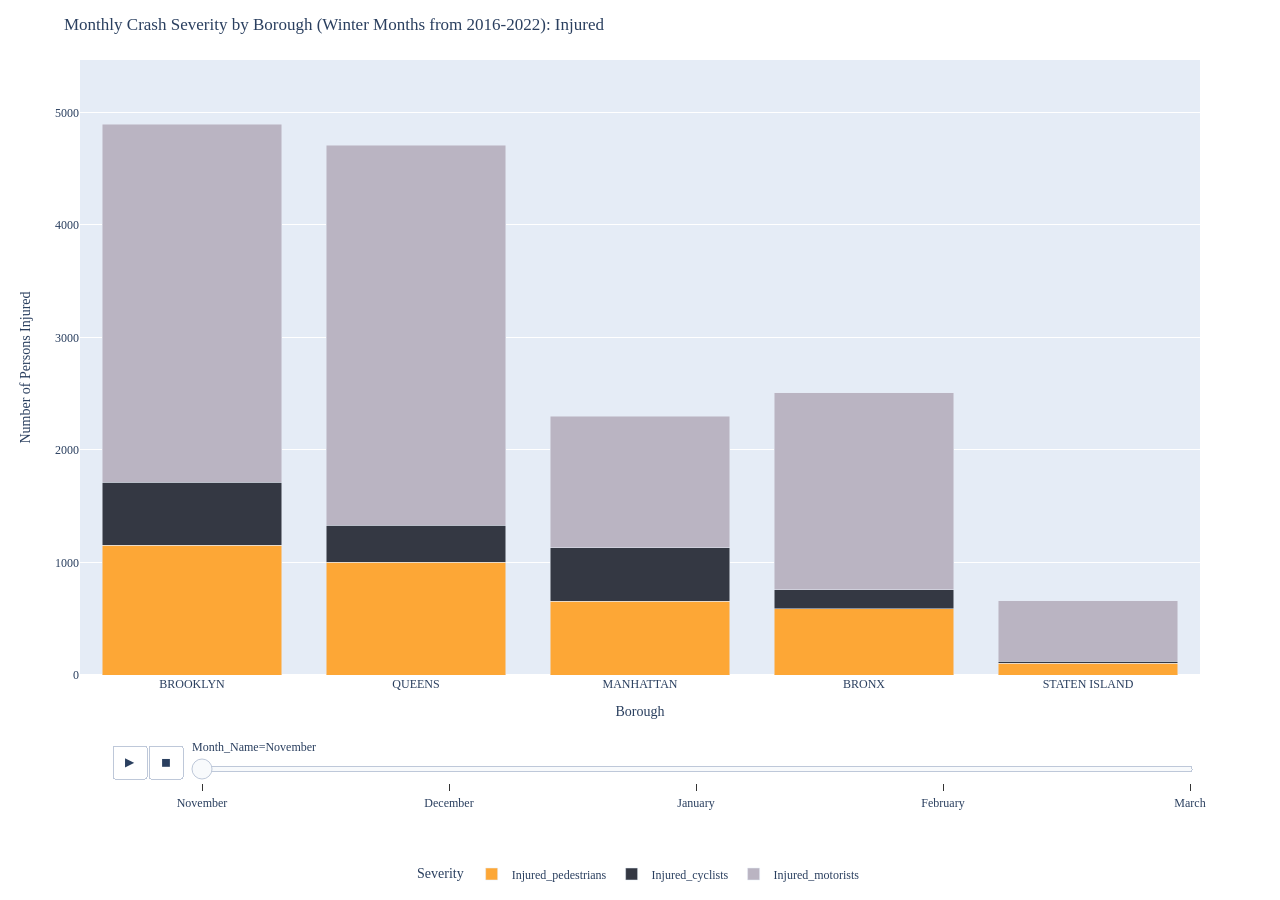
<file: visualizations/final_assignment/monthly_crash_severity_injured.html>
<html>
<head><meta charset="utf-8" />
<style>html,body{margin:0;padding:0;width:100%;height:100%;}</style>
</head>
<body>
    <div>                        <script type="text/javascript">window.PlotlyConfig = {MathJaxConfig: 'local'};</script>
        <script charset="utf-8" src="https://cdn.plot.ly/plotly-2.35.2.min.js"></script>                <div id="b0999132-0907-4cd1-a4c2-d31dd14cfbc3" class="plotly-graph-div" style="height:100%; width:100%;"></div>            <script type="text/javascript">                                    window.PLOTLYENV=window.PLOTLYENV || {};                                    if (document.getElementById("b0999132-0907-4cd1-a4c2-d31dd14cfbc3")) {                    Plotly.newPlot(                        "b0999132-0907-4cd1-a4c2-d31dd14cfbc3",                        [{"alignmentgroup":"True","hovertemplate":"Severity=Injured_pedestrians\u003cbr\u003eMonth_Name=November\u003cbr\u003eBorough=%{x}\u003cbr\u003eNumber of Persons Injured=%{y}\u003cextra\u003e\u003c\u002fextra\u003e","legendgroup":"Injured_pedestrians","marker":{"color":"#fda736","pattern":{"shape":""}},"name":"Injured_pedestrians","offsetgroup":"Injured_pedestrians","orientation":"v","showlegend":true,"textposition":"auto","x":["MANHATTAN","STATEN ISLAND","QUEENS","BROOKLYN","BRONX"],"xaxis":"x","y":[655,103,1000,1154,591],"yaxis":"y","type":"bar"},{"alignmentgroup":"True","hovertemplate":"Severity=Injured_cyclists\u003cbr\u003eMonth_Name=November\u003cbr\u003eBorough=%{x}\u003cbr\u003eNumber of Persons Injured=%{y}\u003cextra\u003e\u003c\u002fextra\u003e","legendgroup":"Injured_cyclists","marker":{"color":"#343843","pattern":{"shape":""}},"name":"Injured_cyclists","offsetgroup":"Injured_cyclists","orientation":"v","showlegend":true,"textposition":"auto","x":["BROOKLYN","MANHATTAN","QUEENS","STATEN ISLAND","BRONX"],"xaxis":"x","y":[561,474,333,18,165],"yaxis":"y","type":"bar"},{"alignmentgroup":"True","hovertemplate":"Severity=Injured_motorists\u003cbr\u003eMonth_Name=November\u003cbr\u003eBorough=%{x}\u003cbr\u003eNumber of Persons Injured=%{y}\u003cextra\u003e\u003c\u002fextra\u003e","legendgroup":"Injured_motorists","marker":{"color":"#bab4c2","pattern":{"shape":""}},"name":"Injured_motorists","offsetgroup":"Injured_motorists","orientation":"v","showlegend":true,"textposition":"auto","x":["STATEN ISLAND","QUEENS","MANHATTAN","BROOKLYN","BRONX"],"xaxis":"x","y":[537,3374,1169,3179,1751],"yaxis":"y","type":"bar"}],                        {"template":{"data":{"histogram2dcontour":[{"type":"histogram2dcontour","colorbar":{"outlinewidth":0,"ticks":""},"colorscale":[[0.0,"#0d0887"],[0.1111111111111111,"#46039f"],[0.2222222222222222,"#7201a8"],[0.3333333333333333,"#9c179e"],[0.4444444444444444,"#bd3786"],[0.5555555555555556,"#d8576b"],[0.6666666666666666,"#ed7953"],[0.7777777777777778,"#fb9f3a"],[0.8888888888888888,"#fdca26"],[1.0,"#f0f921"]]}],"choropleth":[{"type":"choropleth","colorbar":{"outlinewidth":0,"ticks":""}}],"histogram2d":[{"type":"histogram2d","colorbar":{"outlinewidth":0,"ticks":""},"colorscale":[[0.0,"#0d0887"],[0.1111111111111111,"#46039f"],[0.2222222222222222,"#7201a8"],[0.3333333333333333,"#9c179e"],[0.4444444444444444,"#bd3786"],[0.5555555555555556,"#d8576b"],[0.6666666666666666,"#ed7953"],[0.7777777777777778,"#fb9f3a"],[0.8888888888888888,"#fdca26"],[1.0,"#f0f921"]]}],"heatmap":[{"type":"heatmap","colorbar":{"outlinewidth":0,"ticks":""},"colorscale":[[0.0,"#0d0887"],[0.1111111111111111,"#46039f"],[0.2222222222222222,"#7201a8"],[0.3333333333333333,"#9c179e"],[0.4444444444444444,"#bd3786"],[0.5555555555555556,"#d8576b"],[0.6666666666666666,"#ed7953"],[0.7777777777777778,"#fb9f3a"],[0.8888888888888888,"#fdca26"],[1.0,"#f0f921"]]}],"heatmapgl":[{"type":"heatmapgl","colorbar":{"outlinewidth":0,"ticks":""},"colorscale":[[0.0,"#0d0887"],[0.1111111111111111,"#46039f"],[0.2222222222222222,"#7201a8"],[0.3333333333333333,"#9c179e"],[0.4444444444444444,"#bd3786"],[0.5555555555555556,"#d8576b"],[0.6666666666666666,"#ed7953"],[0.7777777777777778,"#fb9f3a"],[0.8888888888888888,"#fdca26"],[1.0,"#f0f921"]]}],"contourcarpet":[{"type":"contourcarpet","colorbar":{"outlinewidth":0,"ticks":""}}],"contour":[{"type":"contour","colorbar":{"outlinewidth":0,"ticks":""},"colorscale":[[0.0,"#0d0887"],[0.1111111111111111,"#46039f"],[0.2222222222222222,"#7201a8"],[0.3333333333333333,"#9c179e"],[0.4444444444444444,"#bd3786"],[0.5555555555555556,"#d8576b"],[0.6666666666666666,"#ed7953"],[0.7777777777777778,"#fb9f3a"],[0.8888888888888888,"#fdca26"],[1.0,"#f0f921"]]}],"surface":[{"type":"surface","colorbar":{"outlinewidth":0,"ticks":""},"colorscale":[[0.0,"#0d0887"],[0.1111111111111111,"#46039f"],[0.2222222222222222,"#7201a8"],[0.3333333333333333,"#9c179e"],[0.4444444444444444,"#bd3786"],[0.5555555555555556,"#d8576b"],[0.6666666666666666,"#ed7953"],[0.7777777777777778,"#fb9f3a"],[0.8888888888888888,"#fdca26"],[1.0,"#f0f921"]]}],"mesh3d":[{"type":"mesh3d","colorbar":{"outlinewidth":0,"ticks":""}}],"scatter":[{"fillpattern":{"fillmode":"overlay","size":10,"solidity":0.2},"type":"scatter"}],"parcoords":[{"type":"parcoords","line":{"colorbar":{"outlinewidth":0,"ticks":""}}}],"scatterpolargl":[{"type":"scatterpolargl","marker":{"colorbar":{"outlinewidth":0,"ticks":""}}}],"bar":[{"error_x":{"color":"#2a3f5f"},"error_y":{"color":"#2a3f5f"},"marker":{"line":{"color":"#E5ECF6","width":0.5},"pattern":{"fillmode":"overlay","size":10,"solidity":0.2}},"type":"bar"}],"scattergeo":[{"type":"scattergeo","marker":{"colorbar":{"outlinewidth":0,"ticks":""}}}],"scatterpolar":[{"type":"scatterpolar","marker":{"colorbar":{"outlinewidth":0,"ticks":""}}}],"histogram":[{"marker":{"pattern":{"fillmode":"overlay","size":10,"solidity":0.2}},"type":"histogram"}],"scattergl":[{"type":"scattergl","marker":{"colorbar":{"outlinewidth":0,"ticks":""}}}],"scatter3d":[{"type":"scatter3d","line":{"colorbar":{"outlinewidth":0,"ticks":""}},"marker":{"colorbar":{"outlinewidth":0,"ticks":""}}}],"scattermapbox":[{"type":"scattermapbox","marker":{"colorbar":{"outlinewidth":0,"ticks":""}}}],"scatterternary":[{"type":"scatterternary","marker":{"colorbar":{"outlinewidth":0,"ticks":""}}}],"scattercarpet":[{"type":"scattercarpet","marker":{"colorbar":{"outlinewidth":0,"ticks":""}}}],"carpet":[{"aaxis":{"endlinecolor":"#2a3f5f","gridcolor":"white","linecolor":"white","minorgridcolor":"white","startlinecolor":"#2a3f5f"},"baxis":{"endlinecolor":"#2a3f5f","gridcolor":"white","linecolor":"white","minorgridcolor":"white","startlinecolor":"#2a3f5f"},"type":"carpet"}],"table":[{"cells":{"fill":{"color":"#EBF0F8"},"line":{"color":"white"}},"header":{"fill":{"color":"#C8D4E3"},"line":{"color":"white"}},"type":"table"}],"barpolar":[{"marker":{"line":{"color":"#E5ECF6","width":0.5},"pattern":{"fillmode":"overlay","size":10,"solidity":0.2}},"type":"barpolar"}],"pie":[{"automargin":true,"type":"pie"}]},"layout":{"autotypenumbers":"strict","colorway":["#636efa","#EF553B","#00cc96","#ab63fa","#FFA15A","#19d3f3","#FF6692","#B6E880","#FF97FF","#FECB52"],"font":{"color":"#2a3f5f"},"hovermode":"closest","hoverlabel":{"align":"left"},"paper_bgcolor":"white","plot_bgcolor":"#E5ECF6","polar":{"bgcolor":"#E5ECF6","angularaxis":{"gridcolor":"white","linecolor":"white","ticks":""},"radialaxis":{"gridcolor":"white","linecolor":"white","ticks":""}},"ternary":{"bgcolor":"#E5ECF6","aaxis":{"gridcolor":"white","linecolor":"white","ticks":""},"baxis":{"gridcolor":"white","linecolor":"white","ticks":""},"caxis":{"gridcolor":"white","linecolor":"white","ticks":""}},"coloraxis":{"colorbar":{"outlinewidth":0,"ticks":""}},"colorscale":{"sequential":[[0.0,"#0d0887"],[0.1111111111111111,"#46039f"],[0.2222222222222222,"#7201a8"],[0.3333333333333333,"#9c179e"],[0.4444444444444444,"#bd3786"],[0.5555555555555556,"#d8576b"],[0.6666666666666666,"#ed7953"],[0.7777777777777778,"#fb9f3a"],[0.8888888888888888,"#fdca26"],[1.0,"#f0f921"]],"sequentialminus":[[0.0,"#0d0887"],[0.1111111111111111,"#46039f"],[0.2222222222222222,"#7201a8"],[0.3333333333333333,"#9c179e"],[0.4444444444444444,"#bd3786"],[0.5555555555555556,"#d8576b"],[0.6666666666666666,"#ed7953"],[0.7777777777777778,"#fb9f3a"],[0.8888888888888888,"#fdca26"],[1.0,"#f0f921"]],"diverging":[[0,"#8e0152"],[0.1,"#c51b7d"],[0.2,"#de77ae"],[0.3,"#f1b6da"],[0.4,"#fde0ef"],[0.5,"#f7f7f7"],[0.6,"#e6f5d0"],[0.7,"#b8e186"],[0.8,"#7fbc41"],[0.9,"#4d9221"],[1,"#276419"]]},"xaxis":{"gridcolor":"white","linecolor":"white","ticks":"","title":{"standoff":15},"zerolinecolor":"white","automargin":true,"zerolinewidth":2},"yaxis":{"gridcolor":"white","linecolor":"white","ticks":"","title":{"standoff":15},"zerolinecolor":"white","automargin":true,"zerolinewidth":2},"scene":{"xaxis":{"backgroundcolor":"#E5ECF6","gridcolor":"white","linecolor":"white","showbackground":true,"ticks":"","zerolinecolor":"white","gridwidth":2},"yaxis":{"backgroundcolor":"#E5ECF6","gridcolor":"white","linecolor":"white","showbackground":true,"ticks":"","zerolinecolor":"white","gridwidth":2},"zaxis":{"backgroundcolor":"#E5ECF6","gridcolor":"white","linecolor":"white","showbackground":true,"ticks":"","zerolinecolor":"white","gridwidth":2}},"shapedefaults":{"line":{"color":"#2a3f5f"}},"annotationdefaults":{"arrowcolor":"#2a3f5f","arrowhead":0,"arrowwidth":1},"geo":{"bgcolor":"white","landcolor":"#E5ECF6","subunitcolor":"white","showland":true,"showlakes":true,"lakecolor":"white"},"title":{"x":0.05},"mapbox":{"style":"light"}}},"xaxis":{"anchor":"y","domain":[0.0,1.0],"title":{"text":"Borough"},"categoryorder":"array","categoryarray":["BROOKLYN","QUEENS","MANHATTAN","BRONX","STATEN ISLAND"]},"yaxis":{"anchor":"x","domain":[0.0,1.0],"title":{"text":"Number of Persons Injured"},"range":[0,5465.6]},"legend":{"title":{"text":"Severity"},"tracegroupgap":0},"title":{"text":"Monthly Crash Severity by Borough (Winter Months from 2016-2022): Injured"},"barmode":"stack","updatemenus":[{"buttons":[{"args":[null,{"frame":{"duration":0,"redraw":true},"mode":"immediate","fromcurrent":true,"transition":{"duration":0,"easing":"linear"}}],"label":"&#9654;","method":"animate"},{"args":[[null],{"frame":{"duration":0,"redraw":true},"mode":"immediate","fromcurrent":true,"transition":{"duration":0,"easing":"linear"}}],"label":"&#9724;","method":"animate"}],"direction":"left","pad":{"r":10,"t":70},"showactive":false,"type":"buttons","x":0.1,"xanchor":"right","y":0,"yanchor":"top"}],"sliders":[{"active":0,"currentvalue":{"prefix":"Month_Name="},"len":0.9,"pad":{"b":10,"t":60},"steps":[{"args":[["November"],{"frame":{"duration":0,"redraw":true},"mode":"immediate","fromcurrent":true,"transition":{"duration":0,"easing":"linear"}}],"label":"November","method":"animate"},{"args":[["December"],{"frame":{"duration":0,"redraw":true},"mode":"immediate","fromcurrent":true,"transition":{"duration":0,"easing":"linear"}}],"label":"December","method":"animate"},{"args":[["January"],{"frame":{"duration":0,"redraw":true},"mode":"immediate","fromcurrent":true,"transition":{"duration":0,"easing":"linear"}}],"label":"January","method":"animate"},{"args":[["February"],{"frame":{"duration":0,"redraw":true},"mode":"immediate","fromcurrent":true,"transition":{"duration":0,"easing":"linear"}}],"label":"February","method":"animate"},{"args":[["March"],{"frame":{"duration":0,"redraw":true},"mode":"immediate","fromcurrent":true,"transition":{"duration":0,"easing":"linear"}}],"label":"March","method":"animate"}],"x":0.1,"xanchor":"left","y":0,"yanchor":"top"}],"font":{"family":"'Libre Baskerville'"}},                        {"responsive": true}                    ).then(function(){
                            Plotly.addFrames('b0999132-0907-4cd1-a4c2-d31dd14cfbc3', [{"data":[{"alignmentgroup":"True","hovertemplate":"Severity=Injured_pedestrians\u003cbr\u003eMonth_Name=November\u003cbr\u003eBorough=%{x}\u003cbr\u003eNumber of Persons Injured=%{y}\u003cextra\u003e\u003c\u002fextra\u003e","legendgroup":"Injured_pedestrians","marker":{"color":"#fda736","pattern":{"shape":""}},"name":"Injured_pedestrians","offsetgroup":"Injured_pedestrians","orientation":"v","showlegend":true,"textposition":"auto","x":["MANHATTAN","STATEN ISLAND","QUEENS","BROOKLYN","BRONX"],"xaxis":"x","y":[655,103,1000,1154,591],"yaxis":"y","type":"bar"},{"alignmentgroup":"True","hovertemplate":"Severity=Injured_cyclists\u003cbr\u003eMonth_Name=November\u003cbr\u003eBorough=%{x}\u003cbr\u003eNumber of Persons Injured=%{y}\u003cextra\u003e\u003c\u002fextra\u003e","legendgroup":"Injured_cyclists","marker":{"color":"#343843","pattern":{"shape":""}},"name":"Injured_cyclists","offsetgroup":"Injured_cyclists","orientation":"v","showlegend":true,"textposition":"auto","x":["BROOKLYN","MANHATTAN","QUEENS","STATEN ISLAND","BRONX"],"xaxis":"x","y":[561,474,333,18,165],"yaxis":"y","type":"bar"},{"alignmentgroup":"True","hovertemplate":"Severity=Injured_motorists\u003cbr\u003eMonth_Name=November\u003cbr\u003eBorough=%{x}\u003cbr\u003eNumber of Persons Injured=%{y}\u003cextra\u003e\u003c\u002fextra\u003e","legendgroup":"Injured_motorists","marker":{"color":"#bab4c2","pattern":{"shape":""}},"name":"Injured_motorists","offsetgroup":"Injured_motorists","orientation":"v","showlegend":true,"textposition":"auto","x":["STATEN ISLAND","QUEENS","MANHATTAN","BROOKLYN","BRONX"],"xaxis":"x","y":[537,3374,1169,3179,1751],"yaxis":"y","type":"bar"}],"name":"November"},{"data":[{"alignmentgroup":"True","hovertemplate":"Severity=Injured_pedestrians\u003cbr\u003eMonth_Name=December\u003cbr\u003eBorough=%{x}\u003cbr\u003eNumber of Persons Injured=%{y}\u003cextra\u003e\u003c\u002fextra\u003e","legendgroup":"Injured_pedestrians","marker":{"color":"#fda736","pattern":{"shape":""}},"name":"Injured_pedestrians","offsetgroup":"Injured_pedestrians","orientation":"v","showlegend":true,"textposition":"auto","x":["QUEENS","STATEN ISLAND","MANHATTAN","BRONX","BROOKLYN"],"xaxis":"x","y":[1121,121,777,660,1281],"yaxis":"y","type":"bar"},{"alignmentgroup":"True","hovertemplate":"Severity=Injured_cyclists\u003cbr\u003eMonth_Name=December\u003cbr\u003eBorough=%{x}\u003cbr\u003eNumber of Persons Injured=%{y}\u003cextra\u003e\u003c\u002fextra\u003e","legendgroup":"Injured_cyclists","marker":{"color":"#343843","pattern":{"shape":""}},"name":"Injured_cyclists","offsetgroup":"Injured_cyclists","orientation":"v","showlegend":true,"textposition":"auto","x":["BRONX","QUEENS","MANHATTAN","BROOKLYN","STATEN ISLAND"],"xaxis":"x","y":[94,244,344,408,12],"yaxis":"y","type":"bar"},{"alignmentgroup":"True","hovertemplate":"Severity=Injured_motorists\u003cbr\u003eMonth_Name=December\u003cbr\u003eBorough=%{x}\u003cbr\u003eNumber of Persons Injured=%{y}\u003cextra\u003e\u003c\u002fextra\u003e","legendgroup":"Injured_motorists","marker":{"color":"#bab4c2","pattern":{"shape":""}},"name":"Injured_motorists","offsetgroup":"Injured_motorists","orientation":"v","showlegend":true,"textposition":"auto","x":["STATEN ISLAND","BRONX","BROOKLYN","MANHATTAN","QUEENS"],"xaxis":"x","y":[525,1747,3416,1182,3330],"yaxis":"y","type":"bar"}],"name":"December"},{"data":[{"alignmentgroup":"True","hovertemplate":"Severity=Injured_pedestrians\u003cbr\u003eMonth_Name=January\u003cbr\u003eBorough=%{x}\u003cbr\u003eNumber of Persons Injured=%{y}\u003cextra\u003e\u003c\u002fextra\u003e","legendgroup":"Injured_pedestrians","marker":{"color":"#fda736","pattern":{"shape":""}},"name":"Injured_pedestrians","offsetgroup":"Injured_pedestrians","orientation":"v","showlegend":true,"textposition":"auto","x":["BRONX","BROOKLYN","MANHATTAN","QUEENS","STATEN ISLAND"],"xaxis":"x","y":[556,1142,689,946,91],"yaxis":"y","type":"bar"},{"alignmentgroup":"True","hovertemplate":"Severity=Injured_cyclists\u003cbr\u003eMonth_Name=January\u003cbr\u003eBorough=%{x}\u003cbr\u003eNumber of Persons Injured=%{y}\u003cextra\u003e\u003c\u002fextra\u003e","legendgroup":"Injured_cyclists","marker":{"color":"#343843","pattern":{"shape":""}},"name":"Injured_cyclists","offsetgroup":"Injured_cyclists","orientation":"v","showlegend":true,"textposition":"auto","x":["BRONX","STATEN ISLAND","QUEENS","MANHATTAN","BROOKLYN"],"xaxis":"x","y":[76,11,203,287,324],"yaxis":"y","type":"bar"},{"alignmentgroup":"True","hovertemplate":"Severity=Injured_motorists\u003cbr\u003eMonth_Name=January\u003cbr\u003eBorough=%{x}\u003cbr\u003eNumber of Persons Injured=%{y}\u003cextra\u003e\u003c\u002fextra\u003e","legendgroup":"Injured_motorists","marker":{"color":"#bab4c2","pattern":{"shape":""}},"name":"Injured_motorists","offsetgroup":"Injured_motorists","orientation":"v","showlegend":true,"textposition":"auto","x":["BRONX","BROOKLYN","MANHATTAN","QUEENS","STATEN ISLAND"],"xaxis":"x","y":[1520,2989,1052,2860,529],"yaxis":"y","type":"bar"}],"name":"January"},{"data":[{"alignmentgroup":"True","hovertemplate":"Severity=Injured_pedestrians\u003cbr\u003eMonth_Name=February\u003cbr\u003eBorough=%{x}\u003cbr\u003eNumber of Persons Injured=%{y}\u003cextra\u003e\u003c\u002fextra\u003e","legendgroup":"Injured_pedestrians","marker":{"color":"#fda736","pattern":{"shape":""}},"name":"Injured_pedestrians","offsetgroup":"Injured_pedestrians","orientation":"v","showlegend":true,"textposition":"auto","x":["QUEENS","STATEN ISLAND","MANHATTAN","BRONX","BROOKLYN"],"xaxis":"x","y":[860,83,713,504,973],"yaxis":"y","type":"bar"},{"alignmentgroup":"True","hovertemplate":"Severity=Injured_cyclists\u003cbr\u003eMonth_Name=February\u003cbr\u003eBorough=%{x}\u003cbr\u003eNumber of Persons Injured=%{y}\u003cextra\u003e\u003c\u002fextra\u003e","legendgroup":"Injured_cyclists","marker":{"color":"#343843","pattern":{"shape":""}},"name":"Injured_cyclists","offsetgroup":"Injured_cyclists","orientation":"v","showlegend":true,"textposition":"auto","x":["BRONX","BROOKLYN","MANHATTAN","QUEENS","STATEN ISLAND"],"xaxis":"x","y":[86,283,300,142,4],"yaxis":"y","type":"bar"},{"alignmentgroup":"True","hovertemplate":"Severity=Injured_motorists\u003cbr\u003eMonth_Name=February\u003cbr\u003eBorough=%{x}\u003cbr\u003eNumber of Persons Injured=%{y}\u003cextra\u003e\u003c\u002fextra\u003e","legendgroup":"Injured_motorists","marker":{"color":"#bab4c2","pattern":{"shape":""}},"name":"Injured_motorists","offsetgroup":"Injured_motorists","orientation":"v","showlegend":true,"textposition":"auto","x":["STATEN ISLAND","QUEENS","MANHATTAN","BROOKLYN","BRONX"],"xaxis":"x","y":[418,2568,1013,2722,1431],"yaxis":"y","type":"bar"}],"name":"February"},{"data":[{"alignmentgroup":"True","hovertemplate":"Severity=Injured_pedestrians\u003cbr\u003eMonth_Name=March\u003cbr\u003eBorough=%{x}\u003cbr\u003eNumber of Persons Injured=%{y}\u003cextra\u003e\u003c\u002fextra\u003e","legendgroup":"Injured_pedestrians","marker":{"color":"#fda736","pattern":{"shape":""}},"name":"Injured_pedestrians","offsetgroup":"Injured_pedestrians","orientation":"v","showlegend":true,"textposition":"auto","x":["BRONX","BROOKLYN","MANHATTAN","QUEENS","STATEN ISLAND"],"xaxis":"x","y":[543,966,693,776,71],"yaxis":"y","type":"bar"},{"alignmentgroup":"True","hovertemplate":"Severity=Injured_cyclists\u003cbr\u003eMonth_Name=March\u003cbr\u003eBorough=%{x}\u003cbr\u003eNumber of Persons Injured=%{y}\u003cextra\u003e\u003c\u002fextra\u003e","legendgroup":"Injured_cyclists","marker":{"color":"#343843","pattern":{"shape":""}},"name":"Injured_cyclists","offsetgroup":"Injured_cyclists","orientation":"v","showlegend":true,"textposition":"auto","x":["BROOKLYN","BRONX","STATEN ISLAND","QUEENS","MANHATTAN"],"xaxis":"x","y":[450,106,16,202,387],"yaxis":"y","type":"bar"},{"alignmentgroup":"True","hovertemplate":"Severity=Injured_motorists\u003cbr\u003eMonth_Name=March\u003cbr\u003eBorough=%{x}\u003cbr\u003eNumber of Persons Injured=%{y}\u003cextra\u003e\u003c\u002fextra\u003e","legendgroup":"Injured_motorists","marker":{"color":"#bab4c2","pattern":{"shape":""}},"name":"Injured_motorists","offsetgroup":"Injured_motorists","orientation":"v","showlegend":true,"textposition":"auto","x":["STATEN ISLAND","QUEENS","BROOKLYN","BRONX","MANHATTAN"],"xaxis":"x","y":[442,3097,3271,1777,1224],"yaxis":"y","type":"bar"}],"name":"March"}]);
                        }).then(function(){;})                };            </script>        </div>
<script>
document.addEventListener("DOMContentLoaded", function() {
  var el = document.querySelector('.plotly-graph-div');
  if (el) {
    Plotly.relayout(el, {
      'legend.orientation': 'h',
      'legend.x': 0.5,
      'legend.xanchor': 'center',
      'legend.y': -0.3,
      'legend.yanchor': 'top',
      'legend.entrywidth': 180,
      'legend.entrywidthmode': 'pixels',
      'margin.t': 60,
      'margin.b': 150
    });
  }
});
</script>
</body>

</html>
</file>
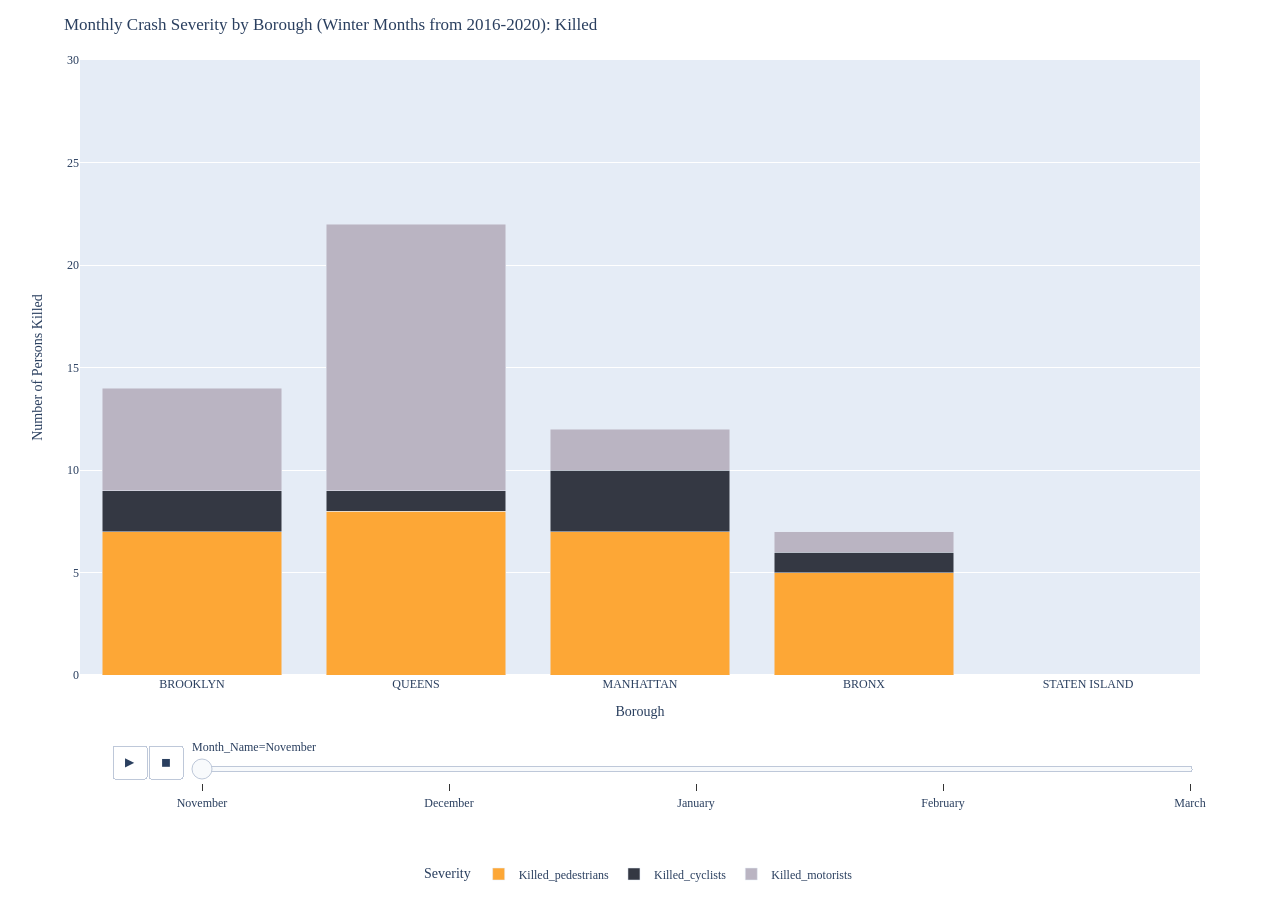
<file: visualizations/final_assignment/monthly_crash_severity_killed.html>
<html>
<head><meta charset="utf-8" />
<style>html,body{margin:0;padding:0;width:100%;height:100%;}</style>
</head>
<body>
    <div>                        <script type="text/javascript">window.PlotlyConfig = {MathJaxConfig: 'local'};</script>
        <script charset="utf-8" src="https://cdn.plot.ly/plotly-2.35.2.min.js"></script>                <div id="4fe21746-9cde-4411-8112-b89d6fa44410" class="plotly-graph-div" style="height:100%; width:100%;"></div>            <script type="text/javascript">                                    window.PLOTLYENV=window.PLOTLYENV || {};                                    if (document.getElementById("4fe21746-9cde-4411-8112-b89d6fa44410")) {                    Plotly.newPlot(                        "4fe21746-9cde-4411-8112-b89d6fa44410",                        [{"alignmentgroup":"True","hovertemplate":"Severity=Killed_pedestrians\u003cbr\u003eMonth_Name=November\u003cbr\u003eBorough=%{x}\u003cbr\u003eNumber of Persons Killed=%{y}\u003cextra\u003e\u003c\u002fextra\u003e","legendgroup":"Killed_pedestrians","marker":{"color":"#fda736","pattern":{"shape":""}},"name":"Killed_pedestrians","offsetgroup":"Killed_pedestrians","orientation":"v","showlegend":true,"textposition":"auto","x":["MANHATTAN","STATEN ISLAND","QUEENS","BROOKLYN","BRONX"],"xaxis":"x","y":[7,0,8,7,5],"yaxis":"y","type":"bar"},{"alignmentgroup":"True","hovertemplate":"Severity=Killed_cyclists\u003cbr\u003eMonth_Name=November\u003cbr\u003eBorough=%{x}\u003cbr\u003eNumber of Persons Killed=%{y}\u003cextra\u003e\u003c\u002fextra\u003e","legendgroup":"Killed_cyclists","marker":{"color":"#343843","pattern":{"shape":""}},"name":"Killed_cyclists","offsetgroup":"Killed_cyclists","orientation":"v","showlegend":true,"textposition":"auto","x":["BROOKLYN","MANHATTAN","QUEENS","STATEN ISLAND","BRONX"],"xaxis":"x","y":[2,3,1,0,1],"yaxis":"y","type":"bar"},{"alignmentgroup":"True","hovertemplate":"Severity=Killed_motorists\u003cbr\u003eMonth_Name=November\u003cbr\u003eBorough=%{x}\u003cbr\u003eNumber of Persons Killed=%{y}\u003cextra\u003e\u003c\u002fextra\u003e","legendgroup":"Killed_motorists","marker":{"color":"#bab4c2","pattern":{"shape":""}},"name":"Killed_motorists","offsetgroup":"Killed_motorists","orientation":"v","showlegend":true,"textposition":"auto","x":["STATEN ISLAND","QUEENS","MANHATTAN","BROOKLYN","BRONX"],"xaxis":"x","y":[0,13,2,5,1],"yaxis":"y","type":"bar"}],                        {"template":{"data":{"histogram2dcontour":[{"type":"histogram2dcontour","colorbar":{"outlinewidth":0,"ticks":""},"colorscale":[[0.0,"#0d0887"],[0.1111111111111111,"#46039f"],[0.2222222222222222,"#7201a8"],[0.3333333333333333,"#9c179e"],[0.4444444444444444,"#bd3786"],[0.5555555555555556,"#d8576b"],[0.6666666666666666,"#ed7953"],[0.7777777777777778,"#fb9f3a"],[0.8888888888888888,"#fdca26"],[1.0,"#f0f921"]]}],"choropleth":[{"type":"choropleth","colorbar":{"outlinewidth":0,"ticks":""}}],"histogram2d":[{"type":"histogram2d","colorbar":{"outlinewidth":0,"ticks":""},"colorscale":[[0.0,"#0d0887"],[0.1111111111111111,"#46039f"],[0.2222222222222222,"#7201a8"],[0.3333333333333333,"#9c179e"],[0.4444444444444444,"#bd3786"],[0.5555555555555556,"#d8576b"],[0.6666666666666666,"#ed7953"],[0.7777777777777778,"#fb9f3a"],[0.8888888888888888,"#fdca26"],[1.0,"#f0f921"]]}],"heatmap":[{"type":"heatmap","colorbar":{"outlinewidth":0,"ticks":""},"colorscale":[[0.0,"#0d0887"],[0.1111111111111111,"#46039f"],[0.2222222222222222,"#7201a8"],[0.3333333333333333,"#9c179e"],[0.4444444444444444,"#bd3786"],[0.5555555555555556,"#d8576b"],[0.6666666666666666,"#ed7953"],[0.7777777777777778,"#fb9f3a"],[0.8888888888888888,"#fdca26"],[1.0,"#f0f921"]]}],"heatmapgl":[{"type":"heatmapgl","colorbar":{"outlinewidth":0,"ticks":""},"colorscale":[[0.0,"#0d0887"],[0.1111111111111111,"#46039f"],[0.2222222222222222,"#7201a8"],[0.3333333333333333,"#9c179e"],[0.4444444444444444,"#bd3786"],[0.5555555555555556,"#d8576b"],[0.6666666666666666,"#ed7953"],[0.7777777777777778,"#fb9f3a"],[0.8888888888888888,"#fdca26"],[1.0,"#f0f921"]]}],"contourcarpet":[{"type":"contourcarpet","colorbar":{"outlinewidth":0,"ticks":""}}],"contour":[{"type":"contour","colorbar":{"outlinewidth":0,"ticks":""},"colorscale":[[0.0,"#0d0887"],[0.1111111111111111,"#46039f"],[0.2222222222222222,"#7201a8"],[0.3333333333333333,"#9c179e"],[0.4444444444444444,"#bd3786"],[0.5555555555555556,"#d8576b"],[0.6666666666666666,"#ed7953"],[0.7777777777777778,"#fb9f3a"],[0.8888888888888888,"#fdca26"],[1.0,"#f0f921"]]}],"surface":[{"type":"surface","colorbar":{"outlinewidth":0,"ticks":""},"colorscale":[[0.0,"#0d0887"],[0.1111111111111111,"#46039f"],[0.2222222222222222,"#7201a8"],[0.3333333333333333,"#9c179e"],[0.4444444444444444,"#bd3786"],[0.5555555555555556,"#d8576b"],[0.6666666666666666,"#ed7953"],[0.7777777777777778,"#fb9f3a"],[0.8888888888888888,"#fdca26"],[1.0,"#f0f921"]]}],"mesh3d":[{"type":"mesh3d","colorbar":{"outlinewidth":0,"ticks":""}}],"scatter":[{"fillpattern":{"fillmode":"overlay","size":10,"solidity":0.2},"type":"scatter"}],"parcoords":[{"type":"parcoords","line":{"colorbar":{"outlinewidth":0,"ticks":""}}}],"scatterpolargl":[{"type":"scatterpolargl","marker":{"colorbar":{"outlinewidth":0,"ticks":""}}}],"bar":[{"error_x":{"color":"#2a3f5f"},"error_y":{"color":"#2a3f5f"},"marker":{"line":{"color":"#E5ECF6","width":0.5},"pattern":{"fillmode":"overlay","size":10,"solidity":0.2}},"type":"bar"}],"scattergeo":[{"type":"scattergeo","marker":{"colorbar":{"outlinewidth":0,"ticks":""}}}],"scatterpolar":[{"type":"scatterpolar","marker":{"colorbar":{"outlinewidth":0,"ticks":""}}}],"histogram":[{"marker":{"pattern":{"fillmode":"overlay","size":10,"solidity":0.2}},"type":"histogram"}],"scattergl":[{"type":"scattergl","marker":{"colorbar":{"outlinewidth":0,"ticks":""}}}],"scatter3d":[{"type":"scatter3d","line":{"colorbar":{"outlinewidth":0,"ticks":""}},"marker":{"colorbar":{"outlinewidth":0,"ticks":""}}}],"scattermapbox":[{"type":"scattermapbox","marker":{"colorbar":{"outlinewidth":0,"ticks":""}}}],"scatterternary":[{"type":"scatterternary","marker":{"colorbar":{"outlinewidth":0,"ticks":""}}}],"scattercarpet":[{"type":"scattercarpet","marker":{"colorbar":{"outlinewidth":0,"ticks":""}}}],"carpet":[{"aaxis":{"endlinecolor":"#2a3f5f","gridcolor":"white","linecolor":"white","minorgridcolor":"white","startlinecolor":"#2a3f5f"},"baxis":{"endlinecolor":"#2a3f5f","gridcolor":"white","linecolor":"white","minorgridcolor":"white","startlinecolor":"#2a3f5f"},"type":"carpet"}],"table":[{"cells":{"fill":{"color":"#EBF0F8"},"line":{"color":"white"}},"header":{"fill":{"color":"#C8D4E3"},"line":{"color":"white"}},"type":"table"}],"barpolar":[{"marker":{"line":{"color":"#E5ECF6","width":0.5},"pattern":{"fillmode":"overlay","size":10,"solidity":0.2}},"type":"barpolar"}],"pie":[{"automargin":true,"type":"pie"}]},"layout":{"autotypenumbers":"strict","colorway":["#636efa","#EF553B","#00cc96","#ab63fa","#FFA15A","#19d3f3","#FF6692","#B6E880","#FF97FF","#FECB52"],"font":{"color":"#2a3f5f"},"hovermode":"closest","hoverlabel":{"align":"left"},"paper_bgcolor":"white","plot_bgcolor":"#E5ECF6","polar":{"bgcolor":"#E5ECF6","angularaxis":{"gridcolor":"white","linecolor":"white","ticks":""},"radialaxis":{"gridcolor":"white","linecolor":"white","ticks":""}},"ternary":{"bgcolor":"#E5ECF6","aaxis":{"gridcolor":"white","linecolor":"white","ticks":""},"baxis":{"gridcolor":"white","linecolor":"white","ticks":""},"caxis":{"gridcolor":"white","linecolor":"white","ticks":""}},"coloraxis":{"colorbar":{"outlinewidth":0,"ticks":""}},"colorscale":{"sequential":[[0.0,"#0d0887"],[0.1111111111111111,"#46039f"],[0.2222222222222222,"#7201a8"],[0.3333333333333333,"#9c179e"],[0.4444444444444444,"#bd3786"],[0.5555555555555556,"#d8576b"],[0.6666666666666666,"#ed7953"],[0.7777777777777778,"#fb9f3a"],[0.8888888888888888,"#fdca26"],[1.0,"#f0f921"]],"sequentialminus":[[0.0,"#0d0887"],[0.1111111111111111,"#46039f"],[0.2222222222222222,"#7201a8"],[0.3333333333333333,"#9c179e"],[0.4444444444444444,"#bd3786"],[0.5555555555555556,"#d8576b"],[0.6666666666666666,"#ed7953"],[0.7777777777777778,"#fb9f3a"],[0.8888888888888888,"#fdca26"],[1.0,"#f0f921"]],"diverging":[[0,"#8e0152"],[0.1,"#c51b7d"],[0.2,"#de77ae"],[0.3,"#f1b6da"],[0.4,"#fde0ef"],[0.5,"#f7f7f7"],[0.6,"#e6f5d0"],[0.7,"#b8e186"],[0.8,"#7fbc41"],[0.9,"#4d9221"],[1,"#276419"]]},"xaxis":{"gridcolor":"white","linecolor":"white","ticks":"","title":{"standoff":15},"zerolinecolor":"white","automargin":true,"zerolinewidth":2},"yaxis":{"gridcolor":"white","linecolor":"white","ticks":"","title":{"standoff":15},"zerolinecolor":"white","automargin":true,"zerolinewidth":2},"scene":{"xaxis":{"backgroundcolor":"#E5ECF6","gridcolor":"white","linecolor":"white","showbackground":true,"ticks":"","zerolinecolor":"white","gridwidth":2},"yaxis":{"backgroundcolor":"#E5ECF6","gridcolor":"white","linecolor":"white","showbackground":true,"ticks":"","zerolinecolor":"white","gridwidth":2},"zaxis":{"backgroundcolor":"#E5ECF6","gridcolor":"white","linecolor":"white","showbackground":true,"ticks":"","zerolinecolor":"white","gridwidth":2}},"shapedefaults":{"line":{"color":"#2a3f5f"}},"annotationdefaults":{"arrowcolor":"#2a3f5f","arrowhead":0,"arrowwidth":1},"geo":{"bgcolor":"white","landcolor":"#E5ECF6","subunitcolor":"white","showland":true,"showlakes":true,"lakecolor":"white"},"title":{"x":0.05},"mapbox":{"style":"light"}}},"xaxis":{"anchor":"y","domain":[0.0,1.0],"title":{"text":"Borough"},"categoryorder":"array","categoryarray":["BROOKLYN","QUEENS","MANHATTAN","BRONX","STATEN ISLAND"]},"yaxis":{"anchor":"x","domain":[0.0,1.0],"title":{"text":"Number of Persons Killed"},"range":[0,30]},"legend":{"title":{"text":"Severity"},"tracegroupgap":0},"title":{"text":"Monthly Crash Severity by Borough (Winter Months from 2016-2020): Killed"},"barmode":"stack","updatemenus":[{"buttons":[{"args":[null,{"frame":{"duration":0,"redraw":true},"mode":"immediate","fromcurrent":true,"transition":{"duration":0,"easing":"linear"}}],"label":"&#9654;","method":"animate"},{"args":[[null],{"frame":{"duration":0,"redraw":true},"mode":"immediate","fromcurrent":true,"transition":{"duration":0,"easing":"linear"}}],"label":"&#9724;","method":"animate"}],"direction":"left","pad":{"r":10,"t":70},"showactive":false,"type":"buttons","x":0.1,"xanchor":"right","y":0,"yanchor":"top"}],"sliders":[{"active":0,"currentvalue":{"prefix":"Month_Name="},"len":0.9,"pad":{"b":10,"t":60},"steps":[{"args":[["November"],{"frame":{"duration":0,"redraw":true},"mode":"immediate","fromcurrent":true,"transition":{"duration":0,"easing":"linear"}}],"label":"November","method":"animate"},{"args":[["December"],{"frame":{"duration":0,"redraw":true},"mode":"immediate","fromcurrent":true,"transition":{"duration":0,"easing":"linear"}}],"label":"December","method":"animate"},{"args":[["January"],{"frame":{"duration":0,"redraw":true},"mode":"immediate","fromcurrent":true,"transition":{"duration":0,"easing":"linear"}}],"label":"January","method":"animate"},{"args":[["February"],{"frame":{"duration":0,"redraw":true},"mode":"immediate","fromcurrent":true,"transition":{"duration":0,"easing":"linear"}}],"label":"February","method":"animate"},{"args":[["March"],{"frame":{"duration":0,"redraw":true},"mode":"immediate","fromcurrent":true,"transition":{"duration":0,"easing":"linear"}}],"label":"March","method":"animate"}],"x":0.1,"xanchor":"left","y":0,"yanchor":"top"}],"font":{"family":"'Libre Baskerville'"}},                        {"responsive": true}                    ).then(function(){
                            Plotly.addFrames('4fe21746-9cde-4411-8112-b89d6fa44410', [{"data":[{"alignmentgroup":"True","hovertemplate":"Severity=Killed_pedestrians\u003cbr\u003eMonth_Name=November\u003cbr\u003eBorough=%{x}\u003cbr\u003eNumber of Persons Killed=%{y}\u003cextra\u003e\u003c\u002fextra\u003e","legendgroup":"Killed_pedestrians","marker":{"color":"#fda736","pattern":{"shape":""}},"name":"Killed_pedestrians","offsetgroup":"Killed_pedestrians","orientation":"v","showlegend":true,"textposition":"auto","x":["MANHATTAN","STATEN ISLAND","QUEENS","BROOKLYN","BRONX"],"xaxis":"x","y":[7,0,8,7,5],"yaxis":"y","type":"bar"},{"alignmentgroup":"True","hovertemplate":"Severity=Killed_cyclists\u003cbr\u003eMonth_Name=November\u003cbr\u003eBorough=%{x}\u003cbr\u003eNumber of Persons Killed=%{y}\u003cextra\u003e\u003c\u002fextra\u003e","legendgroup":"Killed_cyclists","marker":{"color":"#343843","pattern":{"shape":""}},"name":"Killed_cyclists","offsetgroup":"Killed_cyclists","orientation":"v","showlegend":true,"textposition":"auto","x":["BROOKLYN","MANHATTAN","QUEENS","STATEN ISLAND","BRONX"],"xaxis":"x","y":[2,3,1,0,1],"yaxis":"y","type":"bar"},{"alignmentgroup":"True","hovertemplate":"Severity=Killed_motorists\u003cbr\u003eMonth_Name=November\u003cbr\u003eBorough=%{x}\u003cbr\u003eNumber of Persons Killed=%{y}\u003cextra\u003e\u003c\u002fextra\u003e","legendgroup":"Killed_motorists","marker":{"color":"#bab4c2","pattern":{"shape":""}},"name":"Killed_motorists","offsetgroup":"Killed_motorists","orientation":"v","showlegend":true,"textposition":"auto","x":["STATEN ISLAND","QUEENS","MANHATTAN","BROOKLYN","BRONX"],"xaxis":"x","y":[0,13,2,5,1],"yaxis":"y","type":"bar"}],"name":"November"},{"data":[{"alignmentgroup":"True","hovertemplate":"Severity=Killed_pedestrians\u003cbr\u003eMonth_Name=December\u003cbr\u003eBorough=%{x}\u003cbr\u003eNumber of Persons Killed=%{y}\u003cextra\u003e\u003c\u002fextra\u003e","legendgroup":"Killed_pedestrians","marker":{"color":"#fda736","pattern":{"shape":""}},"name":"Killed_pedestrians","offsetgroup":"Killed_pedestrians","orientation":"v","showlegend":true,"textposition":"auto","x":["QUEENS","STATEN ISLAND","MANHATTAN","BRONX","BROOKLYN"],"xaxis":"x","y":[6,1,12,2,15],"yaxis":"y","type":"bar"},{"alignmentgroup":"True","hovertemplate":"Severity=Killed_cyclists\u003cbr\u003eMonth_Name=December\u003cbr\u003eBorough=%{x}\u003cbr\u003eNumber of Persons Killed=%{y}\u003cextra\u003e\u003c\u002fextra\u003e","legendgroup":"Killed_cyclists","marker":{"color":"#343843","pattern":{"shape":""}},"name":"Killed_cyclists","offsetgroup":"Killed_cyclists","orientation":"v","showlegend":true,"textposition":"auto","x":["BRONX","QUEENS","MANHATTAN","BROOKLYN","STATEN ISLAND"],"xaxis":"x","y":[0,1,2,3,0],"yaxis":"y","type":"bar"},{"alignmentgroup":"True","hovertemplate":"Severity=Killed_motorists\u003cbr\u003eMonth_Name=December\u003cbr\u003eBorough=%{x}\u003cbr\u003eNumber of Persons Killed=%{y}\u003cextra\u003e\u003c\u002fextra\u003e","legendgroup":"Killed_motorists","marker":{"color":"#bab4c2","pattern":{"shape":""}},"name":"Killed_motorists","offsetgroup":"Killed_motorists","orientation":"v","showlegend":true,"textposition":"auto","x":["STATEN ISLAND","BRONX","BROOKLYN","MANHATTAN","QUEENS"],"xaxis":"x","y":[2,3,10,1,2],"yaxis":"y","type":"bar"}],"name":"December"},{"data":[{"alignmentgroup":"True","hovertemplate":"Severity=Killed_pedestrians\u003cbr\u003eMonth_Name=January\u003cbr\u003eBorough=%{x}\u003cbr\u003eNumber of Persons Killed=%{y}\u003cextra\u003e\u003c\u002fextra\u003e","legendgroup":"Killed_pedestrians","marker":{"color":"#fda736","pattern":{"shape":""}},"name":"Killed_pedestrians","offsetgroup":"Killed_pedestrians","orientation":"v","showlegend":true,"textposition":"auto","x":["BRONX","BROOKLYN","MANHATTAN","QUEENS","STATEN ISLAND"],"xaxis":"x","y":[2,14,3,5,1],"yaxis":"y","type":"bar"},{"alignmentgroup":"True","hovertemplate":"Severity=Killed_cyclists\u003cbr\u003eMonth_Name=January\u003cbr\u003eBorough=%{x}\u003cbr\u003eNumber of Persons Killed=%{y}\u003cextra\u003e\u003c\u002fextra\u003e","legendgroup":"Killed_cyclists","marker":{"color":"#343843","pattern":{"shape":""}},"name":"Killed_cyclists","offsetgroup":"Killed_cyclists","orientation":"v","showlegend":true,"textposition":"auto","x":["BRONX","STATEN ISLAND","QUEENS","MANHATTAN","BROOKLYN"],"xaxis":"x","y":[0,0,0,1,4],"yaxis":"y","type":"bar"},{"alignmentgroup":"True","hovertemplate":"Severity=Killed_motorists\u003cbr\u003eMonth_Name=January\u003cbr\u003eBorough=%{x}\u003cbr\u003eNumber of Persons Killed=%{y}\u003cextra\u003e\u003c\u002fextra\u003e","legendgroup":"Killed_motorists","marker":{"color":"#bab4c2","pattern":{"shape":""}},"name":"Killed_motorists","offsetgroup":"Killed_motorists","orientation":"v","showlegend":true,"textposition":"auto","x":["BRONX","BROOKLYN","MANHATTAN","QUEENS","STATEN ISLAND"],"xaxis":"x","y":[3,3,1,9,3],"yaxis":"y","type":"bar"}],"name":"January"},{"data":[{"alignmentgroup":"True","hovertemplate":"Severity=Killed_pedestrians\u003cbr\u003eMonth_Name=February\u003cbr\u003eBorough=%{x}\u003cbr\u003eNumber of Persons Killed=%{y}\u003cextra\u003e\u003c\u002fextra\u003e","legendgroup":"Killed_pedestrians","marker":{"color":"#fda736","pattern":{"shape":""}},"name":"Killed_pedestrians","offsetgroup":"Killed_pedestrians","orientation":"v","showlegend":true,"textposition":"auto","x":["QUEENS","STATEN ISLAND","MANHATTAN","BRONX","BROOKLYN"],"xaxis":"x","y":[11,2,8,1,12],"yaxis":"y","type":"bar"},{"alignmentgroup":"True","hovertemplate":"Severity=Killed_cyclists\u003cbr\u003eMonth_Name=February\u003cbr\u003eBorough=%{x}\u003cbr\u003eNumber of Persons Killed=%{y}\u003cextra\u003e\u003c\u002fextra\u003e","legendgroup":"Killed_cyclists","marker":{"color":"#343843","pattern":{"shape":""}},"name":"Killed_cyclists","offsetgroup":"Killed_cyclists","orientation":"v","showlegend":true,"textposition":"auto","x":["BRONX","BROOKLYN","MANHATTAN","QUEENS","STATEN ISLAND"],"xaxis":"x","y":[0,0,2,0,0],"yaxis":"y","type":"bar"},{"alignmentgroup":"True","hovertemplate":"Severity=Killed_motorists\u003cbr\u003eMonth_Name=February\u003cbr\u003eBorough=%{x}\u003cbr\u003eNumber of Persons Killed=%{y}\u003cextra\u003e\u003c\u002fextra\u003e","legendgroup":"Killed_motorists","marker":{"color":"#bab4c2","pattern":{"shape":""}},"name":"Killed_motorists","offsetgroup":"Killed_motorists","orientation":"v","showlegend":true,"textposition":"auto","x":["STATEN ISLAND","QUEENS","MANHATTAN","BROOKLYN","BRONX"],"xaxis":"x","y":[2,8,2,5,1],"yaxis":"y","type":"bar"}],"name":"February"},{"data":[{"alignmentgroup":"True","hovertemplate":"Severity=Killed_pedestrians\u003cbr\u003eMonth_Name=March\u003cbr\u003eBorough=%{x}\u003cbr\u003eNumber of Persons Killed=%{y}\u003cextra\u003e\u003c\u002fextra\u003e","legendgroup":"Killed_pedestrians","marker":{"color":"#fda736","pattern":{"shape":""}},"name":"Killed_pedestrians","offsetgroup":"Killed_pedestrians","orientation":"v","showlegend":true,"textposition":"auto","x":["BRONX","BROOKLYN","MANHATTAN","QUEENS","STATEN ISLAND"],"xaxis":"x","y":[5,9,4,7,2],"yaxis":"y","type":"bar"},{"alignmentgroup":"True","hovertemplate":"Severity=Killed_cyclists\u003cbr\u003eMonth_Name=March\u003cbr\u003eBorough=%{x}\u003cbr\u003eNumber of Persons Killed=%{y}\u003cextra\u003e\u003c\u002fextra\u003e","legendgroup":"Killed_cyclists","marker":{"color":"#343843","pattern":{"shape":""}},"name":"Killed_cyclists","offsetgroup":"Killed_cyclists","orientation":"v","showlegend":true,"textposition":"auto","x":["BROOKLYN","BRONX","STATEN ISLAND","QUEENS","MANHATTAN"],"xaxis":"x","y":[0,0,0,2,0],"yaxis":"y","type":"bar"},{"alignmentgroup":"True","hovertemplate":"Severity=Killed_motorists\u003cbr\u003eMonth_Name=March\u003cbr\u003eBorough=%{x}\u003cbr\u003eNumber of Persons Killed=%{y}\u003cextra\u003e\u003c\u002fextra\u003e","legendgroup":"Killed_motorists","marker":{"color":"#bab4c2","pattern":{"shape":""}},"name":"Killed_motorists","offsetgroup":"Killed_motorists","orientation":"v","showlegend":true,"textposition":"auto","x":["STATEN ISLAND","QUEENS","BROOKLYN","BRONX","MANHATTAN"],"xaxis":"x","y":[2,3,4,3,0],"yaxis":"y","type":"bar"}],"name":"March"}]);
                        }).then(function(){
                             <!--Plotly.animate('4fe21746-9cde-4411-8112-b89d6fa44410', null);-->
                        })                };                            </script>        </div>
<script>
document.addEventListener('DOMContentLoaded', function() {
  var el = document.querySelector('.plotly-graph-div');
  if (el) {
    Plotly.relayout(el, {
      'legend.orientation': 'h',
      'legend.x': 0.5,
      'legend.xanchor': 'center',
      'legend.y': -0.3,
      'legend.yanchor': 'top',
      'legend.entrywidth': 180,
      'legend.entrywidthmode': 'pixels',
      'margin.t': 60,
      'margin.b': 150
    });
  }
});
</script>
</body>
</html>
</file>
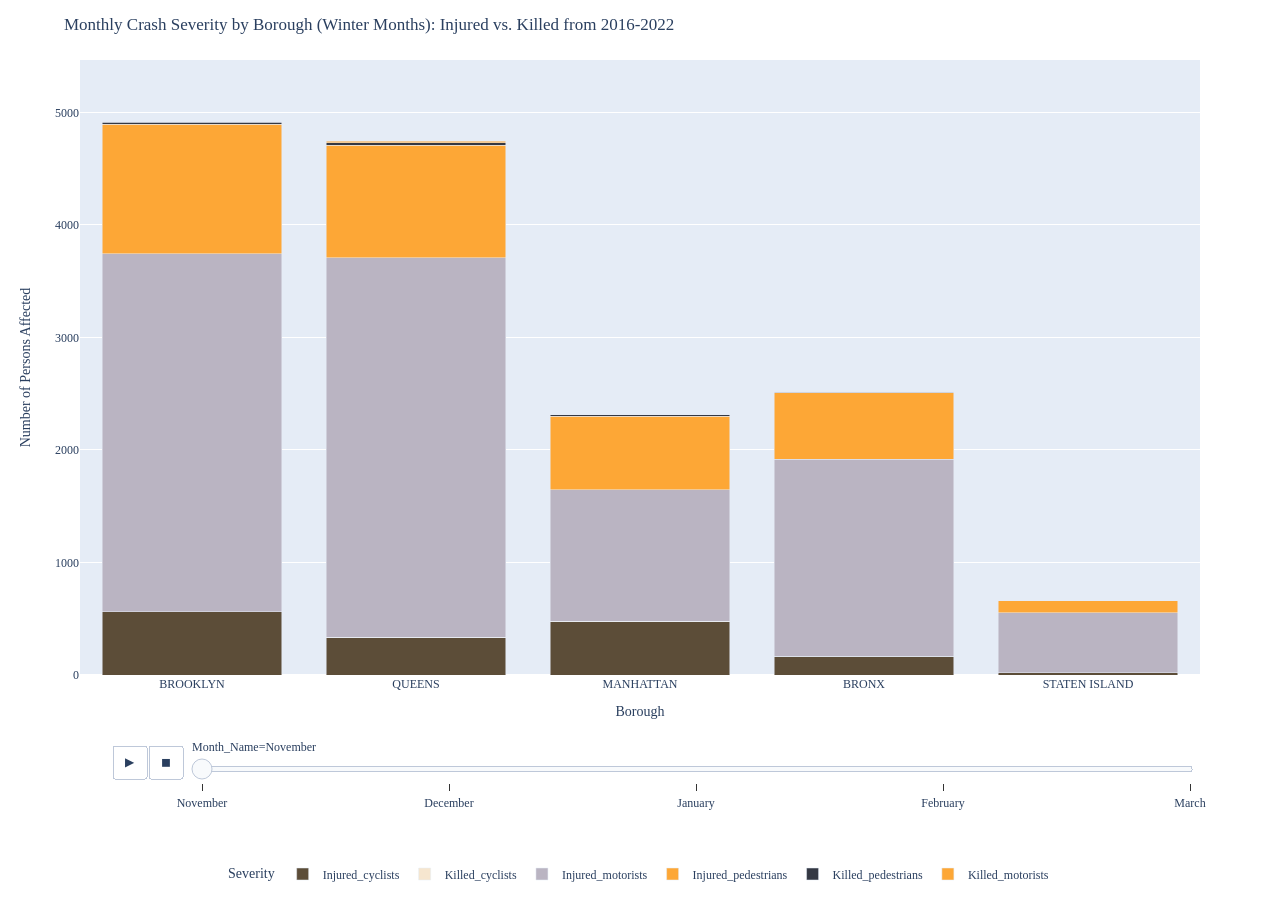
<file: visualizations/final_assignment/monthly_crash_severity_total.html>
<html>
<head><meta charset="utf-8" />
<style>html,body{margin:0;padding:0;width:100%;height:100%;}</style>
</head>
<body>
    <div>                        <script type="text/javascript">window.PlotlyConfig = {MathJaxConfig: 'local'};</script>
        <script charset="utf-8" src="https://cdn.plot.ly/plotly-2.35.2.min.js"></script>                <div id="2f60d18a-4b47-4d39-b5b7-d017b854b3b4" class="plotly-graph-div" style="height:100%; width:100%;"></div>            <script type="text/javascript">                                    window.PLOTLYENV=window.PLOTLYENV || {};                                    if (document.getElementById("2f60d18a-4b47-4d39-b5b7-d017b854b3b4")) {                    Plotly.newPlot(                        "2f60d18a-4b47-4d39-b5b7-d017b854b3b4",                        [{"alignmentgroup":"True","hovertemplate":"Severity=Injured_cyclists\u003cbr\u003eMonth_Name=November\u003cbr\u003eBorough=%{x}\u003cbr\u003eNumber of Persons Affected=%{y}\u003cextra\u003e\u003c\u002fextra\u003e","legendgroup":"Injured_cyclists","marker":{"color":"#5c4d38","pattern":{"shape":""}},"name":"Injured_cyclists","offsetgroup":"Injured_cyclists","orientation":"v","showlegend":true,"textposition":"auto","x":["BRONX","BROOKLYN","STATEN ISLAND","MANHATTAN","QUEENS"],"xaxis":"x","y":[165.0,561.0,18.0,474.0,333.0],"yaxis":"y","type":"bar"},{"alignmentgroup":"True","hovertemplate":"Severity=Killed_cyclists\u003cbr\u003eMonth_Name=November\u003cbr\u003eBorough=%{x}\u003cbr\u003eNumber of Persons Affected=%{y}\u003cextra\u003e\u003c\u002fextra\u003e","legendgroup":"Killed_cyclists","marker":{"color":"#f6e6cf","pattern":{"shape":""}},"name":"Killed_cyclists","offsetgroup":"Killed_cyclists","orientation":"v","showlegend":true,"textposition":"auto","x":["MANHATTAN","QUEENS","STATEN ISLAND","BROOKLYN","BRONX"],"xaxis":"x","y":[3.0,1.0,0.0,2.0,1.0],"yaxis":"y","type":"bar"},{"alignmentgroup":"True","hovertemplate":"Severity=Injured_motorists\u003cbr\u003eMonth_Name=November\u003cbr\u003eBorough=%{x}\u003cbr\u003eNumber of Persons Affected=%{y}\u003cextra\u003e\u003c\u002fextra\u003e","legendgroup":"Injured_motorists","marker":{"color":"#bab4c2","pattern":{"shape":""}},"name":"Injured_motorists","offsetgroup":"Injured_motorists","orientation":"v","showlegend":true,"textposition":"auto","x":["BRONX","BROOKLYN","MANHATTAN","QUEENS","STATEN ISLAND"],"xaxis":"x","y":[1751.0,3179.0,1169.0,3374.0,537.0],"yaxis":"y","type":"bar"},{"alignmentgroup":"True","hovertemplate":"Severity=Injured_pedestrians\u003cbr\u003eMonth_Name=November\u003cbr\u003eBorough=%{x}\u003cbr\u003eNumber of Persons Affected=%{y}\u003cextra\u003e\u003c\u002fextra\u003e","legendgroup":"Injured_pedestrians","marker":{"color":"#fda736","pattern":{"shape":""}},"name":"Injured_pedestrians","offsetgroup":"Injured_pedestrians","orientation":"v","showlegend":true,"textposition":"auto","x":["STATEN ISLAND","QUEENS","MANHATTAN","BRONX","BROOKLYN"],"xaxis":"x","y":[103.0,1000.0,655.0,591.0,1154.0],"yaxis":"y","type":"bar"},{"alignmentgroup":"True","hovertemplate":"Severity=Killed_pedestrians\u003cbr\u003eMonth_Name=November\u003cbr\u003eBorough=%{x}\u003cbr\u003eNumber of Persons Affected=%{y}\u003cextra\u003e\u003c\u002fextra\u003e","legendgroup":"Killed_pedestrians","marker":{"color":"#343843","pattern":{"shape":""}},"name":"Killed_pedestrians","offsetgroup":"Killed_pedestrians","orientation":"v","showlegend":true,"textposition":"auto","x":["STATEN ISLAND","QUEENS","MANHATTAN","BROOKLYN","BRONX"],"xaxis":"x","y":[0.0,22.0,12.0,15.0,7.0],"yaxis":"y","type":"bar"},{"alignmentgroup":"True","hovertemplate":"Severity=Killed_motorists\u003cbr\u003eMonth_Name=November\u003cbr\u003eBorough=%{x}\u003cbr\u003eNumber of Persons Affected=%{y}\u003cextra\u003e\u003c\u002fextra\u003e","legendgroup":"Killed_motorists","marker":{"color":"#fda736","pattern":{"shape":""}},"name":"Killed_motorists","offsetgroup":"Killed_motorists","orientation":"v","showlegend":true,"textposition":"auto","x":["QUEENS","MANHATTAN","STATEN ISLAND","BRONX","BROOKLYN"],"xaxis":"x","y":[13.0,2.0,0.0,1.0,5.0],"yaxis":"y","type":"bar"}],                        {"template":{"data":{"histogram2dcontour":[{"type":"histogram2dcontour","colorbar":{"outlinewidth":0,"ticks":""},"colorscale":[[0.0,"#0d0887"],[0.1111111111111111,"#46039f"],[0.2222222222222222,"#7201a8"],[0.3333333333333333,"#9c179e"],[0.4444444444444444,"#bd3786"],[0.5555555555555556,"#d8576b"],[0.6666666666666666,"#ed7953"],[0.7777777777777778,"#fb9f3a"],[0.8888888888888888,"#fdca26"],[1.0,"#f0f921"]]}],"choropleth":[{"type":"choropleth","colorbar":{"outlinewidth":0,"ticks":""}}],"histogram2d":[{"type":"histogram2d","colorbar":{"outlinewidth":0,"ticks":""},"colorscale":[[0.0,"#0d0887"],[0.1111111111111111,"#46039f"],[0.2222222222222222,"#7201a8"],[0.3333333333333333,"#9c179e"],[0.4444444444444444,"#bd3786"],[0.5555555555555556,"#d8576b"],[0.6666666666666666,"#ed7953"],[0.7777777777777778,"#fb9f3a"],[0.8888888888888888,"#fdca26"],[1.0,"#f0f921"]]}],"heatmap":[{"type":"heatmap","colorbar":{"outlinewidth":0,"ticks":""},"colorscale":[[0.0,"#0d0887"],[0.1111111111111111,"#46039f"],[0.2222222222222222,"#7201a8"],[0.3333333333333333,"#9c179e"],[0.4444444444444444,"#bd3786"],[0.5555555555555556,"#d8576b"],[0.6666666666666666,"#ed7953"],[0.7777777777777778,"#fb9f3a"],[0.8888888888888888,"#fdca26"],[1.0,"#f0f921"]]}],"heatmapgl":[{"type":"heatmapgl","colorbar":{"outlinewidth":0,"ticks":""},"colorscale":[[0.0,"#0d0887"],[0.1111111111111111,"#46039f"],[0.2222222222222222,"#7201a8"],[0.3333333333333333,"#9c179e"],[0.4444444444444444,"#bd3786"],[0.5555555555555556,"#d8576b"],[0.6666666666666666,"#ed7953"],[0.7777777777777778,"#fb9f3a"],[0.8888888888888888,"#fdca26"],[1.0,"#f0f921"]]}],"contourcarpet":[{"type":"contourcarpet","colorbar":{"outlinewidth":0,"ticks":""}}],"contour":[{"type":"contour","colorbar":{"outlinewidth":0,"ticks":""},"colorscale":[[0.0,"#0d0887"],[0.1111111111111111,"#46039f"],[0.2222222222222222,"#7201a8"],[0.3333333333333333,"#9c179e"],[0.4444444444444444,"#bd3786"],[0.5555555555555556,"#d8576b"],[0.6666666666666666,"#ed7953"],[0.7777777777777778,"#fb9f3a"],[0.8888888888888888,"#fdca26"],[1.0,"#f0f921"]]}],"surface":[{"type":"surface","colorbar":{"outlinewidth":0,"ticks":""},"colorscale":[[0.0,"#0d0887"],[0.1111111111111111,"#46039f"],[0.2222222222222222,"#7201a8"],[0.3333333333333333,"#9c179e"],[0.4444444444444444,"#bd3786"],[0.5555555555555556,"#d8576b"],[0.6666666666666666,"#ed7953"],[0.7777777777777778,"#fb9f3a"],[0.8888888888888888,"#fdca26"],[1.0,"#f0f921"]]}],"mesh3d":[{"type":"mesh3d","colorbar":{"outlinewidth":0,"ticks":""}}],"scatter":[{"fillpattern":{"fillmode":"overlay","size":10,"solidity":0.2},"type":"scatter"}],"parcoords":[{"type":"parcoords","line":{"colorbar":{"outlinewidth":0,"ticks":""}}}],"scatterpolargl":[{"type":"scatterpolargl","marker":{"colorbar":{"outlinewidth":0,"ticks":""}}}],"bar":[{"error_x":{"color":"#2a3f5f"},"error_y":{"color":"#2a3f5f"},"marker":{"line":{"color":"#E5ECF6","width":0.5},"pattern":{"fillmode":"overlay","size":10,"solidity":0.2}},"type":"bar"}],"scattergeo":[{"type":"scattergeo","marker":{"colorbar":{"outlinewidth":0,"ticks":""}}}],"scatterpolar":[{"type":"scatterpolar","marker":{"colorbar":{"outlinewidth":0,"ticks":""}}}],"histogram":[{"marker":{"pattern":{"fillmode":"overlay","size":10,"solidity":0.2}},"type":"histogram"}],"scattergl":[{"type":"scattergl","marker":{"colorbar":{"outlinewidth":0,"ticks":""}}}],"scatter3d":[{"type":"scatter3d","line":{"colorbar":{"outlinewidth":0,"ticks":""}},"marker":{"colorbar":{"outlinewidth":0,"ticks":""}}}],"scattermapbox":[{"type":"scattermapbox","marker":{"colorbar":{"outlinewidth":0,"ticks":""}}}],"scatterternary":[{"type":"scatterternary","marker":{"colorbar":{"outlinewidth":0,"ticks":""}}}],"scattercarpet":[{"type":"scattercarpet","marker":{"colorbar":{"outlinewidth":0,"ticks":""}}}],"carpet":[{"aaxis":{"endlinecolor":"#2a3f5f","gridcolor":"white","linecolor":"white","minorgridcolor":"white","startlinecolor":"#2a3f5f"},"baxis":{"endlinecolor":"#2a3f5f","gridcolor":"white","linecolor":"white","minorgridcolor":"white","startlinecolor":"#2a3f5f"},"type":"carpet"}],"table":[{"cells":{"fill":{"color":"#EBF0F8"},"line":{"color":"white"}},"header":{"fill":{"color":"#C8D4E3"},"line":{"color":"white"}},"type":"table"}],"barpolar":[{"marker":{"line":{"color":"#E5ECF6","width":0.5},"pattern":{"fillmode":"overlay","size":10,"solidity":0.2}},"type":"barpolar"}],"pie":[{"automargin":true,"type":"pie"}]},"layout":{"autotypenumbers":"strict","colorway":["#636efa","#EF553B","#00cc96","#ab63fa","#FFA15A","#19d3f3","#FF6692","#B6E880","#FF97FF","#FECB52"],"font":{"color":"#2a3f5f"},"hovermode":"closest","hoverlabel":{"align":"left"},"paper_bgcolor":"white","plot_bgcolor":"#E5ECF6","polar":{"bgcolor":"#E5ECF6","angularaxis":{"gridcolor":"white","linecolor":"white","ticks":""},"radialaxis":{"gridcolor":"white","linecolor":"white","ticks":""}},"ternary":{"bgcolor":"#E5ECF6","aaxis":{"gridcolor":"white","linecolor":"white","ticks":""},"baxis":{"gridcolor":"white","linecolor":"white","ticks":""},"caxis":{"gridcolor":"white","linecolor":"white","ticks":""}},"coloraxis":{"colorbar":{"outlinewidth":0,"ticks":""}},"colorscale":{"sequential":[[0.0,"#0d0887"],[0.1111111111111111,"#46039f"],[0.2222222222222222,"#7201a8"],[0.3333333333333333,"#9c179e"],[0.4444444444444444,"#bd3786"],[0.5555555555555556,"#d8576b"],[0.6666666666666666,"#ed7953"],[0.7777777777777778,"#fb9f3a"],[0.8888888888888888,"#fdca26"],[1.0,"#f0f921"]],"sequentialminus":[[0.0,"#0d0887"],[0.1111111111111111,"#46039f"],[0.2222222222222222,"#7201a8"],[0.3333333333333333,"#9c179e"],[0.4444444444444444,"#bd3786"],[0.5555555555555556,"#d8576b"],[0.6666666666666666,"#ed7953"],[0.7777777777777778,"#fb9f3a"],[0.8888888888888888,"#fdca26"],[1.0,"#f0f921"]],"diverging":[[0,"#8e0152"],[0.1,"#c51b7d"],[0.2,"#de77ae"],[0.3,"#f1b6da"],[0.4,"#fde0ef"],[0.5,"#f7f7f7"],[0.6,"#e6f5d0"],[0.7,"#b8e186"],[0.8,"#7fbc41"],[0.9,"#4d9221"],[1,"#276419"]]},"xaxis":{"gridcolor":"white","linecolor":"white","ticks":"","title":{"standoff":15},"zerolinecolor":"white","automargin":true,"zerolinewidth":2},"yaxis":{"gridcolor":"white","linecolor":"white","ticks":"","title":{"standoff":15},"zerolinecolor":"white","automargin":true,"zerolinewidth":2},"scene":{"xaxis":{"backgroundcolor":"#E5ECF6","gridcolor":"white","linecolor":"white","showbackground":true,"ticks":"","zerolinecolor":"white","gridwidth":2},"yaxis":{"backgroundcolor":"#E5ECF6","gridcolor":"white","linecolor":"white","showbackground":true,"ticks":"","zerolinecolor":"white","gridwidth":2},"zaxis":{"backgroundcolor":"#E5ECF6","gridcolor":"white","linecolor":"white","showbackground":true,"ticks":"","zerolinecolor":"white","gridwidth":2}},"shapedefaults":{"line":{"color":"#2a3f5f"}},"annotationdefaults":{"arrowcolor":"#2a3f5f","arrowhead":0,"arrowwidth":1},"geo":{"bgcolor":"white","landcolor":"#E5ECF6","subunitcolor":"white","showland":true,"showlakes":true,"lakecolor":"white"},"title":{"x":0.05},"mapbox":{"style":"light"}}},"xaxis":{"anchor":"y","domain":[0.0,1.0],"title":{"text":"Borough"},"categoryorder":"array","categoryarray":["BROOKLYN","QUEENS","MANHATTAN","BRONX","STATEN ISLAND"]},"yaxis":{"anchor":"x","domain":[0.0,1.0],"title":{"text":"Number of Persons Affected"},"range":[0,5465.6]},"legend":{"title":{"text":"Severity"},"tracegroupgap":0},"title":{"text":"Monthly Crash Severity by Borough (Winter Months): Injured vs. Killed from 2016-2022"},"barmode":"stack","updatemenus":[{"buttons":[{"args":[null,{"frame":{"duration":500,"redraw":true},"mode":"immediate","fromcurrent":true,"transition":{"duration":500,"easing":"linear"}}],"label":"&#9654;","method":"animate"},{"args":[[null],{"frame":{"duration":0,"redraw":true},"mode":"immediate","fromcurrent":true,"transition":{"duration":0,"easing":"linear"}}],"label":"&#9724;","method":"animate"}],"direction":"left","pad":{"r":10,"t":70},"showactive":false,"type":"buttons","x":0.1,"xanchor":"right","y":0,"yanchor":"top"}],"sliders":[{"active":0,"currentvalue":{"prefix":"Month_Name="},"len":0.9,"pad":{"b":10,"t":60},"steps":[{"args":[["November"],{"frame":{"duration":0,"redraw":true},"mode":"immediate","fromcurrent":true,"transition":{"duration":0,"easing":"linear"}}],"label":"November","method":"animate"},{"args":[["December"],{"frame":{"duration":0,"redraw":true},"mode":"immediate","fromcurrent":true,"transition":{"duration":0,"easing":"linear"}}],"label":"December","method":"animate"},{"args":[["January"],{"frame":{"duration":0,"redraw":true},"mode":"immediate","fromcurrent":true,"transition":{"duration":0,"easing":"linear"}}],"label":"January","method":"animate"},{"args":[["February"],{"frame":{"duration":0,"redraw":true},"mode":"immediate","fromcurrent":true,"transition":{"duration":0,"easing":"linear"}}],"label":"February","method":"animate"},{"args":[["March"],{"frame":{"duration":0,"redraw":true},"mode":"immediate","fromcurrent":true,"transition":{"duration":0,"easing":"linear"}}],"label":"March","method":"animate"}],"x":0.1,"xanchor":"left","y":0,"yanchor":"top"}],"font":{"family":"'Libre Baskerville'"}},                        {"responsive": true}                    ).then(function(){
                            Plotly.addFrames('2f60d18a-4b47-4d39-b5b7-d017b854b3b4', [{"data":[{"alignmentgroup":"True","hovertemplate":"Severity=Injured_cyclists\u003cbr\u003eMonth_Name=November\u003cbr\u003eBorough=%{x}\u003cbr\u003eNumber of Persons Affected=%{y}\u003cextra\u003e\u003c\u002fextra\u003e","legendgroup":"Injured_cyclists","marker":{"color":"#5c4d38","pattern":{"shape":""}},"name":"Injured_cyclists","offsetgroup":"Injured_cyclists","orientation":"v","showlegend":true,"textposition":"auto","x":["BRONX","BROOKLYN","STATEN ISLAND","MANHATTAN","QUEENS"],"xaxis":"x","y":[165.0,561.0,18.0,474.0,333.0],"yaxis":"y","type":"bar"},{"alignmentgroup":"True","hovertemplate":"Severity=Killed_cyclists\u003cbr\u003eMonth_Name=November\u003cbr\u003eBorough=%{x}\u003cbr\u003eNumber of Persons Affected=%{y}\u003cextra\u003e\u003c\u002fextra\u003e","legendgroup":"Killed_cyclists","marker":{"color":"#f6e6cf","pattern":{"shape":""}},"name":"Killed_cyclists","offsetgroup":"Killed_cyclists","orientation":"v","showlegend":true,"textposition":"auto","x":["MANHATTAN","QUEENS","STATEN ISLAND","BROOKLYN","BRONX"],"xaxis":"x","y":[3.0,1.0,0.0,2.0,1.0],"yaxis":"y","type":"bar"},{"alignmentgroup":"True","hovertemplate":"Severity=Injured_motorists\u003cbr\u003eMonth_Name=November\u003cbr\u003eBorough=%{x}\u003cbr\u003eNumber of Persons Affected=%{y}\u003cextra\u003e\u003c\u002fextra\u003e","legendgroup":"Injured_motorists","marker":{"color":"#bab4c2","pattern":{"shape":""}},"name":"Injured_motorists","offsetgroup":"Injured_motorists","orientation":"v","showlegend":true,"textposition":"auto","x":["BRONX","BROOKLYN","MANHATTAN","QUEENS","STATEN ISLAND"],"xaxis":"x","y":[1751.0,3179.0,1169.0,3374.0,537.0],"yaxis":"y","type":"bar"},{"alignmentgroup":"True","hovertemplate":"Severity=Injured_pedestrians\u003cbr\u003eMonth_Name=November\u003cbr\u003eBorough=%{x}\u003cbr\u003eNumber of Persons Affected=%{y}\u003cextra\u003e\u003c\u002fextra\u003e","legendgroup":"Injured_pedestrians","marker":{"color":"#fda736","pattern":{"shape":""}},"name":"Injured_pedestrians","offsetgroup":"Injured_pedestrians","orientation":"v","showlegend":true,"textposition":"auto","x":["STATEN ISLAND","QUEENS","MANHATTAN","BRONX","BROOKLYN"],"xaxis":"x","y":[103.0,1000.0,655.0,591.0,1154.0],"yaxis":"y","type":"bar"},{"alignmentgroup":"True","hovertemplate":"Severity=Killed_pedestrians\u003cbr\u003eMonth_Name=November\u003cbr\u003eBorough=%{x}\u003cbr\u003eNumber of Persons Affected=%{y}\u003cextra\u003e\u003c\u002fextra\u003e","legendgroup":"Killed_pedestrians","marker":{"color":"#343843","pattern":{"shape":""}},"name":"Killed_pedestrians","offsetgroup":"Killed_pedestrians","orientation":"v","showlegend":true,"textposition":"auto","x":["STATEN ISLAND","QUEENS","MANHATTAN","BROOKLYN","BRONX"],"xaxis":"x","y":[0.0,22.0,12.0,15.0,7.0],"yaxis":"y","type":"bar"},{"alignmentgroup":"True","hovertemplate":"Severity=Killed_motorists\u003cbr\u003eMonth_Name=November\u003cbr\u003eBorough=%{x}\u003cbr\u003eNumber of Persons Affected=%{y}\u003cextra\u003e\u003c\u002fextra\u003e","legendgroup":"Killed_motorists","marker":{"color":"#fda736","pattern":{"shape":""}},"name":"Killed_motorists","offsetgroup":"Killed_motorists","orientation":"v","showlegend":true,"textposition":"auto","x":["QUEENS","MANHATTAN","STATEN ISLAND","BRONX","BROOKLYN"],"xaxis":"x","y":[13.0,2.0,0.0,1.0,5.0],"yaxis":"y","type":"bar"}],"name":"November"},{"data":[{"alignmentgroup":"True","hovertemplate":"Severity=Injured_cyclists\u003cbr\u003eMonth_Name=December\u003cbr\u003eBorough=%{x}\u003cbr\u003eNumber of Persons Affected=%{y}\u003cextra\u003e\u003c\u002fextra\u003e","legendgroup":"Injured_cyclists","marker":{"color":"#5c4d38","pattern":{"shape":""}},"name":"Injured_cyclists","offsetgroup":"Injured_cyclists","orientation":"v","showlegend":true,"textposition":"auto","x":["BRONX","BROOKLYN","MANHATTAN","QUEENS","STATEN ISLAND"],"xaxis":"x","y":[94.0,408.0,344.0,244.0,12.0],"yaxis":"y","type":"bar"},{"alignmentgroup":"True","hovertemplate":"Severity=Killed_cyclists\u003cbr\u003eMonth_Name=December\u003cbr\u003eBorough=%{x}\u003cbr\u003eNumber of Persons Affected=%{y}\u003cextra\u003e\u003c\u002fextra\u003e","legendgroup":"Killed_cyclists","marker":{"color":"#f6e6cf","pattern":{"shape":""}},"name":"Killed_cyclists","offsetgroup":"Killed_cyclists","orientation":"v","showlegend":true,"textposition":"auto","x":["BRONX","BROOKLYN","MANHATTAN","QUEENS","STATEN ISLAND"],"xaxis":"x","y":[0.0,3.0,2.0,1.0,0.0],"yaxis":"y","type":"bar"},{"alignmentgroup":"True","hovertemplate":"Severity=Injured_motorists\u003cbr\u003eMonth_Name=December\u003cbr\u003eBorough=%{x}\u003cbr\u003eNumber of Persons Affected=%{y}\u003cextra\u003e\u003c\u002fextra\u003e","legendgroup":"Injured_motorists","marker":{"color":"#bab4c2","pattern":{"shape":""}},"name":"Injured_motorists","offsetgroup":"Injured_motorists","orientation":"v","showlegend":true,"textposition":"auto","x":["BRONX","BROOKLYN","MANHATTAN","QUEENS","STATEN ISLAND"],"xaxis":"x","y":[1747.0,3416.0,1182.0,3330.0,525.0],"yaxis":"y","type":"bar"},{"alignmentgroup":"True","hovertemplate":"Severity=Injured_pedestrians\u003cbr\u003eMonth_Name=December\u003cbr\u003eBorough=%{x}\u003cbr\u003eNumber of Persons Affected=%{y}\u003cextra\u003e\u003c\u002fextra\u003e","legendgroup":"Injured_pedestrians","marker":{"color":"#fda736","pattern":{"shape":""}},"name":"Injured_pedestrians","offsetgroup":"Injured_pedestrians","orientation":"v","showlegend":true,"textposition":"auto","x":["STATEN ISLAND","QUEENS","MANHATTAN","BROOKLYN","BRONX"],"xaxis":"x","y":[121.0,1121.0,777.0,1281.0,660.0],"yaxis":"y","type":"bar"},{"alignmentgroup":"True","hovertemplate":"Severity=Killed_pedestrians\u003cbr\u003eMonth_Name=December\u003cbr\u003eBorough=%{x}\u003cbr\u003eNumber of Persons Affected=%{y}\u003cextra\u003e\u003c\u002fextra\u003e","legendgroup":"Killed_pedestrians","marker":{"color":"#343843","pattern":{"shape":""}},"name":"Killed_pedestrians","offsetgroup":"Killed_pedestrians","orientation":"v","showlegend":true,"textposition":"auto","x":["BROOKLYN","BRONX","QUEENS","MANHATTAN","STATEN ISLAND"],"xaxis":"x","y":[28.0,5.0,9.0,16.0,3.0],"yaxis":"y","type":"bar"},{"alignmentgroup":"True","hovertemplate":"Severity=Killed_motorists\u003cbr\u003eMonth_Name=December\u003cbr\u003eBorough=%{x}\u003cbr\u003eNumber of Persons Affected=%{y}\u003cextra\u003e\u003c\u002fextra\u003e","legendgroup":"Killed_motorists","marker":{"color":"#fda736","pattern":{"shape":""}},"name":"Killed_motorists","offsetgroup":"Killed_motorists","orientation":"v","showlegend":true,"textposition":"auto","x":["BRONX","BROOKLYN","MANHATTAN","QUEENS","STATEN ISLAND"],"xaxis":"x","y":[3.0,10.0,1.0,2.0,2.0],"yaxis":"y","type":"bar"}],"name":"December"},{"data":[{"alignmentgroup":"True","hovertemplate":"Severity=Injured_cyclists\u003cbr\u003eMonth_Name=January\u003cbr\u003eBorough=%{x}\u003cbr\u003eNumber of Persons Affected=%{y}\u003cextra\u003e\u003c\u002fextra\u003e","legendgroup":"Injured_cyclists","marker":{"color":"#5c4d38","pattern":{"shape":""}},"name":"Injured_cyclists","offsetgroup":"Injured_cyclists","orientation":"v","showlegend":true,"textposition":"auto","x":["BRONX","BROOKLYN","MANHATTAN","QUEENS","STATEN ISLAND"],"xaxis":"x","y":[76.0,324.0,287.0,203.0,11.0],"yaxis":"y","type":"bar"},{"alignmentgroup":"True","hovertemplate":"Severity=Killed_cyclists\u003cbr\u003eMonth_Name=January\u003cbr\u003eBorough=%{x}\u003cbr\u003eNumber of Persons Affected=%{y}\u003cextra\u003e\u003c\u002fextra\u003e","legendgroup":"Killed_cyclists","marker":{"color":"#f6e6cf","pattern":{"shape":""}},"name":"Killed_cyclists","offsetgroup":"Killed_cyclists","orientation":"v","showlegend":true,"textposition":"auto","x":["STATEN ISLAND","BRONX","BROOKLYN","QUEENS","MANHATTAN"],"xaxis":"x","y":[0.0,0.0,4.0,0.0,1.0],"yaxis":"y","type":"bar"},{"alignmentgroup":"True","hovertemplate":"Severity=Injured_motorists\u003cbr\u003eMonth_Name=January\u003cbr\u003eBorough=%{x}\u003cbr\u003eNumber of Persons Affected=%{y}\u003cextra\u003e\u003c\u002fextra\u003e","legendgroup":"Injured_motorists","marker":{"color":"#bab4c2","pattern":{"shape":""}},"name":"Injured_motorists","offsetgroup":"Injured_motorists","orientation":"v","showlegend":true,"textposition":"auto","x":["BROOKLYN","BRONX","MANHATTAN","QUEENS","STATEN ISLAND"],"xaxis":"x","y":[2989.0,1520.0,1052.0,2860.0,529.0],"yaxis":"y","type":"bar"},{"alignmentgroup":"True","hovertemplate":"Severity=Injured_pedestrians\u003cbr\u003eMonth_Name=January\u003cbr\u003eBorough=%{x}\u003cbr\u003eNumber of Persons Affected=%{y}\u003cextra\u003e\u003c\u002fextra\u003e","legendgroup":"Injured_pedestrians","marker":{"color":"#fda736","pattern":{"shape":""}},"name":"Injured_pedestrians","offsetgroup":"Injured_pedestrians","orientation":"v","showlegend":true,"textposition":"auto","x":["STATEN ISLAND","QUEENS","MANHATTAN","BROOKLYN","BRONX"],"xaxis":"x","y":[91.0,946.0,689.0,1142.0,556.0],"yaxis":"y","type":"bar"},{"alignmentgroup":"True","hovertemplate":"Severity=Killed_pedestrians\u003cbr\u003eMonth_Name=January\u003cbr\u003eBorough=%{x}\u003cbr\u003eNumber of Persons Affected=%{y}\u003cextra\u003e\u003c\u002fextra\u003e","legendgroup":"Killed_pedestrians","marker":{"color":"#343843","pattern":{"shape":""}},"name":"Killed_pedestrians","offsetgroup":"Killed_pedestrians","orientation":"v","showlegend":true,"textposition":"auto","x":["BRONX","BROOKLYN","MANHATTAN","QUEENS","STATEN ISLAND"],"xaxis":"x","y":[5.0,21.0,5.0,14.0,4.0],"yaxis":"y","type":"bar"},{"alignmentgroup":"True","hovertemplate":"Severity=Killed_motorists\u003cbr\u003eMonth_Name=January\u003cbr\u003eBorough=%{x}\u003cbr\u003eNumber of Persons Affected=%{y}\u003cextra\u003e\u003c\u002fextra\u003e","legendgroup":"Killed_motorists","marker":{"color":"#fda736","pattern":{"shape":""}},"name":"Killed_motorists","offsetgroup":"Killed_motorists","orientation":"v","showlegend":true,"textposition":"auto","x":["BRONX","BROOKLYN","MANHATTAN","QUEENS","STATEN ISLAND"],"xaxis":"x","y":[3.0,3.0,1.0,9.0,3.0],"yaxis":"y","type":"bar"}],"name":"January"},{"data":[{"alignmentgroup":"True","hovertemplate":"Severity=Injured_cyclists\u003cbr\u003eMonth_Name=February\u003cbr\u003eBorough=%{x}\u003cbr\u003eNumber of Persons Affected=%{y}\u003cextra\u003e\u003c\u002fextra\u003e","legendgroup":"Injured_cyclists","marker":{"color":"#5c4d38","pattern":{"shape":""}},"name":"Injured_cyclists","offsetgroup":"Injured_cyclists","orientation":"v","showlegend":true,"textposition":"auto","x":["STATEN ISLAND","QUEENS","MANHATTAN","BROOKLYN","BRONX"],"xaxis":"x","y":[4.0,142.0,300.0,283.0,86.0],"yaxis":"y","type":"bar"},{"alignmentgroup":"True","hovertemplate":"Severity=Killed_cyclists\u003cbr\u003eMonth_Name=February\u003cbr\u003eBorough=%{x}\u003cbr\u003eNumber of Persons Affected=%{y}\u003cextra\u003e\u003c\u002fextra\u003e","legendgroup":"Killed_cyclists","marker":{"color":"#f6e6cf","pattern":{"shape":""}},"name":"Killed_cyclists","offsetgroup":"Killed_cyclists","orientation":"v","showlegend":true,"textposition":"auto","x":["BRONX","STATEN ISLAND","QUEENS","MANHATTAN","BROOKLYN"],"xaxis":"x","y":[0.0,0.0,0.0,2.0,0.0],"yaxis":"y","type":"bar"},{"alignmentgroup":"True","hovertemplate":"Severity=Injured_motorists\u003cbr\u003eMonth_Name=February\u003cbr\u003eBorough=%{x}\u003cbr\u003eNumber of Persons Affected=%{y}\u003cextra\u003e\u003c\u002fextra\u003e","legendgroup":"Injured_motorists","marker":{"color":"#bab4c2","pattern":{"shape":""}},"name":"Injured_motorists","offsetgroup":"Injured_motorists","orientation":"v","showlegend":true,"textposition":"auto","x":["STATEN ISLAND","QUEENS","BROOKLYN","MANHATTAN","BRONX"],"xaxis":"x","y":[418.0,2568.0,2722.0,1013.0,1431.0],"yaxis":"y","type":"bar"},{"alignmentgroup":"True","hovertemplate":"Severity=Injured_pedestrians\u003cbr\u003eMonth_Name=February\u003cbr\u003eBorough=%{x}\u003cbr\u003eNumber of Persons Affected=%{y}\u003cextra\u003e\u003c\u002fextra\u003e","legendgroup":"Injured_pedestrians","marker":{"color":"#fda736","pattern":{"shape":""}},"name":"Injured_pedestrians","offsetgroup":"Injured_pedestrians","orientation":"v","showlegend":true,"textposition":"auto","x":["STATEN ISLAND","QUEENS","MANHATTAN","BROOKLYN","BRONX"],"xaxis":"x","y":[83.0,860.0,713.0,973.0,504.0],"yaxis":"y","type":"bar"},{"alignmentgroup":"True","hovertemplate":"Severity=Killed_pedestrians\u003cbr\u003eMonth_Name=February\u003cbr\u003eBorough=%{x}\u003cbr\u003eNumber of Persons Affected=%{y}\u003cextra\u003e\u003c\u002fextra\u003e","legendgroup":"Killed_pedestrians","marker":{"color":"#343843","pattern":{"shape":""}},"name":"Killed_pedestrians","offsetgroup":"Killed_pedestrians","orientation":"v","showlegend":true,"textposition":"auto","x":["BRONX","BROOKLYN","MANHATTAN","QUEENS","STATEN ISLAND"],"xaxis":"x","y":[3.0,17.0,12.0,19.0,4.0],"yaxis":"y","type":"bar"},{"alignmentgroup":"True","hovertemplate":"Severity=Killed_motorists\u003cbr\u003eMonth_Name=February\u003cbr\u003eBorough=%{x}\u003cbr\u003eNumber of Persons Affected=%{y}\u003cextra\u003e\u003c\u002fextra\u003e","legendgroup":"Killed_motorists","marker":{"color":"#fda736","pattern":{"shape":""}},"name":"Killed_motorists","offsetgroup":"Killed_motorists","orientation":"v","showlegend":true,"textposition":"auto","x":["BRONX","BROOKLYN","MANHATTAN","QUEENS","STATEN ISLAND"],"xaxis":"x","y":[1.0,5.0,2.0,8.0,2.0],"yaxis":"y","type":"bar"}],"name":"February"},{"data":[{"alignmentgroup":"True","hovertemplate":"Severity=Injured_cyclists\u003cbr\u003eMonth_Name=March\u003cbr\u003eBorough=%{x}\u003cbr\u003eNumber of Persons Affected=%{y}\u003cextra\u003e\u003c\u002fextra\u003e","legendgroup":"Injured_cyclists","marker":{"color":"#5c4d38","pattern":{"shape":""}},"name":"Injured_cyclists","offsetgroup":"Injured_cyclists","orientation":"v","showlegend":true,"textposition":"auto","x":["STATEN ISLAND","QUEENS","MANHATTAN","BROOKLYN","BRONX"],"xaxis":"x","y":[16.0,202.0,387.0,450.0,106.0],"yaxis":"y","type":"bar"},{"alignmentgroup":"True","hovertemplate":"Severity=Killed_cyclists\u003cbr\u003eMonth_Name=March\u003cbr\u003eBorough=%{x}\u003cbr\u003eNumber of Persons Affected=%{y}\u003cextra\u003e\u003c\u002fextra\u003e","legendgroup":"Killed_cyclists","marker":{"color":"#f6e6cf","pattern":{"shape":""}},"name":"Killed_cyclists","offsetgroup":"Killed_cyclists","orientation":"v","showlegend":true,"textposition":"auto","x":["BROOKLYN","MANHATTAN","QUEENS","STATEN ISLAND","BRONX"],"xaxis":"x","y":[0.0,0.0,2.0,0.0,0.0],"yaxis":"y","type":"bar"},{"alignmentgroup":"True","hovertemplate":"Severity=Injured_motorists\u003cbr\u003eMonth_Name=March\u003cbr\u003eBorough=%{x}\u003cbr\u003eNumber of Persons Affected=%{y}\u003cextra\u003e\u003c\u002fextra\u003e","legendgroup":"Injured_motorists","marker":{"color":"#bab4c2","pattern":{"shape":""}},"name":"Injured_motorists","offsetgroup":"Injured_motorists","orientation":"v","showlegend":true,"textposition":"auto","x":["BRONX","BROOKLYN","MANHATTAN","QUEENS","STATEN ISLAND"],"xaxis":"x","y":[1777.0,3271.0,1224.0,3097.0,442.0],"yaxis":"y","type":"bar"},{"alignmentgroup":"True","hovertemplate":"Severity=Injured_pedestrians\u003cbr\u003eMonth_Name=March\u003cbr\u003eBorough=%{x}\u003cbr\u003eNumber of Persons Affected=%{y}\u003cextra\u003e\u003c\u002fextra\u003e","legendgroup":"Injured_pedestrians","marker":{"color":"#fda736","pattern":{"shape":""}},"name":"Injured_pedestrians","offsetgroup":"Injured_pedestrians","orientation":"v","showlegend":true,"textposition":"auto","x":["STATEN ISLAND","QUEENS","MANHATTAN","BROOKLYN","BRONX"],"xaxis":"x","y":[71.0,776.0,693.0,966.0,543.0],"yaxis":"y","type":"bar"},{"alignmentgroup":"True","hovertemplate":"Severity=Killed_pedestrians\u003cbr\u003eMonth_Name=March\u003cbr\u003eBorough=%{x}\u003cbr\u003eNumber of Persons Affected=%{y}\u003cextra\u003e\u003c\u002fextra\u003e","legendgroup":"Killed_pedestrians","marker":{"color":"#343843","pattern":{"shape":""}},"name":"Killed_pedestrians","offsetgroup":"Killed_pedestrians","orientation":"v","showlegend":true,"textposition":"auto","x":["BRONX","MANHATTAN","BROOKLYN","STATEN ISLAND","QUEENS"],"xaxis":"x","y":[7.0,4.0,13.0,4.0,12.0],"yaxis":"y","type":"bar"},{"alignmentgroup":"True","hovertemplate":"Severity=Killed_motorists\u003cbr\u003eMonth_Name=March\u003cbr\u003eBorough=%{x}\u003cbr\u003eNumber of Persons Affected=%{y}\u003cextra\u003e\u003c\u002fextra\u003e","legendgroup":"Killed_motorists","marker":{"color":"#fda736","pattern":{"shape":""}},"name":"Killed_motorists","offsetgroup":"Killed_motorists","orientation":"v","showlegend":true,"textposition":"auto","x":["QUEENS","MANHATTAN","BROOKLYN","BRONX","STATEN ISLAND"],"xaxis":"x","y":[3.0,0.0,4.0,3.0,2.0],"yaxis":"y","type":"bar"}],"name":"March"}]);
                        }).then(function(){
                            <!--Plotly.animate('2f60d18a-4b47-4d39-b5b7-d017b854b3b4', null);-->
                        })                };                            </script>        </div>
<script>
document.addEventListener('DOMContentLoaded', function() {
  var el = document.querySelector('.plotly-graph-div');
  if (el) {
    Plotly.relayout(el, {
      'legend.orientation': 'h',
      'legend.x': 0.5,
      'legend.xanchor': 'center',
      'legend.y': -0.3,
      'legend.yanchor': 'top',
      'legend.entrywidth': 140,
      'legend.entrywidthmode': 'pixels',
      'margin.t': 60,
      'margin.b': 180
    });
  }
});
</script>
</body>
</html>
</file>
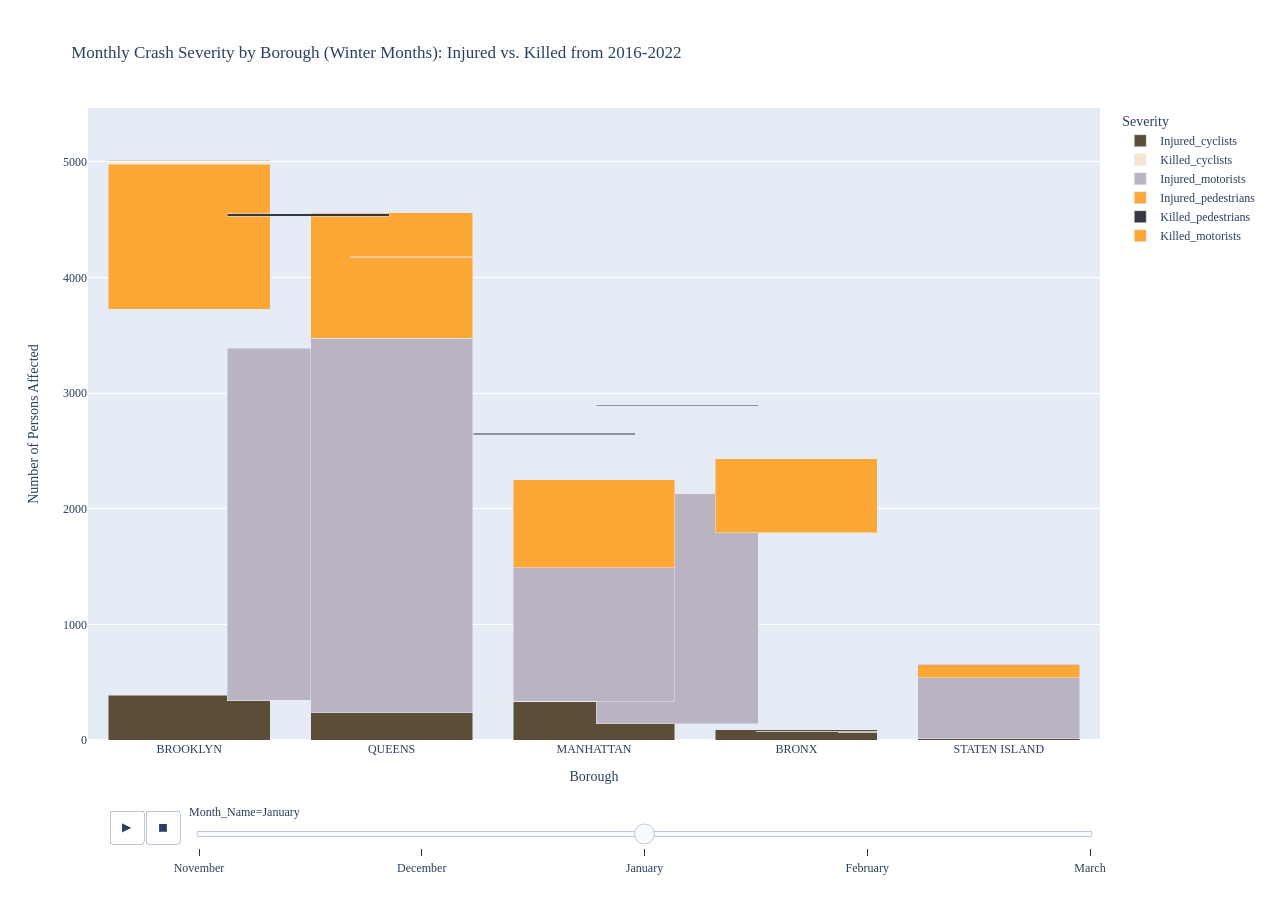
<file: visualizations/final_assignment/monthly_crash_severity_total2.html>
<html>
<head><meta charset="utf-8" /></head>
<body>
    <div>                        <script type="text/javascript">window.PlotlyConfig = {MathJaxConfig: 'local'};</script>
        <script charset="utf-8" src="https://cdn.plot.ly/plotly-2.35.2.min.js"></script>                <div id="dd5fe4f7-6016-4428-8b70-e60371b92c3c" class="plotly-graph-div" style="height:100%; width:100%;"></div>            <script type="text/javascript">                                    window.PLOTLYENV=window.PLOTLYENV || {};                                    if (document.getElementById("dd5fe4f7-6016-4428-8b70-e60371b92c3c")) {                    Plotly.newPlot(                        "dd5fe4f7-6016-4428-8b70-e60371b92c3c",                        [{"alignmentgroup":"True","hovertemplate":"Severity=Injured_cyclists\u003cbr\u003eMonth_Name=November\u003cbr\u003eBorough=%{x}\u003cbr\u003eNumber of Persons Affected=%{y}\u003cextra\u003e\u003c\u002fextra\u003e","legendgroup":"Injured_cyclists","marker":{"color":"#5c4d38","pattern":{"shape":""}},"name":"Injured_cyclists","offsetgroup":"Injured_cyclists","orientation":"v","showlegend":true,"textposition":"auto","x":["BRONX","BROOKLYN","STATEN ISLAND","MANHATTAN","QUEENS"],"xaxis":"x","y":[165.0,561.0,18.0,474.0,333.0],"yaxis":"y","type":"bar"},{"alignmentgroup":"True","hovertemplate":"Severity=Killed_cyclists\u003cbr\u003eMonth_Name=November\u003cbr\u003eBorough=%{x}\u003cbr\u003eNumber of Persons Affected=%{y}\u003cextra\u003e\u003c\u002fextra\u003e","legendgroup":"Killed_cyclists","marker":{"color":"#f6e6cf","pattern":{"shape":""}},"name":"Killed_cyclists","offsetgroup":"Killed_cyclists","orientation":"v","showlegend":true,"textposition":"auto","x":["MANHATTAN","QUEENS","STATEN ISLAND","BROOKLYN","BRONX"],"xaxis":"x","y":[3.0,1.0,0.0,2.0,1.0],"yaxis":"y","type":"bar"},{"alignmentgroup":"True","hovertemplate":"Severity=Injured_motorists\u003cbr\u003eMonth_Name=November\u003cbr\u003eBorough=%{x}\u003cbr\u003eNumber of Persons Affected=%{y}\u003cextra\u003e\u003c\u002fextra\u003e","legendgroup":"Injured_motorists","marker":{"color":"#bab4c2","pattern":{"shape":""}},"name":"Injured_motorists","offsetgroup":"Injured_motorists","orientation":"v","showlegend":true,"textposition":"auto","x":["BRONX","BROOKLYN","MANHATTAN","QUEENS","STATEN ISLAND"],"xaxis":"x","y":[1751.0,3179.0,1169.0,3374.0,537.0],"yaxis":"y","type":"bar"},{"alignmentgroup":"True","hovertemplate":"Severity=Injured_pedestrians\u003cbr\u003eMonth_Name=November\u003cbr\u003eBorough=%{x}\u003cbr\u003eNumber of Persons Affected=%{y}\u003cextra\u003e\u003c\u002fextra\u003e","legendgroup":"Injured_pedestrians","marker":{"color":"#fda736","pattern":{"shape":""}},"name":"Injured_pedestrians","offsetgroup":"Injured_pedestrians","orientation":"v","showlegend":true,"textposition":"auto","x":["STATEN ISLAND","QUEENS","MANHATTAN","BRONX","BROOKLYN"],"xaxis":"x","y":[103.0,1000.0,655.0,591.0,1154.0],"yaxis":"y","type":"bar"},{"alignmentgroup":"True","hovertemplate":"Severity=Killed_pedestrians\u003cbr\u003eMonth_Name=November\u003cbr\u003eBorough=%{x}\u003cbr\u003eNumber of Persons Affected=%{y}\u003cextra\u003e\u003c\u002fextra\u003e","legendgroup":"Killed_pedestrians","marker":{"color":"#343843","pattern":{"shape":""}},"name":"Killed_pedestrians","offsetgroup":"Killed_pedestrians","orientation":"v","showlegend":true,"textposition":"auto","x":["STATEN ISLAND","QUEENS","MANHATTAN","BROOKLYN","BRONX"],"xaxis":"x","y":[0.0,22.0,12.0,15.0,7.0],"yaxis":"y","type":"bar"},{"alignmentgroup":"True","hovertemplate":"Severity=Killed_motorists\u003cbr\u003eMonth_Name=November\u003cbr\u003eBorough=%{x}\u003cbr\u003eNumber of Persons Affected=%{y}\u003cextra\u003e\u003c\u002fextra\u003e","legendgroup":"Killed_motorists","marker":{"color":"#fda736","pattern":{"shape":""}},"name":"Killed_motorists","offsetgroup":"Killed_motorists","orientation":"v","showlegend":true,"textposition":"auto","x":["QUEENS","MANHATTAN","STATEN ISLAND","BRONX","BROOKLYN"],"xaxis":"x","y":[13.0,2.0,0.0,1.0,5.0],"yaxis":"y","type":"bar"}],                        {"template":{"data":{"histogram2dcontour":[{"type":"histogram2dcontour","colorbar":{"outlinewidth":0,"ticks":""},"colorscale":[[0.0,"#0d0887"],[0.1111111111111111,"#46039f"],[0.2222222222222222,"#7201a8"],[0.3333333333333333,"#9c179e"],[0.4444444444444444,"#bd3786"],[0.5555555555555556,"#d8576b"],[0.6666666666666666,"#ed7953"],[0.7777777777777778,"#fb9f3a"],[0.8888888888888888,"#fdca26"],[1.0,"#f0f921"]]}],"choropleth":[{"type":"choropleth","colorbar":{"outlinewidth":0,"ticks":""}}],"histogram2d":[{"type":"histogram2d","colorbar":{"outlinewidth":0,"ticks":""},"colorscale":[[0.0,"#0d0887"],[0.1111111111111111,"#46039f"],[0.2222222222222222,"#7201a8"],[0.3333333333333333,"#9c179e"],[0.4444444444444444,"#bd3786"],[0.5555555555555556,"#d8576b"],[0.6666666666666666,"#ed7953"],[0.7777777777777778,"#fb9f3a"],[0.8888888888888888,"#fdca26"],[1.0,"#f0f921"]]}],"heatmap":[{"type":"heatmap","colorbar":{"outlinewidth":0,"ticks":""},"colorscale":[[0.0,"#0d0887"],[0.1111111111111111,"#46039f"],[0.2222222222222222,"#7201a8"],[0.3333333333333333,"#9c179e"],[0.4444444444444444,"#bd3786"],[0.5555555555555556,"#d8576b"],[0.6666666666666666,"#ed7953"],[0.7777777777777778,"#fb9f3a"],[0.8888888888888888,"#fdca26"],[1.0,"#f0f921"]]}],"heatmapgl":[{"type":"heatmapgl","colorbar":{"outlinewidth":0,"ticks":""},"colorscale":[[0.0,"#0d0887"],[0.1111111111111111,"#46039f"],[0.2222222222222222,"#7201a8"],[0.3333333333333333,"#9c179e"],[0.4444444444444444,"#bd3786"],[0.5555555555555556,"#d8576b"],[0.6666666666666666,"#ed7953"],[0.7777777777777778,"#fb9f3a"],[0.8888888888888888,"#fdca26"],[1.0,"#f0f921"]]}],"contourcarpet":[{"type":"contourcarpet","colorbar":{"outlinewidth":0,"ticks":""}}],"contour":[{"type":"contour","colorbar":{"outlinewidth":0,"ticks":""},"colorscale":[[0.0,"#0d0887"],[0.1111111111111111,"#46039f"],[0.2222222222222222,"#7201a8"],[0.3333333333333333,"#9c179e"],[0.4444444444444444,"#bd3786"],[0.5555555555555556,"#d8576b"],[0.6666666666666666,"#ed7953"],[0.7777777777777778,"#fb9f3a"],[0.8888888888888888,"#fdca26"],[1.0,"#f0f921"]]}],"surface":[{"type":"surface","colorbar":{"outlinewidth":0,"ticks":""},"colorscale":[[0.0,"#0d0887"],[0.1111111111111111,"#46039f"],[0.2222222222222222,"#7201a8"],[0.3333333333333333,"#9c179e"],[0.4444444444444444,"#bd3786"],[0.5555555555555556,"#d8576b"],[0.6666666666666666,"#ed7953"],[0.7777777777777778,"#fb9f3a"],[0.8888888888888888,"#fdca26"],[1.0,"#f0f921"]]}],"mesh3d":[{"type":"mesh3d","colorbar":{"outlinewidth":0,"ticks":""}}],"scatter":[{"fillpattern":{"fillmode":"overlay","size":10,"solidity":0.2},"type":"scatter"}],"parcoords":[{"type":"parcoords","line":{"colorbar":{"outlinewidth":0,"ticks":""}}}],"scatterpolargl":[{"type":"scatterpolargl","marker":{"colorbar":{"outlinewidth":0,"ticks":""}}}],"bar":[{"error_x":{"color":"#2a3f5f"},"error_y":{"color":"#2a3f5f"},"marker":{"line":{"color":"#E5ECF6","width":0.5},"pattern":{"fillmode":"overlay","size":10,"solidity":0.2}},"type":"bar"}],"scattergeo":[{"type":"scattergeo","marker":{"colorbar":{"outlinewidth":0,"ticks":""}}}],"scatterpolar":[{"type":"scatterpolar","marker":{"colorbar":{"outlinewidth":0,"ticks":""}}}],"histogram":[{"marker":{"pattern":{"fillmode":"overlay","size":10,"solidity":0.2}},"type":"histogram"}],"scattergl":[{"type":"scattergl","marker":{"colorbar":{"outlinewidth":0,"ticks":""}}}],"scatter3d":[{"type":"scatter3d","line":{"colorbar":{"outlinewidth":0,"ticks":""}},"marker":{"colorbar":{"outlinewidth":0,"ticks":""}}}],"scattermapbox":[{"type":"scattermapbox","marker":{"colorbar":{"outlinewidth":0,"ticks":""}}}],"scatterternary":[{"type":"scatterternary","marker":{"colorbar":{"outlinewidth":0,"ticks":""}}}],"scattercarpet":[{"type":"scattercarpet","marker":{"colorbar":{"outlinewidth":0,"ticks":""}}}],"carpet":[{"aaxis":{"endlinecolor":"#2a3f5f","gridcolor":"white","linecolor":"white","minorgridcolor":"white","startlinecolor":"#2a3f5f"},"baxis":{"endlinecolor":"#2a3f5f","gridcolor":"white","linecolor":"white","minorgridcolor":"white","startlinecolor":"#2a3f5f"},"type":"carpet"}],"table":[{"cells":{"fill":{"color":"#EBF0F8"},"line":{"color":"white"}},"header":{"fill":{"color":"#C8D4E3"},"line":{"color":"white"}},"type":"table"}],"barpolar":[{"marker":{"line":{"color":"#E5ECF6","width":0.5},"pattern":{"fillmode":"overlay","size":10,"solidity":0.2}},"type":"barpolar"}],"pie":[{"automargin":true,"type":"pie"}]},"layout":{"autotypenumbers":"strict","colorway":["#636efa","#EF553B","#00cc96","#ab63fa","#FFA15A","#19d3f3","#FF6692","#B6E880","#FF97FF","#FECB52"],"font":{"color":"#2a3f5f"},"hovermode":"closest","hoverlabel":{"align":"left"},"paper_bgcolor":"white","plot_bgcolor":"#E5ECF6","polar":{"bgcolor":"#E5ECF6","angularaxis":{"gridcolor":"white","linecolor":"white","ticks":""},"radialaxis":{"gridcolor":"white","linecolor":"white","ticks":""}},"ternary":{"bgcolor":"#E5ECF6","aaxis":{"gridcolor":"white","linecolor":"white","ticks":""},"baxis":{"gridcolor":"white","linecolor":"white","ticks":""},"caxis":{"gridcolor":"white","linecolor":"white","ticks":""}},"coloraxis":{"colorbar":{"outlinewidth":0,"ticks":""}},"colorscale":{"sequential":[[0.0,"#0d0887"],[0.1111111111111111,"#46039f"],[0.2222222222222222,"#7201a8"],[0.3333333333333333,"#9c179e"],[0.4444444444444444,"#bd3786"],[0.5555555555555556,"#d8576b"],[0.6666666666666666,"#ed7953"],[0.7777777777777778,"#fb9f3a"],[0.8888888888888888,"#fdca26"],[1.0,"#f0f921"]],"sequentialminus":[[0.0,"#0d0887"],[0.1111111111111111,"#46039f"],[0.2222222222222222,"#7201a8"],[0.3333333333333333,"#9c179e"],[0.4444444444444444,"#bd3786"],[0.5555555555555556,"#d8576b"],[0.6666666666666666,"#ed7953"],[0.7777777777777778,"#fb9f3a"],[0.8888888888888888,"#fdca26"],[1.0,"#f0f921"]],"diverging":[[0,"#8e0152"],[0.1,"#c51b7d"],[0.2,"#de77ae"],[0.3,"#f1b6da"],[0.4,"#fde0ef"],[0.5,"#f7f7f7"],[0.6,"#e6f5d0"],[0.7,"#b8e186"],[0.8,"#7fbc41"],[0.9,"#4d9221"],[1,"#276419"]]},"xaxis":{"gridcolor":"white","linecolor":"white","ticks":"","title":{"standoff":15},"zerolinecolor":"white","automargin":true,"zerolinewidth":2},"yaxis":{"gridcolor":"white","linecolor":"white","ticks":"","title":{"standoff":15},"zerolinecolor":"white","automargin":true,"zerolinewidth":2},"scene":{"xaxis":{"backgroundcolor":"#E5ECF6","gridcolor":"white","linecolor":"white","showbackground":true,"ticks":"","zerolinecolor":"white","gridwidth":2},"yaxis":{"backgroundcolor":"#E5ECF6","gridcolor":"white","linecolor":"white","showbackground":true,"ticks":"","zerolinecolor":"white","gridwidth":2},"zaxis":{"backgroundcolor":"#E5ECF6","gridcolor":"white","linecolor":"white","showbackground":true,"ticks":"","zerolinecolor":"white","gridwidth":2}},"shapedefaults":{"line":{"color":"#2a3f5f"}},"annotationdefaults":{"arrowcolor":"#2a3f5f","arrowhead":0,"arrowwidth":1},"geo":{"bgcolor":"white","landcolor":"#E5ECF6","subunitcolor":"white","showland":true,"showlakes":true,"lakecolor":"white"},"title":{"x":0.05},"mapbox":{"style":"light"}}},"xaxis":{"anchor":"y","domain":[0.0,1.0],"title":{"text":"Borough"},"categoryorder":"array","categoryarray":["BROOKLYN","QUEENS","MANHATTAN","BRONX","STATEN ISLAND"]},"yaxis":{"anchor":"x","domain":[0.0,1.0],"title":{"text":"Number of Persons Affected"},"range":[0,5465.6]},"legend":{"title":{"text":"Severity"},"tracegroupgap":0},"title":{"text":"Monthly Crash Severity by Borough (Winter Months): Injured vs. Killed from 2016-2022"},"barmode":"stack","updatemenus":[{"buttons":[{"args":[null,{"frame":{"duration":0,"redraw":true},"mode":"immediate","fromcurrent":true,"transition":{"duration":0,"easing":"linear"}}],"label":"&#9654;","method":"animate"},{"args":[[null],{"frame":{"duration":0,"redraw":true},"mode":"immediate","fromcurrent":true,"transition":{"duration":0,"easing":"linear"}}],"label":"&#9724;","method":"animate"}],"direction":"left","pad":{"r":10,"t":70},"showactive":false,"type":"buttons","x":0.1,"xanchor":"right","y":0,"yanchor":"top"}],"sliders":[{"active":0,"currentvalue":{"prefix":"Month_Name="},"len":0.9,"pad":{"b":10,"t":60},"steps":[{"args":[["November"],{"frame":{"duration":0,"redraw":true},"mode":"immediate","fromcurrent":true,"transition":{"duration":0,"easing":"linear"}}],"label":"November","method":"animate"},{"args":[["December"],{"frame":{"duration":0,"redraw":true},"mode":"immediate","fromcurrent":true,"transition":{"duration":0,"easing":"linear"}}],"label":"December","method":"animate"},{"args":[["January"],{"frame":{"duration":0,"redraw":true},"mode":"immediate","fromcurrent":true,"transition":{"duration":0,"easing":"linear"}}],"label":"January","method":"animate"},{"args":[["February"],{"frame":{"duration":0,"redraw":true},"mode":"immediate","fromcurrent":true,"transition":{"duration":0,"easing":"linear"}}],"label":"February","method":"animate"},{"args":[["March"],{"frame":{"duration":0,"redraw":true},"mode":"immediate","fromcurrent":true,"transition":{"duration":0,"easing":"linear"}}],"label":"March","method":"animate"}],"x":0.1,"xanchor":"left","y":0,"yanchor":"top"}],"font":{"family":"'Libre Baskerville'"}},                        {"responsive": true}                    ).then(function(){
                            Plotly.addFrames('dd5fe4f7-6016-4428-8b70-e60371b92c3c', [{"data":[{"alignmentgroup":"True","hovertemplate":"Severity=Injured_cyclists\u003cbr\u003eMonth_Name=November\u003cbr\u003eBorough=%{x}\u003cbr\u003eNumber of Persons Affected=%{y}\u003cextra\u003e\u003c\u002fextra\u003e","legendgroup":"Injured_cyclists","marker":{"color":"#5c4d38","pattern":{"shape":""}},"name":"Injured_cyclists","offsetgroup":"Injured_cyclists","orientation":"v","showlegend":true,"textposition":"auto","x":["BRONX","BROOKLYN","STATEN ISLAND","MANHATTAN","QUEENS"],"xaxis":"x","y":[165.0,561.0,18.0,474.0,333.0],"yaxis":"y","type":"bar"},{"alignmentgroup":"True","hovertemplate":"Severity=Killed_cyclists\u003cbr\u003eMonth_Name=November\u003cbr\u003eBorough=%{x}\u003cbr\u003eNumber of Persons Affected=%{y}\u003cextra\u003e\u003c\u002fextra\u003e","legendgroup":"Killed_cyclists","marker":{"color":"#f6e6cf","pattern":{"shape":""}},"name":"Killed_cyclists","offsetgroup":"Killed_cyclists","orientation":"v","showlegend":true,"textposition":"auto","x":["MANHATTAN","QUEENS","STATEN ISLAND","BROOKLYN","BRONX"],"xaxis":"x","y":[3.0,1.0,0.0,2.0,1.0],"yaxis":"y","type":"bar"},{"alignmentgroup":"True","hovertemplate":"Severity=Injured_motorists\u003cbr\u003eMonth_Name=November\u003cbr\u003eBorough=%{x}\u003cbr\u003eNumber of Persons Affected=%{y}\u003cextra\u003e\u003c\u002fextra\u003e","legendgroup":"Injured_motorists","marker":{"color":"#bab4c2","pattern":{"shape":""}},"name":"Injured_motorists","offsetgroup":"Injured_motorists","orientation":"v","showlegend":true,"textposition":"auto","x":["BRONX","BROOKLYN","MANHATTAN","QUEENS","STATEN ISLAND"],"xaxis":"x","y":[1751.0,3179.0,1169.0,3374.0,537.0],"yaxis":"y","type":"bar"},{"alignmentgroup":"True","hovertemplate":"Severity=Injured_pedestrians\u003cbr\u003eMonth_Name=November\u003cbr\u003eBorough=%{x}\u003cbr\u003eNumber of Persons Affected=%{y}\u003cextra\u003e\u003c\u002fextra\u003e","legendgroup":"Injured_pedestrians","marker":{"color":"#fda736","pattern":{"shape":""}},"name":"Injured_pedestrians","offsetgroup":"Injured_pedestrians","orientation":"v","showlegend":true,"textposition":"auto","x":["STATEN ISLAND","QUEENS","MANHATTAN","BRONX","BROOKLYN"],"xaxis":"x","y":[103.0,1000.0,655.0,591.0,1154.0],"yaxis":"y","type":"bar"},{"alignmentgroup":"True","hovertemplate":"Severity=Killed_pedestrians\u003cbr\u003eMonth_Name=November\u003cbr\u003eBorough=%{x}\u003cbr\u003eNumber of Persons Affected=%{y}\u003cextra\u003e\u003c\u002fextra\u003e","legendgroup":"Killed_pedestrians","marker":{"color":"#343843","pattern":{"shape":""}},"name":"Killed_pedestrians","offsetgroup":"Killed_pedestrians","orientation":"v","showlegend":true,"textposition":"auto","x":["STATEN ISLAND","QUEENS","MANHATTAN","BROOKLYN","BRONX"],"xaxis":"x","y":[0.0,22.0,12.0,15.0,7.0],"yaxis":"y","type":"bar"},{"alignmentgroup":"True","hovertemplate":"Severity=Killed_motorists\u003cbr\u003eMonth_Name=November\u003cbr\u003eBorough=%{x}\u003cbr\u003eNumber of Persons Affected=%{y}\u003cextra\u003e\u003c\u002fextra\u003e","legendgroup":"Killed_motorists","marker":{"color":"#fda736","pattern":{"shape":""}},"name":"Killed_motorists","offsetgroup":"Killed_motorists","orientation":"v","showlegend":true,"textposition":"auto","x":["QUEENS","MANHATTAN","STATEN ISLAND","BRONX","BROOKLYN"],"xaxis":"x","y":[13.0,2.0,0.0,1.0,5.0],"yaxis":"y","type":"bar"}],"name":"November"},{"data":[{"alignmentgroup":"True","hovertemplate":"Severity=Injured_cyclists\u003cbr\u003eMonth_Name=December\u003cbr\u003eBorough=%{x}\u003cbr\u003eNumber of Persons Affected=%{y}\u003cextra\u003e\u003c\u002fextra\u003e","legendgroup":"Injured_cyclists","marker":{"color":"#5c4d38","pattern":{"shape":""}},"name":"Injured_cyclists","offsetgroup":"Injured_cyclists","orientation":"v","showlegend":true,"textposition":"auto","x":["BRONX","BROOKLYN","MANHATTAN","QUEENS","STATEN ISLAND"],"xaxis":"x","y":[94.0,408.0,344.0,244.0,12.0],"yaxis":"y","type":"bar"},{"alignmentgroup":"True","hovertemplate":"Severity=Killed_cyclists\u003cbr\u003eMonth_Name=December\u003cbr\u003eBorough=%{x}\u003cbr\u003eNumber of Persons Affected=%{y}\u003cextra\u003e\u003c\u002fextra\u003e","legendgroup":"Killed_cyclists","marker":{"color":"#f6e6cf","pattern":{"shape":""}},"name":"Killed_cyclists","offsetgroup":"Killed_cyclists","orientation":"v","showlegend":true,"textposition":"auto","x":["BRONX","BROOKLYN","MANHATTAN","QUEENS","STATEN ISLAND"],"xaxis":"x","y":[0.0,3.0,2.0,1.0,0.0],"yaxis":"y","type":"bar"},{"alignmentgroup":"True","hovertemplate":"Severity=Injured_motorists\u003cbr\u003eMonth_Name=December\u003cbr\u003eBorough=%{x}\u003cbr\u003eNumber of Persons Affected=%{y}\u003cextra\u003e\u003c\u002fextra\u003e","legendgroup":"Injured_motorists","marker":{"color":"#bab4c2","pattern":{"shape":""}},"name":"Injured_motorists","offsetgroup":"Injured_motorists","orientation":"v","showlegend":true,"textposition":"auto","x":["BRONX","BROOKLYN","MANHATTAN","QUEENS","STATEN ISLAND"],"xaxis":"x","y":[1747.0,3416.0,1182.0,3330.0,525.0],"yaxis":"y","type":"bar"},{"alignmentgroup":"True","hovertemplate":"Severity=Injured_pedestrians\u003cbr\u003eMonth_Name=December\u003cbr\u003eBorough=%{x}\u003cbr\u003eNumber of Persons Affected=%{y}\u003cextra\u003e\u003c\u002fextra\u003e","legendgroup":"Injured_pedestrians","marker":{"color":"#fda736","pattern":{"shape":""}},"name":"Injured_pedestrians","offsetgroup":"Injured_pedestrians","orientation":"v","showlegend":true,"textposition":"auto","x":["STATEN ISLAND","QUEENS","MANHATTAN","BROOKLYN","BRONX"],"xaxis":"x","y":[121.0,1121.0,777.0,1281.0,660.0],"yaxis":"y","type":"bar"},{"alignmentgroup":"True","hovertemplate":"Severity=Killed_pedestrians\u003cbr\u003eMonth_Name=December\u003cbr\u003eBorough=%{x}\u003cbr\u003eNumber of Persons Affected=%{y}\u003cextra\u003e\u003c\u002fextra\u003e","legendgroup":"Killed_pedestrians","marker":{"color":"#343843","pattern":{"shape":""}},"name":"Killed_pedestrians","offsetgroup":"Killed_pedestrians","orientation":"v","showlegend":true,"textposition":"auto","x":["BROOKLYN","BRONX","QUEENS","MANHATTAN","STATEN ISLAND"],"xaxis":"x","y":[28.0,5.0,9.0,16.0,3.0],"yaxis":"y","type":"bar"},{"alignmentgroup":"True","hovertemplate":"Severity=Killed_motorists\u003cbr\u003eMonth_Name=December\u003cbr\u003eBorough=%{x}\u003cbr\u003eNumber of Persons Affected=%{y}\u003cextra\u003e\u003c\u002fextra\u003e","legendgroup":"Killed_motorists","marker":{"color":"#fda736","pattern":{"shape":""}},"name":"Killed_motorists","offsetgroup":"Killed_motorists","orientation":"v","showlegend":true,"textposition":"auto","x":["BRONX","BROOKLYN","MANHATTAN","QUEENS","STATEN ISLAND"],"xaxis":"x","y":[3.0,10.0,1.0,2.0,2.0],"yaxis":"y","type":"bar"}],"name":"December"},{"data":[{"alignmentgroup":"True","hovertemplate":"Severity=Injured_cyclists\u003cbr\u003eMonth_Name=January\u003cbr\u003eBorough=%{x}\u003cbr\u003eNumber of Persons Affected=%{y}\u003cextra\u003e\u003c\u002fextra\u003e","legendgroup":"Injured_cyclists","marker":{"color":"#5c4d38","pattern":{"shape":""}},"name":"Injured_cyclists","offsetgroup":"Injured_cyclists","orientation":"v","showlegend":true,"textposition":"auto","x":["BRONX","BROOKLYN","MANHATTAN","QUEENS","STATEN ISLAND"],"xaxis":"x","y":[76.0,324.0,287.0,203.0,11.0],"yaxis":"y","type":"bar"},{"alignmentgroup":"True","hovertemplate":"Severity=Killed_cyclists\u003cbr\u003eMonth_Name=January\u003cbr\u003eBorough=%{x}\u003cbr\u003eNumber of Persons Affected=%{y}\u003cextra\u003e\u003c\u002fextra\u003e","legendgroup":"Killed_cyclists","marker":{"color":"#f6e6cf","pattern":{"shape":""}},"name":"Killed_cyclists","offsetgroup":"Killed_cyclists","orientation":"v","showlegend":true,"textposition":"auto","x":["STATEN ISLAND","BRONX","BROOKLYN","QUEENS","MANHATTAN"],"xaxis":"x","y":[0.0,0.0,4.0,0.0,1.0],"yaxis":"y","type":"bar"},{"alignmentgroup":"True","hovertemplate":"Severity=Injured_motorists\u003cbr\u003eMonth_Name=January\u003cbr\u003eBorough=%{x}\u003cbr\u003eNumber of Persons Affected=%{y}\u003cextra\u003e\u003c\u002fextra\u003e","legendgroup":"Injured_motorists","marker":{"color":"#bab4c2","pattern":{"shape":""}},"name":"Injured_motorists","offsetgroup":"Injured_motorists","orientation":"v","showlegend":true,"textposition":"auto","x":["BROOKLYN","BRONX","MANHATTAN","QUEENS","STATEN ISLAND"],"xaxis":"x","y":[2989.0,1520.0,1052.0,2860.0,529.0],"yaxis":"y","type":"bar"},{"alignmentgroup":"True","hovertemplate":"Severity=Injured_pedestrians\u003cbr\u003eMonth_Name=January\u003cbr\u003eBorough=%{x}\u003cbr\u003eNumber of Persons Affected=%{y}\u003cextra\u003e\u003c\u002fextra\u003e","legendgroup":"Injured_pedestrians","marker":{"color":"#fda736","pattern":{"shape":""}},"name":"Injured_pedestrians","offsetgroup":"Injured_pedestrians","orientation":"v","showlegend":true,"textposition":"auto","x":["STATEN ISLAND","QUEENS","MANHATTAN","BROOKLYN","BRONX"],"xaxis":"x","y":[91.0,946.0,689.0,1142.0,556.0],"yaxis":"y","type":"bar"},{"alignmentgroup":"True","hovertemplate":"Severity=Killed_pedestrians\u003cbr\u003eMonth_Name=January\u003cbr\u003eBorough=%{x}\u003cbr\u003eNumber of Persons Affected=%{y}\u003cextra\u003e\u003c\u002fextra\u003e","legendgroup":"Killed_pedestrians","marker":{"color":"#343843","pattern":{"shape":""}},"name":"Killed_pedestrians","offsetgroup":"Killed_pedestrians","orientation":"v","showlegend":true,"textposition":"auto","x":["BRONX","BROOKLYN","MANHATTAN","QUEENS","STATEN ISLAND"],"xaxis":"x","y":[5.0,21.0,5.0,14.0,4.0],"yaxis":"y","type":"bar"},{"alignmentgroup":"True","hovertemplate":"Severity=Killed_motorists\u003cbr\u003eMonth_Name=January\u003cbr\u003eBorough=%{x}\u003cbr\u003eNumber of Persons Affected=%{y}\u003cextra\u003e\u003c\u002fextra\u003e","legendgroup":"Killed_motorists","marker":{"color":"#fda736","pattern":{"shape":""}},"name":"Killed_motorists","offsetgroup":"Killed_motorists","orientation":"v","showlegend":true,"textposition":"auto","x":["BRONX","BROOKLYN","MANHATTAN","QUEENS","STATEN ISLAND"],"xaxis":"x","y":[3.0,3.0,1.0,9.0,3.0],"yaxis":"y","type":"bar"}],"name":"January"},{"data":[{"alignmentgroup":"True","hovertemplate":"Severity=Injured_cyclists\u003cbr\u003eMonth_Name=February\u003cbr\u003eBorough=%{x}\u003cbr\u003eNumber of Persons Affected=%{y}\u003cextra\u003e\u003c\u002fextra\u003e","legendgroup":"Injured_cyclists","marker":{"color":"#5c4d38","pattern":{"shape":""}},"name":"Injured_cyclists","offsetgroup":"Injured_cyclists","orientation":"v","showlegend":true,"textposition":"auto","x":["STATEN ISLAND","QUEENS","MANHATTAN","BROOKLYN","BRONX"],"xaxis":"x","y":[4.0,142.0,300.0,283.0,86.0],"yaxis":"y","type":"bar"},{"alignmentgroup":"True","hovertemplate":"Severity=Killed_cyclists\u003cbr\u003eMonth_Name=February\u003cbr\u003eBorough=%{x}\u003cbr\u003eNumber of Persons Affected=%{y}\u003cextra\u003e\u003c\u002fextra\u003e","legendgroup":"Killed_cyclists","marker":{"color":"#f6e6cf","pattern":{"shape":""}},"name":"Killed_cyclists","offsetgroup":"Killed_cyclists","orientation":"v","showlegend":true,"textposition":"auto","x":["BRONX","STATEN ISLAND","QUEENS","MANHATTAN","BROOKLYN"],"xaxis":"x","y":[0.0,0.0,0.0,2.0,0.0],"yaxis":"y","type":"bar"},{"alignmentgroup":"True","hovertemplate":"Severity=Injured_motorists\u003cbr\u003eMonth_Name=February\u003cbr\u003eBorough=%{x}\u003cbr\u003eNumber of Persons Affected=%{y}\u003cextra\u003e\u003c\u002fextra\u003e","legendgroup":"Injured_motorists","marker":{"color":"#bab4c2","pattern":{"shape":""}},"name":"Injured_motorists","offsetgroup":"Injured_motorists","orientation":"v","showlegend":true,"textposition":"auto","x":["STATEN ISLAND","QUEENS","BROOKLYN","MANHATTAN","BRONX"],"xaxis":"x","y":[418.0,2568.0,2722.0,1013.0,1431.0],"yaxis":"y","type":"bar"},{"alignmentgroup":"True","hovertemplate":"Severity=Injured_pedestrians\u003cbr\u003eMonth_Name=February\u003cbr\u003eBorough=%{x}\u003cbr\u003eNumber of Persons Affected=%{y}\u003cextra\u003e\u003c\u002fextra\u003e","legendgroup":"Injured_pedestrians","marker":{"color":"#fda736","pattern":{"shape":""}},"name":"Injured_pedestrians","offsetgroup":"Injured_pedestrians","orientation":"v","showlegend":true,"textposition":"auto","x":["STATEN ISLAND","QUEENS","MANHATTAN","BROOKLYN","BRONX"],"xaxis":"x","y":[83.0,860.0,713.0,973.0,504.0],"yaxis":"y","type":"bar"},{"alignmentgroup":"True","hovertemplate":"Severity=Killed_pedestrians\u003cbr\u003eMonth_Name=February\u003cbr\u003eBorough=%{x}\u003cbr\u003eNumber of Persons Affected=%{y}\u003cextra\u003e\u003c\u002fextra\u003e","legendgroup":"Killed_pedestrians","marker":{"color":"#343843","pattern":{"shape":""}},"name":"Killed_pedestrians","offsetgroup":"Killed_pedestrians","orientation":"v","showlegend":true,"textposition":"auto","x":["BRONX","BROOKLYN","MANHATTAN","QUEENS","STATEN ISLAND"],"xaxis":"x","y":[3.0,17.0,12.0,19.0,4.0],"yaxis":"y","type":"bar"},{"alignmentgroup":"True","hovertemplate":"Severity=Killed_motorists\u003cbr\u003eMonth_Name=February\u003cbr\u003eBorough=%{x}\u003cbr\u003eNumber of Persons Affected=%{y}\u003cextra\u003e\u003c\u002fextra\u003e","legendgroup":"Killed_motorists","marker":{"color":"#fda736","pattern":{"shape":""}},"name":"Killed_motorists","offsetgroup":"Killed_motorists","orientation":"v","showlegend":true,"textposition":"auto","x":["BRONX","BROOKLYN","MANHATTAN","QUEENS","STATEN ISLAND"],"xaxis":"x","y":[1.0,5.0,2.0,8.0,2.0],"yaxis":"y","type":"bar"}],"name":"February"},{"data":[{"alignmentgroup":"True","hovertemplate":"Severity=Injured_cyclists\u003cbr\u003eMonth_Name=March\u003cbr\u003eBorough=%{x}\u003cbr\u003eNumber of Persons Affected=%{y}\u003cextra\u003e\u003c\u002fextra\u003e","legendgroup":"Injured_cyclists","marker":{"color":"#5c4d38","pattern":{"shape":""}},"name":"Injured_cyclists","offsetgroup":"Injured_cyclists","orientation":"v","showlegend":true,"textposition":"auto","x":["STATEN ISLAND","QUEENS","MANHATTAN","BROOKLYN","BRONX"],"xaxis":"x","y":[16.0,202.0,387.0,450.0,106.0],"yaxis":"y","type":"bar"},{"alignmentgroup":"True","hovertemplate":"Severity=Killed_cyclists\u003cbr\u003eMonth_Name=March\u003cbr\u003eBorough=%{x}\u003cbr\u003eNumber of Persons Affected=%{y}\u003cextra\u003e\u003c\u002fextra\u003e","legendgroup":"Killed_cyclists","marker":{"color":"#f6e6cf","pattern":{"shape":""}},"name":"Killed_cyclists","offsetgroup":"Killed_cyclists","orientation":"v","showlegend":true,"textposition":"auto","x":["BROOKLYN","MANHATTAN","QUEENS","STATEN ISLAND","BRONX"],"xaxis":"x","y":[0.0,0.0,2.0,0.0,0.0],"yaxis":"y","type":"bar"},{"alignmentgroup":"True","hovertemplate":"Severity=Injured_motorists\u003cbr\u003eMonth_Name=March\u003cbr\u003eBorough=%{x}\u003cbr\u003eNumber of Persons Affected=%{y}\u003cextra\u003e\u003c\u002fextra\u003e","legendgroup":"Injured_motorists","marker":{"color":"#bab4c2","pattern":{"shape":""}},"name":"Injured_motorists","offsetgroup":"Injured_motorists","orientation":"v","showlegend":true,"textposition":"auto","x":["BRONX","BROOKLYN","MANHATTAN","QUEENS","STATEN ISLAND"],"xaxis":"x","y":[1777.0,3271.0,1224.0,3097.0,442.0],"yaxis":"y","type":"bar"},{"alignmentgroup":"True","hovertemplate":"Severity=Injured_pedestrians\u003cbr\u003eMonth_Name=March\u003cbr\u003eBorough=%{x}\u003cbr\u003eNumber of Persons Affected=%{y}\u003cextra\u003e\u003c\u002fextra\u003e","legendgroup":"Injured_pedestrians","marker":{"color":"#fda736","pattern":{"shape":""}},"name":"Injured_pedestrians","offsetgroup":"Injured_pedestrians","orientation":"v","showlegend":true,"textposition":"auto","x":["STATEN ISLAND","QUEENS","MANHATTAN","BROOKLYN","BRONX"],"xaxis":"x","y":[71.0,776.0,693.0,966.0,543.0],"yaxis":"y","type":"bar"},{"alignmentgroup":"True","hovertemplate":"Severity=Killed_pedestrians\u003cbr\u003eMonth_Name=March\u003cbr\u003eBorough=%{x}\u003cbr\u003eNumber of Persons Affected=%{y}\u003cextra\u003e\u003c\u002fextra\u003e","legendgroup":"Killed_pedestrians","marker":{"color":"#343843","pattern":{"shape":""}},"name":"Killed_pedestrians","offsetgroup":"Killed_pedestrians","orientation":"v","showlegend":true,"textposition":"auto","x":["BRONX","MANHATTAN","BROOKLYN","STATEN ISLAND","QUEENS"],"xaxis":"x","y":[7.0,4.0,13.0,4.0,12.0],"yaxis":"y","type":"bar"},{"alignmentgroup":"True","hovertemplate":"Severity=Killed_motorists\u003cbr\u003eMonth_Name=March\u003cbr\u003eBorough=%{x}\u003cbr\u003eNumber of Persons Affected=%{y}\u003cextra\u003e\u003c\u002fextra\u003e","legendgroup":"Killed_motorists","marker":{"color":"#fda736","pattern":{"shape":""}},"name":"Killed_motorists","offsetgroup":"Killed_motorists","orientation":"v","showlegend":true,"textposition":"auto","x":["QUEENS","MANHATTAN","BROOKLYN","BRONX","STATEN ISLAND"],"xaxis":"x","y":[3.0,0.0,4.0,3.0,2.0],"yaxis":"y","type":"bar"}],"name":"March"}]);
                        }).then(function(){
                            Plotly.animate('dd5fe4f7-6016-4428-8b70-e60371b92c3c', null);
                        })                };                            </script>        </div>
</body>
</html>
</file>
